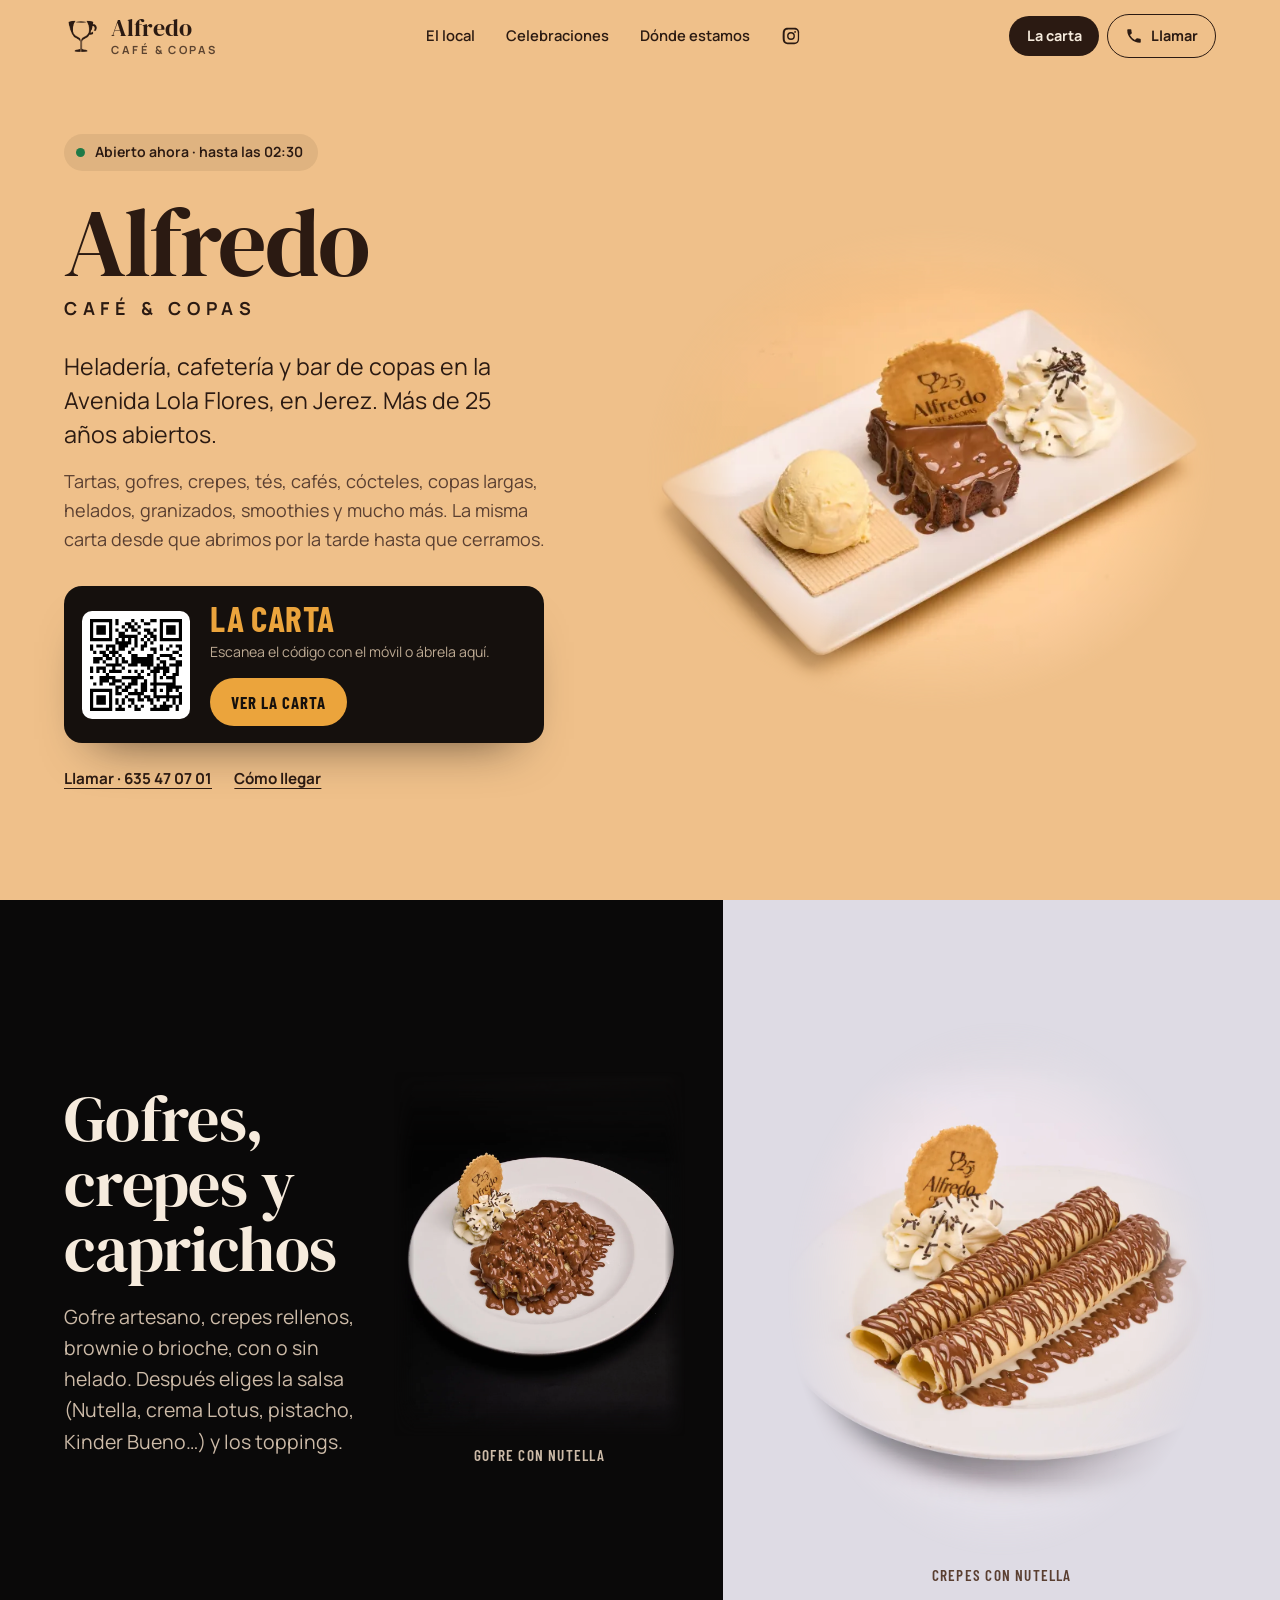
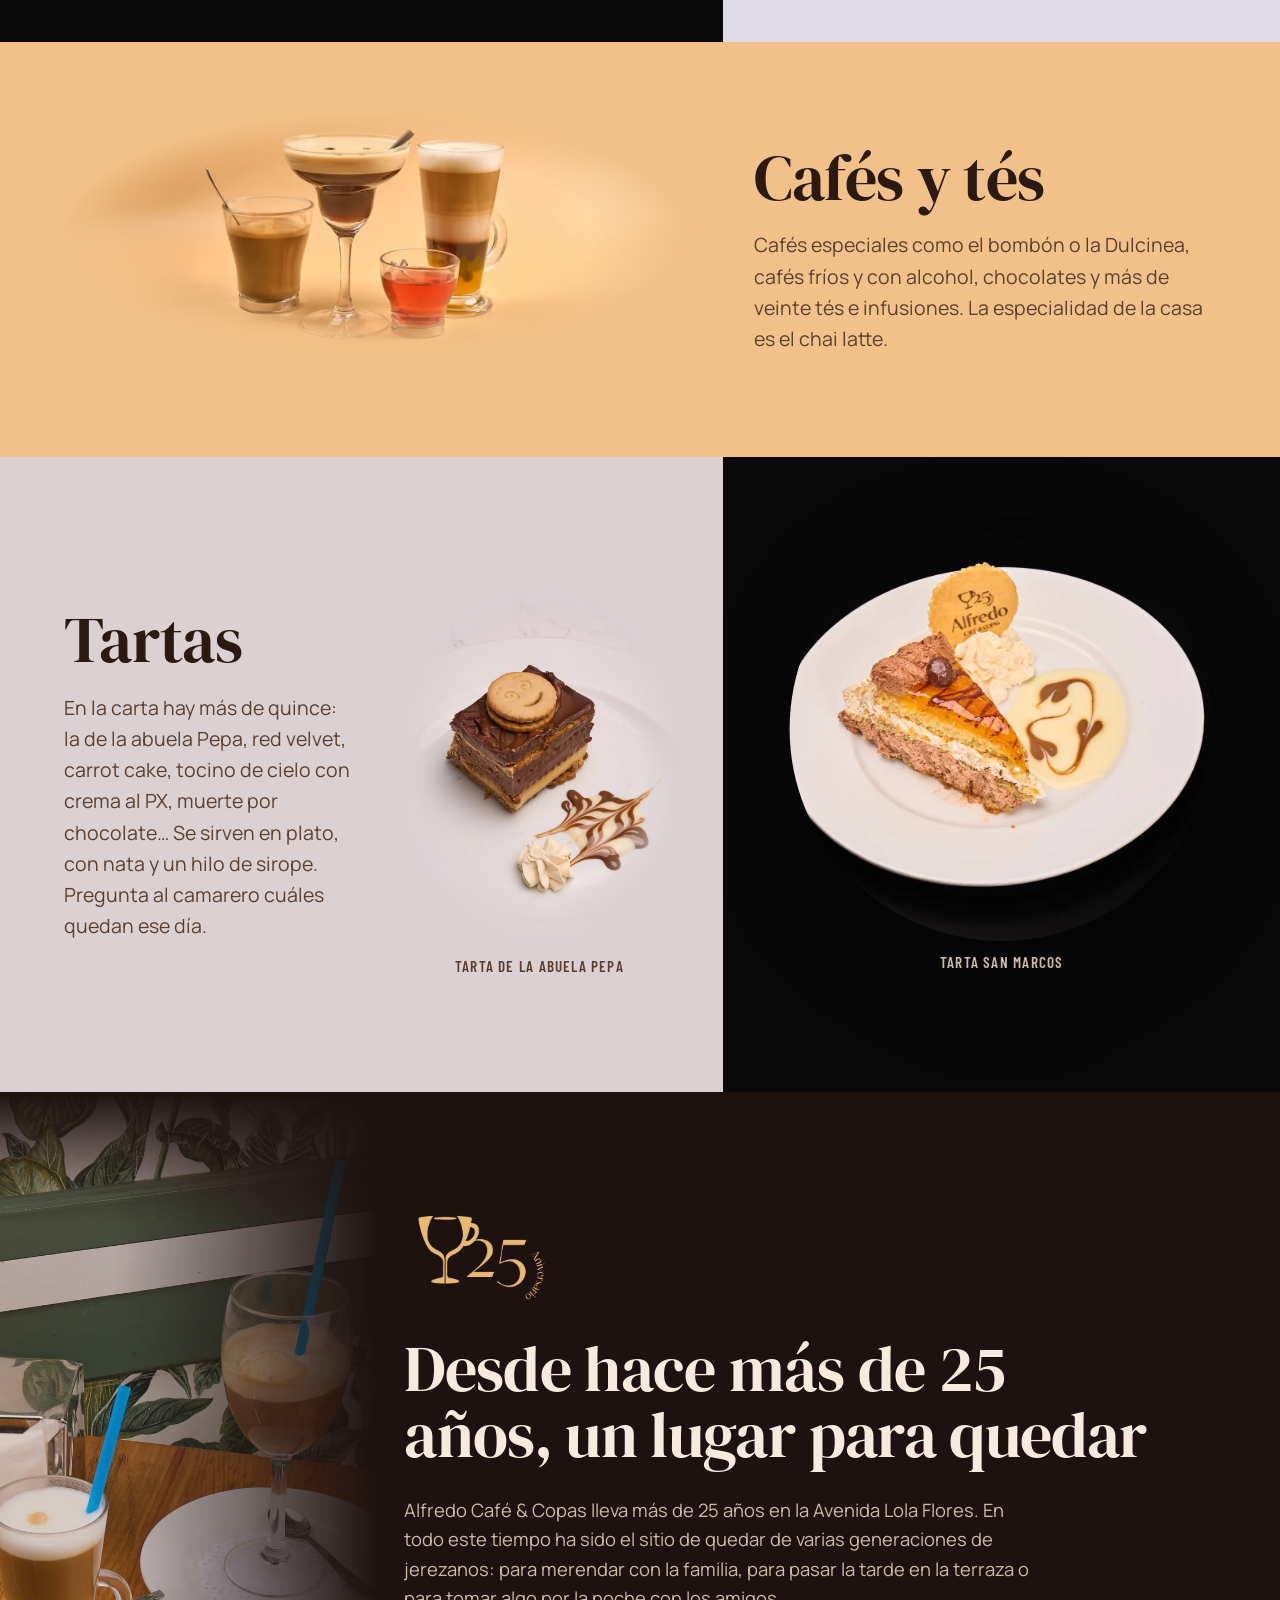
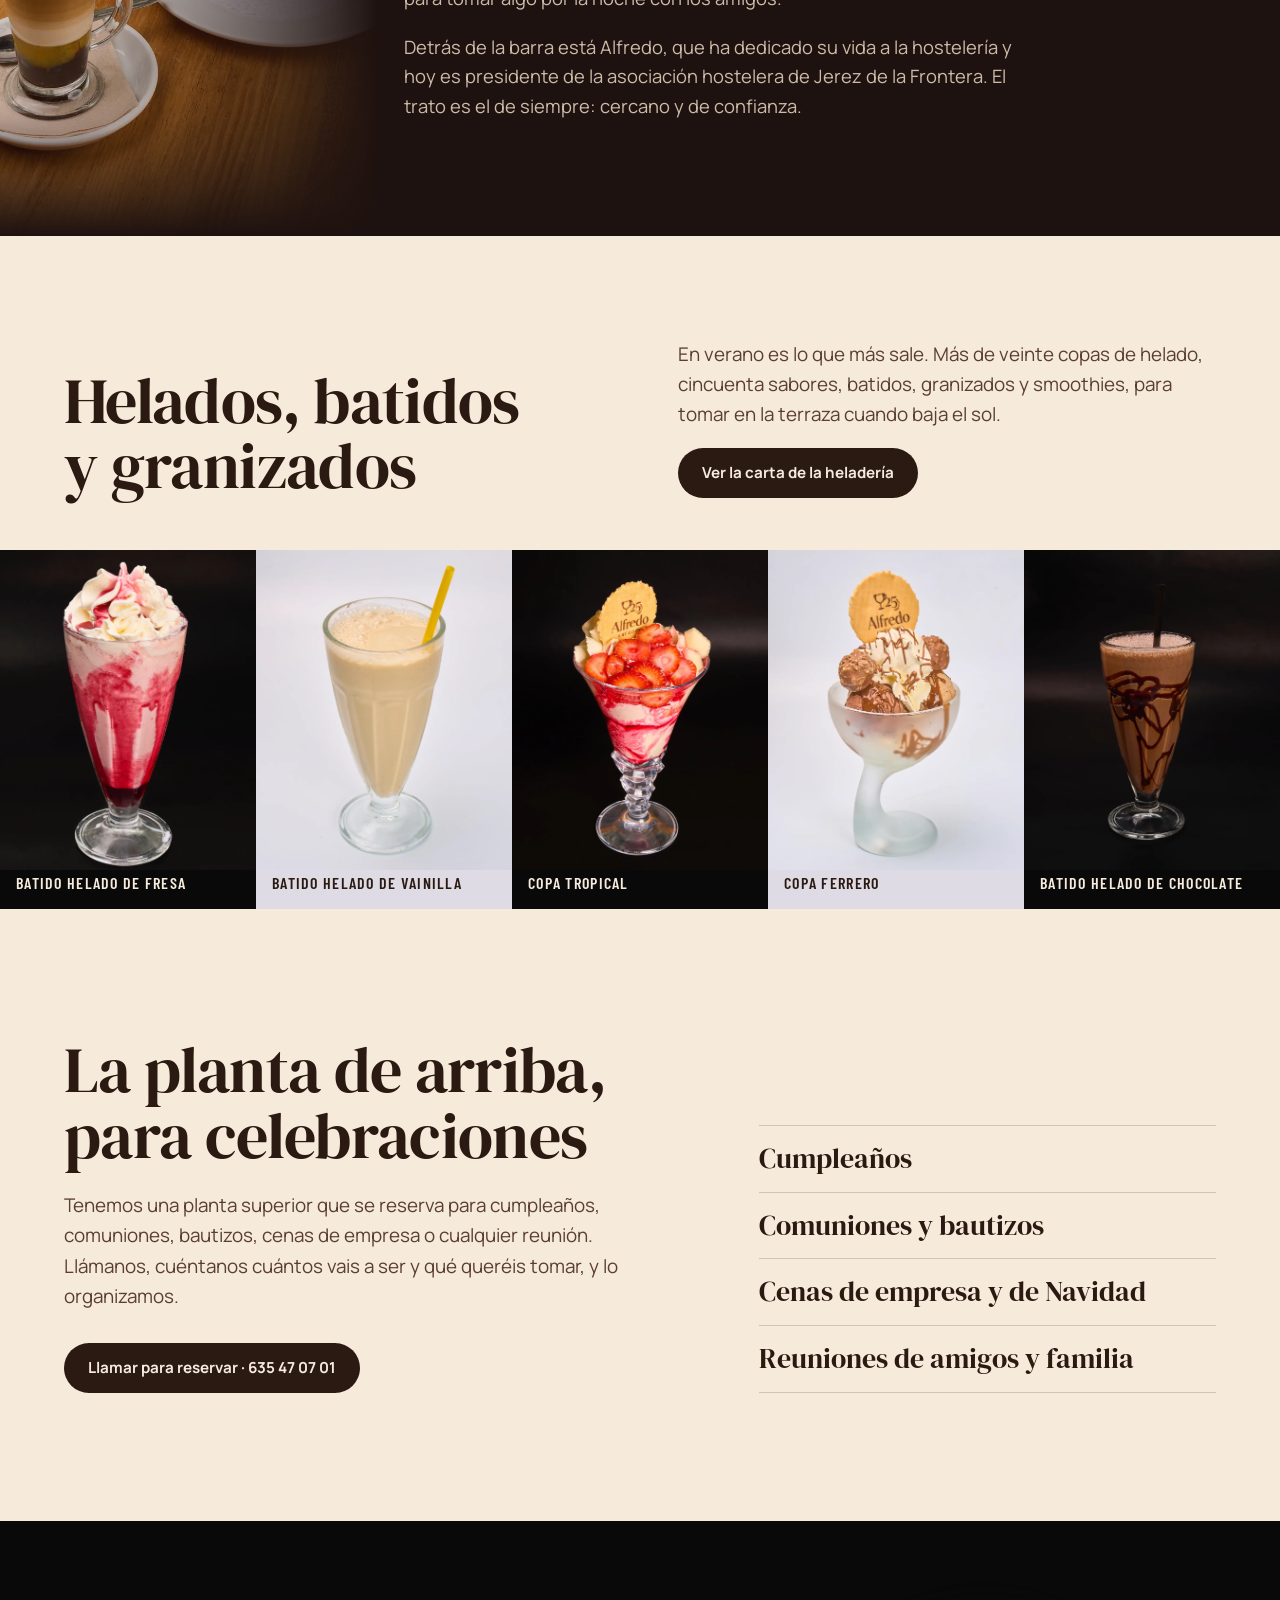
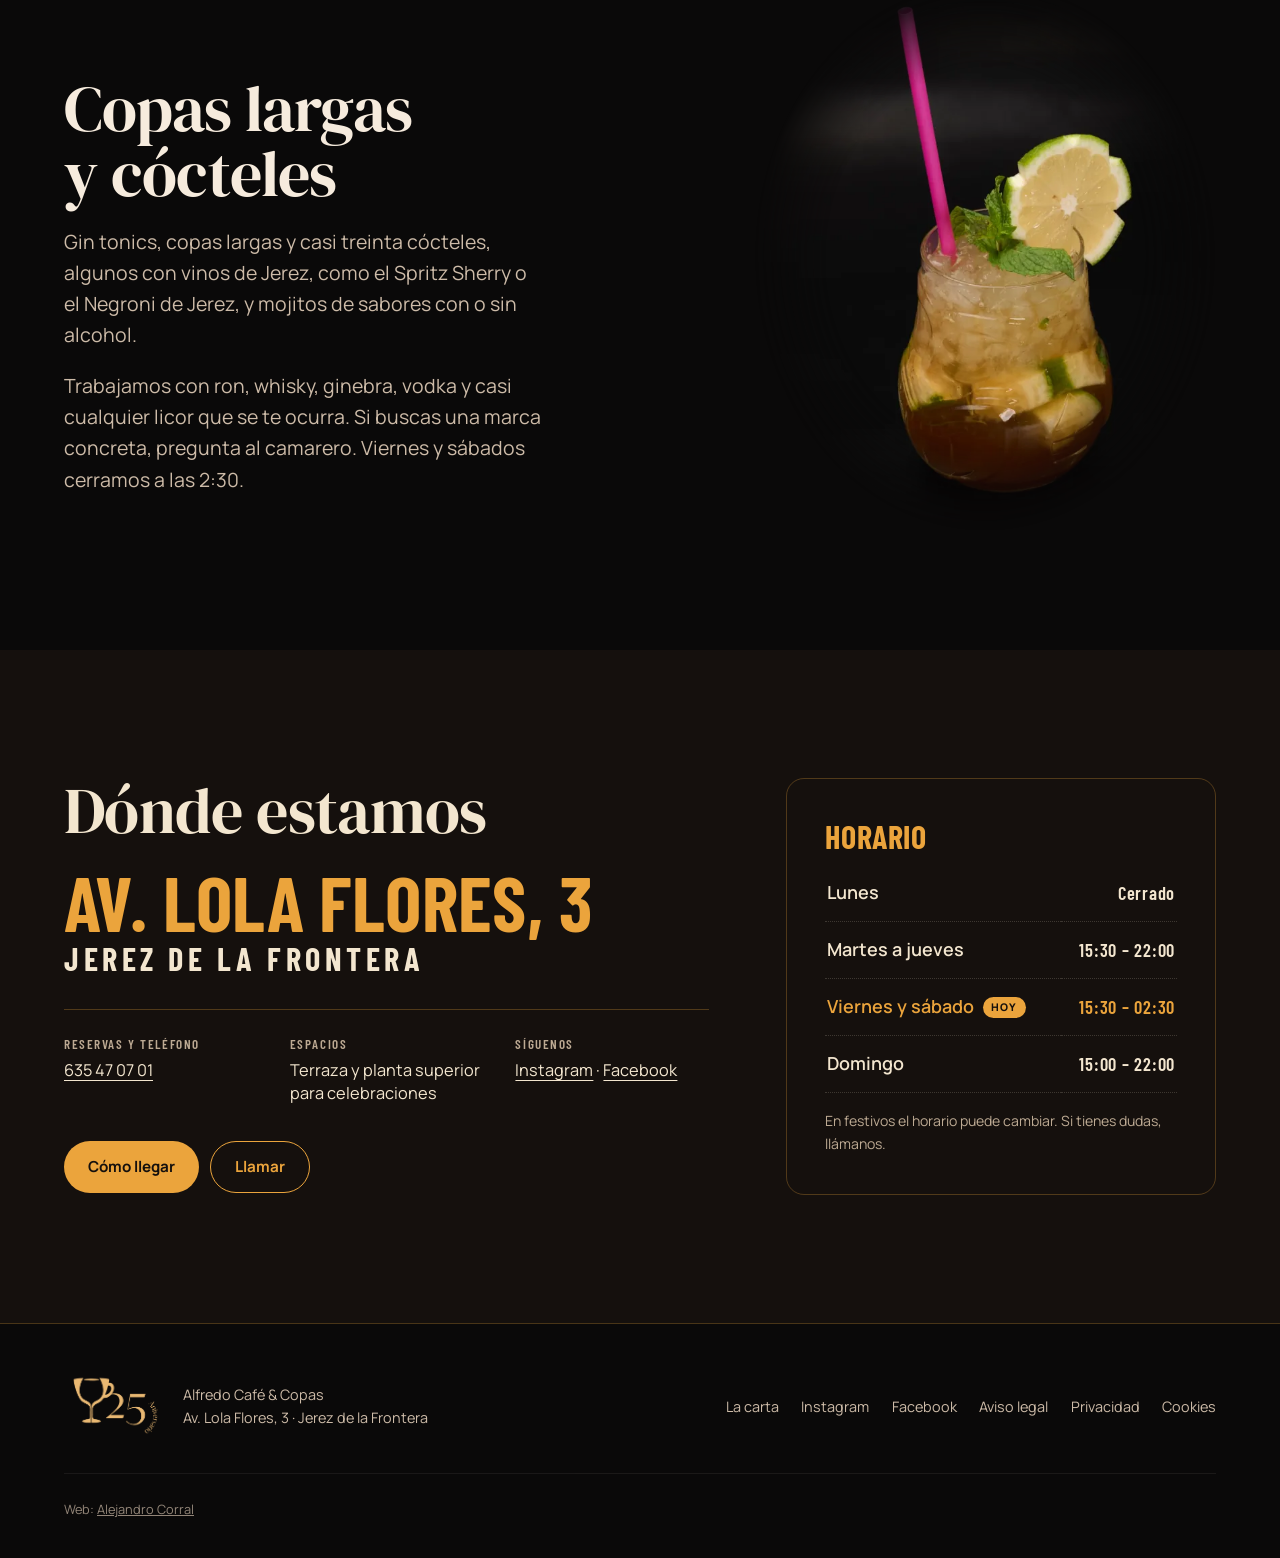
<file: index.html>
<!doctype html>
<html lang="es" class="no-js">
<head>
  <meta charset="utf-8" />
  <meta name="robots" content="noindex, nofollow" />
  <meta name="viewport" content="width=device-width, initial-scale=1" />
  <title>Alfredo Café &amp; Copas · Heladería, cafetería y copas en Jerez</title>
  <meta name="description" content="Heladería, cafetería y bar de copas en la Avenida Lola Flores, en Jerez: 50 sabores de helado, tartas, gofres, crepes, cafés, tés, cócteles y copas. Con terraza y planta para celebraciones." />
  <meta name="theme-color" content="#EFC08A" />

  <meta property="og:type" content="website" />
  <meta property="og:locale" content="es_ES" />
  <meta property="og:title" content="Alfredo Café &amp; Copas · Heladería, cafetería y copas en Jerez" />
  <meta property="og:description" content="Heladería, cafetería y bar de copas en la Avenida Lola Flores, en Jerez. 50 sabores de helado, tartas, cócteles y copas." />
  <meta property="og:url" content="https://alejandrocorral509.github.io/alfredo-cafe-copas/" />
  <meta property="og:image" content="https://alejandrocorral509.github.io/alfredo-cafe-copas/assets/img/compartir.jpg" />
  <meta property="og:image:width" content="1200" />
  <meta property="og:image:height" content="630" />
  <meta property="og:image:alt" content="Alfredo Café &amp; Copas, Av. Lola Flores 3, Jerez" />
  <meta name="twitter:card" content="summary_large_image" />
  <link rel="canonical" href="https://alejandrocorral509.github.io/alfredo-cafe-copas/" />

  <link rel="icon" type="image/png" sizes="32x32" href="assets/img/favicon-32.png" />
  <link rel="icon" type="image/png" sizes="64x64" href="assets/img/favicon.png" />
  <link rel="icon" type="image/png" sizes="192x192" href="assets/img/favicon-192.png" />
  <link rel="apple-touch-icon" href="assets/img/apple-touch-icon.png" />
  <link rel="preload" href="assets/fonts/dm-serif-display.woff2" as="font" type="font/woff2" crossorigin />
  <link rel="preload" href="assets/fonts/manrope.woff2" as="font" type="font/woff2" crossorigin />
  <link rel="stylesheet" href="styles.css?v=20261019c" />

  <script type="application/ld+json">
  {
    "@context": "https://schema.org",
    "@type": ["CafeOrCoffeeShop", "IceCreamShop", "BarOrPub"],
    "description": "Heladería, cafetería y bar de copas en la Avenida Lola Flores, en Jerez de la Frontera.",
    "name": "Alfredo Café & Copas",
    "url": "https://alejandrocorral509.github.io/alfredo-cafe-copas/",
    "image": "https://alejandrocorral509.github.io/alfredo-cafe-copas/assets/img/compartir.jpg",
    "priceRange": "€",
    "telephone": "+34635470701",
    "sameAs": ["https://www.instagram.com/alfredocafecopasjerez/", "https://www.facebook.com/alfredocafecopasjerez/"],
    "servesCuisine": ["Helados", "Café", "Tartas", "Cócteles"],
    "hasMenu": "https://alejandrocorral509.github.io/alfredo-cafe-copas/carta.html",
    "address": {
      "@type": "PostalAddress",
      "streetAddress": "Avenida Lola Flores, 3",
      "addressLocality": "Jerez de la Frontera",
      "addressRegion": "Cádiz",
      "addressCountry": "ES"
    },
    "openingHoursSpecification": [
      { "@type": "OpeningHoursSpecification", "dayOfWeek": ["Tuesday", "Wednesday", "Thursday"], "opens": "15:30", "closes": "22:00" },
      { "@type": "OpeningHoursSpecification", "dayOfWeek": ["Friday", "Saturday"], "opens": "15:30", "closes": "02:30" },
      { "@type": "OpeningHoursSpecification", "dayOfWeek": "Sunday", "opens": "15:00", "closes": "22:00" }
    ]
  }
  </script>

  <script defer src="lib/qrcode.js?v=20261019c"></script>
  <script defer src="qr.js?v=20261019c"></script>
  <script defer src="main.js?v=20261019c"></script>
</head>
<body>
  <a class="skip" href="#contenido">Saltar al contenido</a>

  <header class="nav" data-nav>
    <a class="brand" href="#top" aria-label="Alfredo Café &amp; Copas, inicio">
      <span class="brand-mark" aria-hidden="true"></span>
      <span class="brand-text">
        <span class="brand-name">Alfredo</span>
        <span class="brand-sub">Café &amp; Copas</span>
      </span>
    </a>
    <nav class="nav-links" aria-label="Secciones">
      <a href="#el-local">El local</a>
      <a href="#celebraciones">Celebraciones</a>
      <a href="#donde-estamos">Dónde estamos</a>
      <a class="nav-ig" href="https://www.instagram.com/alfredocafecopasjerez/" target="_blank" rel="noopener" aria-label="Instagram">
        <svg viewBox="0 0 24 24" aria-hidden="true"><path d="M12 7.3a4.7 4.7 0 1 0 0 9.4 4.7 4.7 0 0 0 0-9.4Zm0 7.7a3 3 0 1 1 0-6 3 3 0 0 1 0 6Zm6-7.9a1.1 1.1 0 1 1-2.2 0 1.1 1.1 0 0 1 2.2 0ZM21.9 8c-.1-1.6-.4-3-1.6-4.2C19.1 2.6 17.6 2.2 16 2.1c-1.6-.1-6.4-.1-8 0-1.6.1-3 .4-4.2 1.6S2.2 6.4 2.1 8c-.1 1.6-.1 6.4 0 8 .1 1.6.4 3 1.6 4.2s2.6 1.5 4.2 1.6c1.6.1 6.4.1 8 0 1.6-.1 3-.4 4.2-1.6 1.2-1.2 1.5-2.6 1.6-4.2.1-1.6.1-6.4 0-8Zm-2.1 9.7a3.3 3.3 0 0 1-1.8 1.8c-1.3.5-4.3.4-5.7.4s-4.4.1-5.7-.4a3.3 3.3 0 0 1-1.8-1.8c-.5-1.3-.4-4.3-.4-5.7s-.1-4.4.4-5.7a3.3 3.3 0 0 1 1.8-1.8c1.3-.5 4.3-.4 5.7-.4s4.4-.1 5.7.4a3.3 3.3 0 0 1 1.8 1.8c.5 1.3.4 4.3.4 5.7s.1 4.4-.4 5.7Z"/></svg>
      </a>
    </nav>
    <div class="nav-actions">
    <a class="nav-carta" href="carta.html">La carta</a>
    <a class="nav-call" href="tel:+34635470701" aria-label="Llamar al 635 47 07 01">
      <svg viewBox="0 0 24 24" aria-hidden="true"><path d="M6.6 10.8a15.1 15.1 0 0 0 6.6 6.6l2.2-2.2c.3-.3.7-.4 1-.2 1.1.4 2.3.6 3.6.6.6 0 1 .4 1 1V20c0 .6-.4 1-1 1A17 17 0 0 1 3 4c0-.6.4-1 1-1h3.5c.6 0 1 .4 1 1 0 1.3.2 2.5.6 3.6.1.3 0 .7-.2 1l-2.3 2.2Z"/></svg>
      <span>Llamar</span>
    </a>
    </div>
  </header>

  <main id="top">
    <!-- PORTADA -->
    <section class="hero" data-theme="light">
      <div class="hero-text">
        <p class="status" data-status>
          <span class="status-dot" aria-hidden="true"></span>
          <span data-status-text>Av. Lola Flores, 3 · Jerez</span>
        </p>
        <h1 class="hero-title">Alfredo<span>Café &amp; Copas</span></h1>
        <p class="hero-lead">Heladería, cafetería y bar de copas en la Avenida Lola Flores, en Jerez. Más de 25 años abiertos.</p>
        <p class="hero-list">Tartas, gofres, crepes, tés, cafés, cócteles, copas largas, helados, granizados, smoothies y mucho más. La misma carta desde que abrimos por la tarde hasta que cerramos.</p>
        <div class="hero-carta">
          <div class="hero-carta-qr" data-qr></div>
          <div class="hero-carta-body">
            <p class="hero-carta-title">La carta</p>
            <p class="hero-carta-hint">Escanea el código con el móvil o ábrela aquí.</p>
            <a class="btn btn-dark btn-carta" href="carta.html">Ver la carta</a>
          </div>
        </div>
        <p class="hero-links">
          <a href="tel:+34635470701">Llamar · 635 47 07 01</a>
          <a href="https://www.google.com/maps/search/?api=1&amp;query=Alfredo%20Caf%C3%A9%20%26%20Copas%2C%20Avenida%20Lola%20Flores%203%2C%20Jerez%20de%20la%20Frontera" target="_blank" rel="noopener">Cómo llegar</a>
        </p>
      </div>
      <div class="hero-media">
        <img class="feather" src="assets/img/brownie-helado.webp" alt="Brownie con chocolate, bola de helado y nata, con el barquillo de Alfredo" width="721" height="616" fetchpriority="high" />
      </div>
    </section>

    <div id="contenido"></div>

    <!-- CAPRICHOS · gofre sobre negro | crepes sobre blanco -->
    <section class="split" data-theme="dark">
      <div class="split-panel split-panel--lead split--black">
        <div class="row-text reveal">
          <h2>Gofres, crepes y caprichos</h2>
          <p>Gofre artesano, crepes rellenos, brownie o brioche, con o sin helado. Después eliges la salsa (Nutella, crema Lotus, pistacho, Kinder Bueno…) y los toppings.</p>
        </div>
        <figure class="split-fig" data-drift>
          <img class="soft-edge split-img" src="assets/img/gofre-nutella.webp" alt="Gofre cubierto de Nutella con nata y barquillo de Alfredo" width="1080" height="1350" loading="lazy" />
          <figcaption>Gofre con Nutella</figcaption>
        </figure>
      </div>
      <div class="split-panel split--white" data-theme="light">
        <figure class="split-fig" data-drift>
          <img class="feather split-img" src="assets/img/crepes-chocolate.webp" alt="Dos crepes enrollados con Nutella, nata y barquillo de Alfredo" width="1080" height="1350" loading="lazy" />
          <figcaption>Crepes con Nutella</figcaption>
        </figure>
      </div>
    </section>

    <!-- CAFÉS Y TÉS · fondo melocotón -->
    <section class="row row--peach" data-theme="light">
      <div class="row-media row-media--wide" data-drift>
        <img class="feather row-main" src="assets/img/cafes.webp" alt="Café con leche, café en copa, latte en vaso alto y té" width="1500" height="563" loading="lazy" />
      </div>
      <div class="row-text reveal">
        <h2>Cafés y tés</h2>
        <p>Cafés especiales como el bombón o la Dulcinea, cafés fríos y con alcohol, chocolates y más de veinte tés e infusiones. La especialidad de la casa es el chai latte.</p>
      </div>
    </section>

    <!-- TARTAS · mármol | negro -->
    <section class="split" data-theme="light">
      <div class="split-panel split-panel--lead split--marble">
        <div class="row-text reveal">
          <h2>Tartas</h2>
          <p>En la carta hay más de quince: la de la abuela Pepa, red velvet, carrot cake, tocino de cielo con crema al PX, muerte por chocolate… Se sirven en plato, con nata y un hilo de sirope. Pregunta al camarero cuáles quedan ese día.</p>
        </div>
        <figure class="split-fig" data-drift>
          <img class="feather split-img" src="assets/img/tarta-galleta.webp" alt="Porción de la tarta de la abuela Pepa con nata" width="1080" height="1350" loading="lazy" />
          <figcaption>Tarta de la abuela Pepa</figcaption>
        </figure>
      </div>
      <div class="split-panel split--black" data-theme="dark">
        <figure class="split-fig" data-drift>
          <img class="plate-cut split-img" src="assets/img/tarta-capas.webp" alt="Porción de tarta San Marcos con barquillo de Alfredo y nata" width="1080" height="1350" loading="lazy" />
          <figcaption>Tarta San Marcos</figcaption>
        </figure>
      </div>
    </section>

    <!-- EL LOCAL -->
    <section class="place" id="el-local" data-theme="dark">
      <div class="place-photo">
        <img src="assets/img/terraza-cafe.webp" alt="Mesa de la terraza de Alfredo con un café en vaso alto y un café con hielo" width="1080" height="1350" loading="lazy" />
      </div>
      <div class="place-text reveal">
        <div class="place-logo" aria-hidden="true"></div>
        <h2>Desde hace más de 25 años, un lugar para quedar</h2>
        <p>Alfredo Café &amp; Copas lleva más de 25 años en la Avenida Lola Flores. En todo este tiempo ha sido el sitio de quedar de varias generaciones de jerezanos: para merendar con la familia, para pasar la tarde en la terraza o para tomar algo por la noche con los amigos.</p>
        <p>Detrás de la barra está Alfredo, que ha dedicado su vida a la hostelería y hoy es presidente de la asociación hostelera de Jerez de la Frontera. El trato es el de siempre: cercano y de confianza.</p>
      </div>
    </section>

    <!-- HELADOS Y BATIDOS · vitrina -->
    <section class="vitrina" data-theme="light" aria-labelledby="vitrina-title">
      <div class="vitrina-head reveal">
        <h2 id="vitrina-title">Helados, batidos y granizados</h2>
        <div>
          <p>En verano es lo que más sale. Más de veinte copas de helado, cincuenta sabores, batidos, granizados y smoothies, para tomar en la terraza cuando baja el sol.</p>
          <a class="btn btn-dark vitrina-link" href="carta.html#heladeria">Ver la carta de la heladería</a>
        </div>
      </div>
      <ul class="vitrina-row">
        <li class="vitrina-item vitrina--black"><div class="vitrina-photo"><img src="assets/img/batido-fresa.webp" alt="Batido helado de fresa con nata" width="1080" height="1350" loading="lazy" /></div><span>Batido helado de fresa</span></li>
        <li class="vitrina-item vitrina--white"><div class="vitrina-photo"><img src="assets/img/batido-vainilla.webp" alt="Batido helado de vainilla con pajita" width="1080" height="1350" loading="lazy" /></div><span>Batido helado de vainilla</span></li>
        <li class="vitrina-item vitrina--black"><div class="vitrina-photo"><img src="assets/img/copa-fresas.webp" alt="Copa tropical con fresas, fruta, nata y barquillo de Alfredo" width="1080" height="1350" loading="lazy" /></div><span>Copa tropical</span></li>
        <li class="vitrina-item vitrina--white"><div class="vitrina-photo"><img src="assets/img/copa-bombones.webp" alt="Copa Ferrero con bombones, nata y barquillo de Alfredo" width="1080" height="1350" loading="lazy" /></div><span>Copa Ferrero</span></li>
        <li class="vitrina-item vitrina--black"><div class="vitrina-photo"><img src="assets/img/batido-chocolate.webp" alt="Batido helado de chocolate con sirope" width="1080" height="1350" loading="lazy" /></div><span>Batido helado de chocolate</span></li>
      </ul>
    </section>

    <!-- CELEBRACIONES -->
    <section class="events" id="celebraciones" data-theme="light">
      <div class="events-text reveal">
        <h2>La planta de arriba, para celebraciones</h2>
        <p>Tenemos una planta superior que se reserva para cumpleaños, comuniones, bautizos, cenas de empresa o cualquier reunión. Llámanos, cuéntanos cuántos vais a ser y qué queréis tomar, y lo organizamos.</p>
        <a class="btn btn-dark" href="tel:+34635470701">Llamar para reservar · 635 47 07 01</a>
      </div>
      <ul class="events-list reveal" aria-label="Celebraciones habituales">
        <li>Cumpleaños</li>
        <li>Comuniones y bautizos</li>
        <li>Cenas de empresa y de Navidad</li>
        <li>Reuniones de amigos y familia</li>
      </ul>
    </section>

    <!-- COPAS · fondo negro, mojito a la derecha -->
    <section class="row row--black row--flip" data-theme="dark">
      <div class="row-media" data-drift>
        <img class="feather row-main row-main--drink" src="assets/img/mojito.webp" alt="Mojito con hielo picado, hierbabuena y lima" width="682" height="815" loading="lazy" />
      </div>
      <div class="row-text reveal">
        <h2>Copas largas y cócteles</h2>
        <p>Gin tonics, copas largas y casi treinta cócteles, algunos con vinos de Jerez, como el Spritz Sherry o el Negroni de Jerez, y mojitos de sabores con o sin alcohol.</p>
        <p>Trabajamos con ron, whisky, ginebra, vodka y casi cualquier licor que se te ocurra. Si buscas una marca concreta, pregunta al camarero. Viernes y sábados cerramos a las 2:30.</p>
      </div>
    </section>

    <!-- DÓNDE ESTAMOS -->
    <section class="visit" id="donde-estamos" data-theme="dark" aria-labelledby="visit-title">
      <div class="visit-main">
        <h2 id="visit-title">Dónde estamos</h2>
        <p class="visit-address">Av. Lola Flores, 3<span>Jerez de la Frontera</span></p>
        <dl class="visit-facts">
          <div><dt>Reservas y teléfono</dt><dd><a href="tel:+34635470701">635 47 07 01</a></dd></div>
          <div><dt>Espacios</dt><dd>Terraza y planta superior para celebraciones</dd></div>
          <div><dt>Síguenos</dt><dd><a href="https://www.instagram.com/alfredocafecopasjerez/" target="_blank" rel="noopener">Instagram</a> · <a href="https://www.facebook.com/alfredocafecopasjerez/" target="_blank" rel="noopener">Facebook</a></dd></div>
        </dl>
        <div class="visit-actions">
          <a class="btn btn-gold" href="https://www.google.com/maps/search/?api=1&amp;query=Alfredo%20Caf%C3%A9%20%26%20Copas%2C%20Avenida%20Lola%20Flores%203%2C%20Jerez%20de%20la%20Frontera" target="_blank" rel="noopener">Cómo llegar</a>
          <a class="btn btn-line-gold" href="tel:+34635470701">Llamar</a>
        </div>
      </div>
      <div class="hours">
        <h3>Horario</h3>
        <table>
          <tbody data-hours>
            <tr data-days="1"><th scope="row">Lunes</th><td>Cerrado</td></tr>
            <tr data-days="2 3 4"><th scope="row">Martes a jueves</th><td>15:30 – 22:00</td></tr>
            <tr data-days="5 6"><th scope="row">Viernes y sábado</th><td>15:30 – 02:30</td></tr>
            <tr data-days="0"><th scope="row">Domingo</th><td>15:00 – 22:00</td></tr>
          </tbody>
        </table>
        <p class="hours-note" data-status-full>En festivos el horario puede cambiar. Si tienes dudas, llámanos.</p>
      </div>
    </section>
  </main>

  <footer class="footer" data-theme="dark">
    <div class="footer-brand">
      <span class="footer-logo" aria-hidden="true"></span>
      <p>Alfredo Café &amp; Copas<br />Av. Lola Flores, 3 · Jerez de la Frontera</p>
    </div>
    <nav class="footer-links" aria-label="Enlaces">
      <a href="carta.html">La carta</a>
      <a href="https://www.instagram.com/alfredocafecopasjerez/" target="_blank" rel="noopener">Instagram</a>
      <a href="https://www.facebook.com/alfredocafecopasjerez/" target="_blank" rel="noopener">Facebook</a>
      <a href="legal/index.html#aviso-legal">Aviso legal</a>
      <a href="legal/index.html#privacidad">Privacidad</a>
      <a href="legal/index.html#cookies">Cookies</a>
    </nav>
    <p class="footer-credit">Web: <a href="#" data-todo="web-alejandro">Alejandro Corral</a></p>
  </footer>
</body>
</html>
</file>
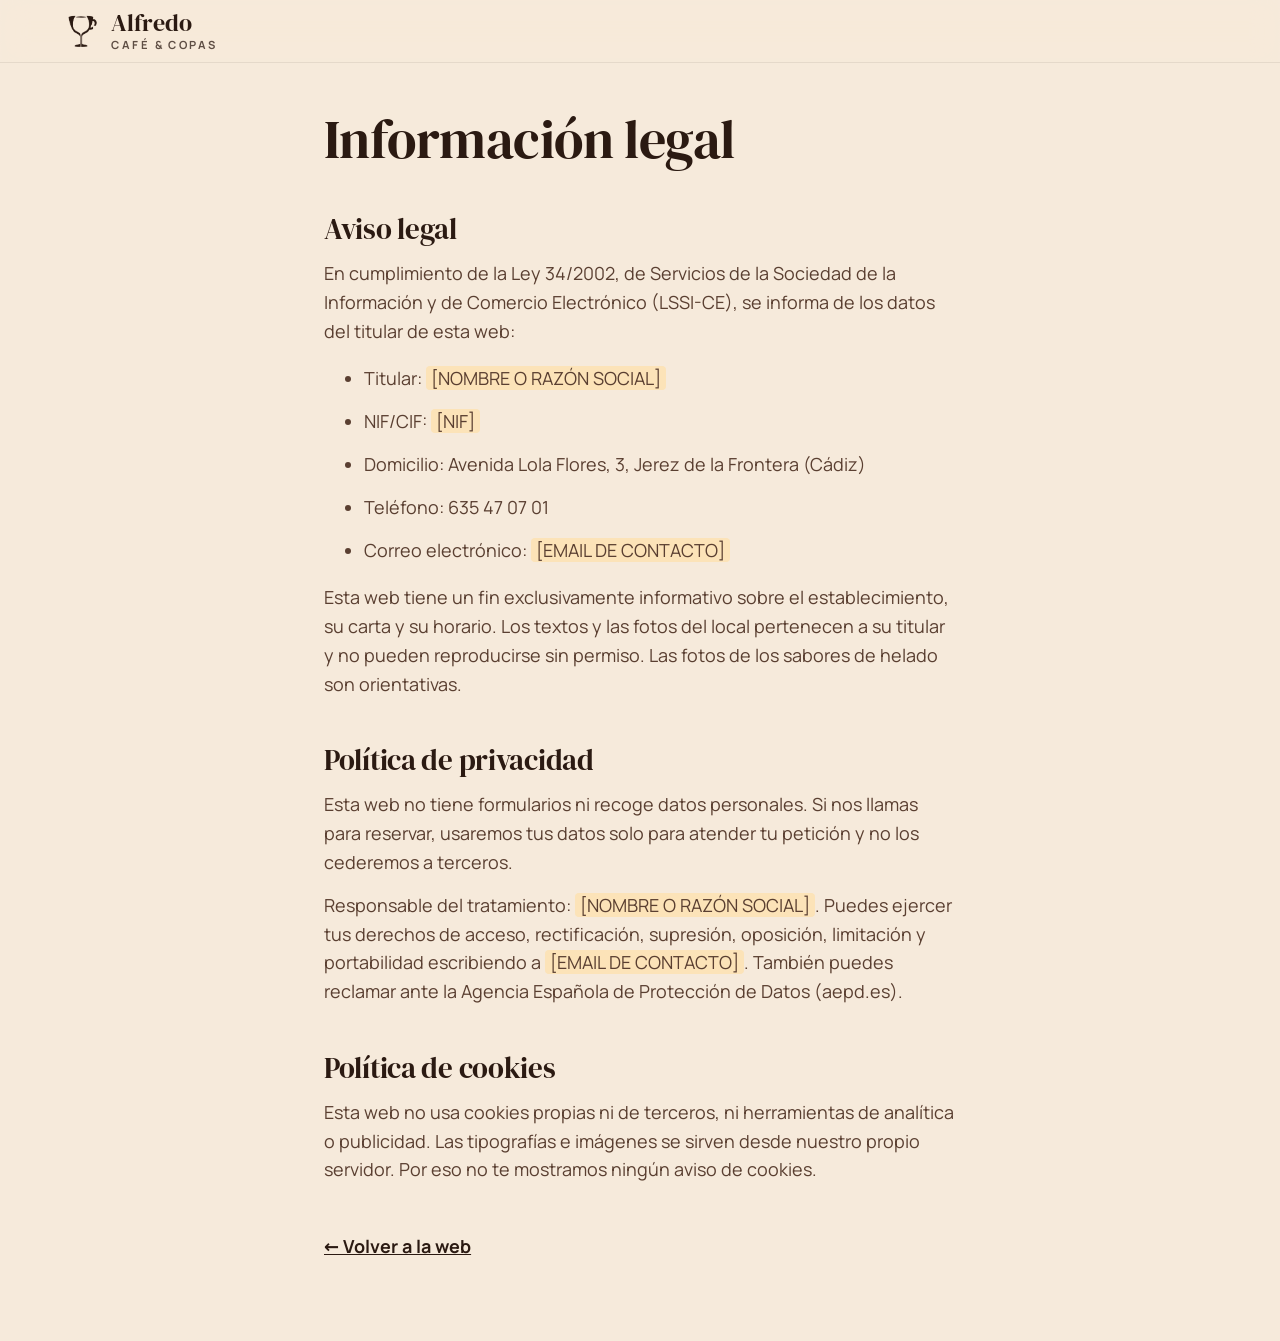
<file: legal/index.html>
<!doctype html>
<html lang="es">
<head>
  <meta charset="utf-8" />
  <meta name="viewport" content="width=device-width, initial-scale=1" />
  <title>Información legal · Alfredo Café &amp; Copas</title>
  <meta name="robots" content="noindex" />
  <link rel="icon" type="image/png" sizes="32x32" href="../assets/img/favicon-32.png" />
  <link rel="icon" type="image/png" sizes="64x64" href="../assets/img/favicon.png" />
  <link rel="icon" type="image/png" sizes="192x192" href="../assets/img/favicon-192.png" />
  <link rel="stylesheet" href="../styles.css?v=20261019c" />
  <style>
    .legal { max-width: 760px; margin: 0 auto; padding: 7rem var(--gutter) 5rem; }
    .legal h1 { font-size: clamp(2.2rem, 5vw, 3.4rem); }
    .legal h2 { font-size: 1.8rem; margin-top: 3rem; scroll-margin-top: 90px; }
    .legal p, .legal li { margin-top: .9rem; color: var(--espresso-2); }
    .legal .todo { background: #FCE3B8; padding: 0 .3rem; border-radius: 4px; }
    .legal-back { display: inline-block; margin-top: 3rem; font-weight: 700; }
  </style>
</head>
<body>
  <header class="nav is-solid">
    <a class="brand" href="../index.html" aria-label="Volver a Alfredo Café &amp; Copas">
      <span class="brand-mark" aria-hidden="true"></span>
      <span class="brand-text"><span class="brand-name">Alfredo</span><span class="brand-sub">Café &amp; Copas</span></span>
    </a>
  </header>

  <main class="legal">
    <h1>Información legal</h1>

    <h2 id="aviso-legal">Aviso legal</h2>
    <p>En cumplimiento de la Ley 34/2002, de Servicios de la Sociedad de la Información y de Comercio Electrónico (LSSI-CE), se informa de los datos del titular de esta web:</p>
    <ul>
      <li>Titular: <span class="todo">[NOMBRE O RAZÓN SOCIAL]</span></li>
      <li>NIF/CIF: <span class="todo">[NIF]</span></li>
      <li>Domicilio: Avenida Lola Flores, 3, Jerez de la Frontera (Cádiz)</li>
      <li>Teléfono: 635 47 07 01</li>
      <li>Correo electrónico: <span class="todo">[EMAIL DE CONTACTO]</span></li>
    </ul>
    <p>Esta web tiene un fin exclusivamente informativo sobre el establecimiento, su carta y su horario. Los textos y las fotos del local pertenecen a su titular y no pueden reproducirse sin permiso. Las fotos de los sabores de helado son orientativas.</p>

    <h2 id="privacidad">Política de privacidad</h2>
    <p>Esta web no tiene formularios ni recoge datos personales. Si nos llamas para reservar, usaremos tus datos solo para atender tu petición y no los cederemos a terceros.</p>
    <p>Responsable del tratamiento: <span class="todo">[NOMBRE O RAZÓN SOCIAL]</span>. Puedes ejercer tus derechos de acceso, rectificación, supresión, oposición, limitación y portabilidad escribiendo a <span class="todo">[EMAIL DE CONTACTO]</span>. También puedes reclamar ante la Agencia Española de Protección de Datos (aepd.es).</p>

    <h2 id="cookies">Política de cookies</h2>
    <p>Esta web no usa cookies propias ni de terceros, ni herramientas de analítica o publicidad. Las tipografías e imágenes se sirven desde nuestro propio servidor. Por eso no te mostramos ningún aviso de cookies.</p>

    <a class="legal-back" href="../index.html">← Volver a la web</a>
  </main>
</body>
</html>
</file>
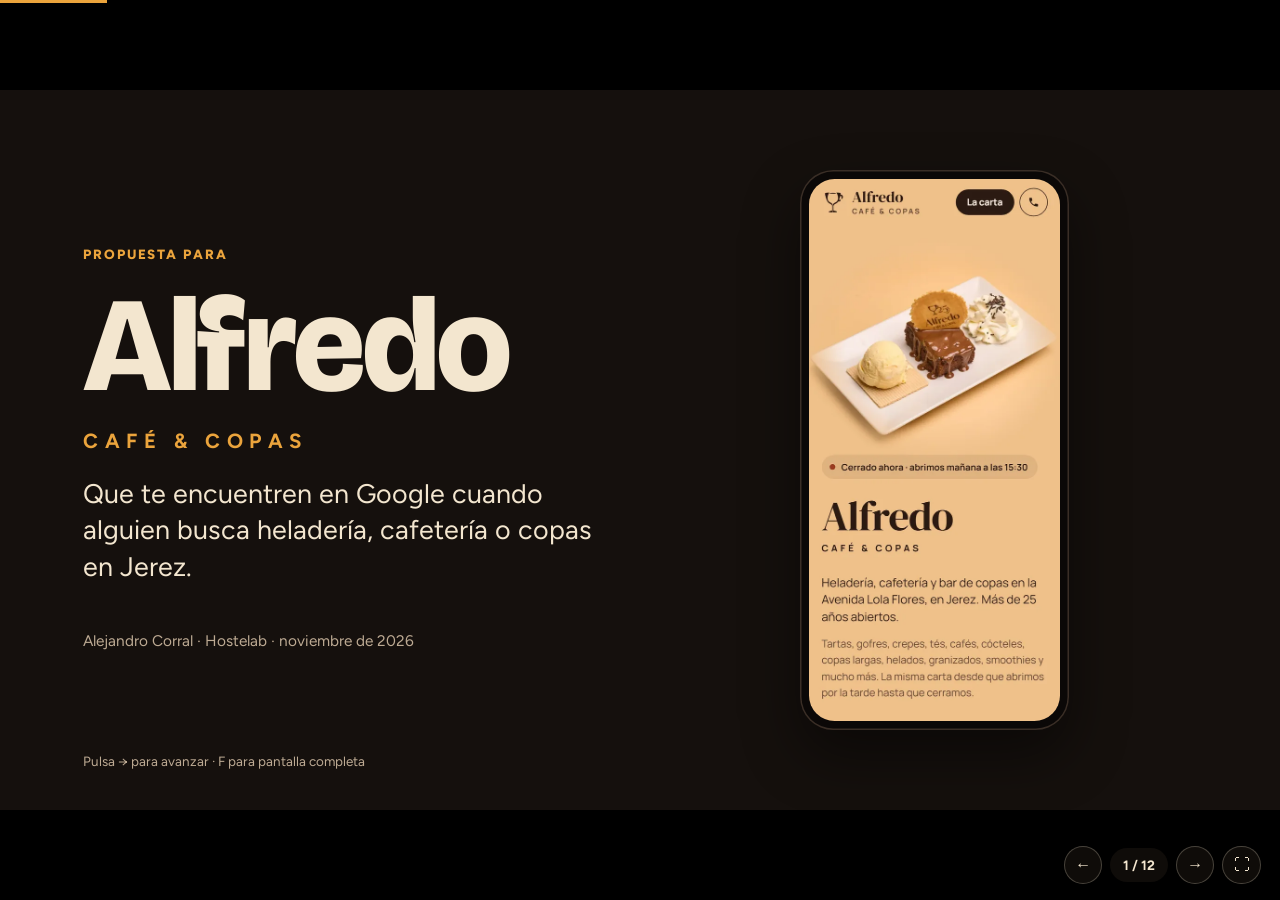
<file: propuesta/index.html>
<!doctype html>
<html lang="es">
<head>
  <meta charset="utf-8" />
  <meta name="viewport" content="width=device-width, initial-scale=1" />
  <title>Propuesta para Alfredo Café &amp; Copas</title>
  <meta name="robots" content="noindex, nofollow" />
  <meta name="theme-color" content="#15100D" />
  <link rel="icon" type="image/png" sizes="32x32" href="../assets/img/favicon-32.png" />
  <link rel="preconnect" href="https://fonts.googleapis.com" />
  <link rel="preconnect" href="https://fonts.gstatic.com" crossorigin />
  <link rel="stylesheet" href="https://fonts.googleapis.com/css2?family=Bricolage+Grotesque:opsz,wght@12..96,500;12..96,700;12..96,800&family=Figtree:wght@400;500;700;800&display=swap" />
  <style>
    /* Presentación horizontal (16:9) para enseñarla en el portátil.
       Flechas ← →, espacio o clic para avanzar; F para pantalla completa.
       En el móvil (pantalla estrecha) las diapositivas se ven una debajo de otra. */
    :root {
      --ff-head: "Bricolage Grotesque", system-ui, sans-serif; --ff-body: "Figtree", system-ui, sans-serif;
      --noche: #15100D; --noche-2: #221A15; --tinta: #F3E6CF; --gris: #BDAA93; --oro: #EBA43C;
      --melocoton: #EEB97F; --nata: #F6EBDD; --espresso: #2A1B14; --verde: #2F7247; --rojo: #C2452D;
      --marron: #553826; --marron-k: #6A3606;
      /* unidad que escala con la diapositiva 16:9 */
      --u: min(1vw, 1.7778vh);
    }
    * { box-sizing: border-box; }
    html, body { margin: 0; height: 100%; background: #000; }
    body { color: var(--tinta); font: 400 calc(var(--u) * 1.55)/1.45 var(--ff-body); -webkit-font-smoothing: antialiased; overflow: hidden; }
    h1, h2, h3, p, ul, ol { margin: 0; }
    h1, h2 { font-family: var(--ff-head); font-weight: 800; line-height: 1; letter-spacing: -.025em; text-wrap: balance; }
    h2 { font-size: calc(var(--u) * 4.6); }
    .kicker { font: 800 calc(var(--u) * 1.05)/1 var(--ff-body); letter-spacing: .14em; text-transform: uppercase; color: var(--oro); margin-bottom: calc(var(--u) * 1.4); }
    .lead { font-size: calc(var(--u) * 2.1); line-height: 1.35; margin-top: calc(var(--u) * 1.8); max-width: 30ch; }
    .small { font-size: calc(var(--u) * 1.15); color: var(--gris); margin-top: calc(var(--u) * 1.8); max-width: 52ch; line-height: 1.5; }

    /* ---------- La baraja ---------- */
    .deck { position: fixed; inset: 0; display: grid; place-items: center; }
    .slide {
      position: absolute; width: calc(var(--u) * 100); height: calc(var(--u) * 56.25);
      padding: calc(var(--u) * 5.5) calc(var(--u) * 6.5); background: var(--noche); overflow: hidden;
      display: grid; align-items: center; gap: calc(var(--u) * 5);
      opacity: 0; visibility: hidden; transition: opacity .45s ease, visibility .45s;
    }
    .slide.is-active { opacity: 1; visibility: visible; }
    @media (prefers-reduced-motion: reduce) { .slide { transition: none; } }
    .two { grid-template-columns: minmax(0, 1fr) minmax(0, 1fr); }
    .two-wide { grid-template-columns: minmax(0, .85fr) minmax(0, 1.15fr); }
    .stack { grid-template-rows: auto 1fr auto; align-items: start; }
    .slide--peach { background: var(--melocoton); color: var(--espresso); }
    .slide--nata { background: var(--nata); color: var(--espresso); }
    .slide--peach .kicker, .slide--nata .kicker { color: var(--marron-k); }
    .slide--peach .small, .slide--nata .small { color: var(--marron); }

    .controls { position: fixed; right: 1.2rem; bottom: 1rem; display: flex; align-items: center; gap: .5rem; z-index: 10; font: 700 .85rem var(--ff-body); color: var(--gris); }
    .controls button { background: rgba(21,16,13,.75); color: var(--tinta); border: 1px solid rgba(243,230,207,.25); border-radius: 999px; width: 2.4rem; height: 2.4rem; font-size: 1rem; cursor: pointer; }
    .controls button:hover { border-color: var(--oro); }
    .controls .count { min-width: 3.6rem; text-align: center; background: rgba(21,16,13,.75); color: var(--tinta); border-radius: 999px; padding: .55rem .4rem; }
    .progress { position: fixed; left: 0; top: 0; height: 3px; background: var(--oro); transition: width .3s; z-index: 10; }
    .hint { position: absolute; left: calc(var(--u) * 6.5); bottom: calc(var(--u) * 3); font-size: calc(var(--u) * 1.05); color: var(--gris); }

    /* ---------- 1. Portada ---------- */
    .cover h1 { font-size: calc(var(--u) * 10.5); }
    .cover .sub { font: 700 calc(var(--u) * 1.6) var(--ff-body); letter-spacing: .32em; text-transform: uppercase; margin-top: calc(var(--u) * 1.2); color: var(--oro); }
    .cover .by { margin-top: calc(var(--u) * 3.5); font-size: calc(var(--u) * 1.2); color: var(--gris); }
    .cover-phone { justify-self: center; width: calc(var(--u) * 21); }

    /* Marco de móvil */
    .frame { border-radius: calc(var(--u) * 2.6); padding: calc(var(--u) * .7); background: #0B0807; box-shadow: 0 calc(var(--u) * 2) calc(var(--u) * 4.5) rgba(0,0,0,.45), inset 0 0 0 1.5px #3A2E26; }
    .frame img { display: block; width: 100%; height: auto; border-radius: calc(var(--u) * 2); aspect-ratio: 390 / 844; object-fit: cover; object-position: top; }

    /* ---------- 2. Google Maps ---------- */
    .maps { background: #fff; color: #202124; border-radius: calc(var(--u) * 1.6); padding: calc(var(--u) * .5) 0; box-shadow: 0 calc(var(--u) * 1.8) calc(var(--u) * 4) rgba(0,0,0,.25); font-family: Arial, var(--ff-body), sans-serif; font-size: calc(var(--u) * 1.35); }
    .maps-q { display: flex; gap: .6em; align-items: center; margin: .4em .8em .3em; padding: .7em 1em; border-radius: 999px; background: #F1F3F4; color: #3C4043; }
    .maps-q svg { width: 1.2em; height: 1.2em; flex: none; }
    .maps ol { padding: 0; }
    .maps li { list-style: none; display: grid; grid-template-columns: 2.4em 1fr; gap: .15em .6em; padding: .6em 1.1em; border-top: 1px solid #ECEDEF; }
    .maps .pos { font-weight: 700; color: #5F6368; grid-row: span 2; align-self: center; }
    .maps .name { font-weight: 700; }
    .maps .meta { font-size: .85em; color: #5F6368; }
    .maps .star { color: #E8A100; }
    .maps .gap { text-align: center; color: #5F6368; letter-spacing: .3em; padding: .15em; display: block; grid-column: 1 / -1; }
    .maps .me { background: #FFF4DF; border-top: 2px solid var(--oro); border-bottom: 2px solid var(--oro); }
    .maps .me .pos { color: var(--rojo); font-size: 1.25em; }

    /* ---------- 3. Puestos ---------- */
    .ranks { display: grid; grid-template-columns: repeat(3, minmax(0, 1fr)); gap: calc(var(--u) * 1.8); align-self: center; }
    .rank { background: var(--noche-2); border: 1px solid rgba(235,164,60,.25); border-radius: calc(var(--u) * 1.8); padding: calc(var(--u) * 2.2); }
    .rank .q { font: 800 calc(var(--u) * 1.05) var(--ff-body); letter-spacing: .12em; text-transform: uppercase; color: var(--gris); }
    .rank .big { font: 800 calc(var(--u) * 7)/1 var(--ff-head); color: var(--oro); margin: calc(var(--u) * 1.2) 0 calc(var(--u) * .8); }
    .rank .big.out { font-size: calc(var(--u) * 3.4); line-height: 1.05; }
    .rank p:last-child { color: var(--gris); font-size: calc(var(--u) * 1.3); }

    /* ---------- 4. Por qué ---------- */
    .why { display: grid; gap: calc(var(--u) * 2.2); }
    .why div { display: grid; grid-template-columns: calc(var(--u) * 4) 1fr; gap: calc(var(--u) * 1.4); align-items: start; }
    .why b { display: block; font-size: calc(var(--u) * 1.9); font-family: var(--ff-head); font-weight: 700; }
    .why span:not(.dot) { color: #4A3526; }
    .dot { width: calc(var(--u) * 4); height: calc(var(--u) * 4); border-radius: 50%; display: grid; place-items: center; font: 800 calc(var(--u) * 1.8) var(--ff-head); }
    .dot.ok { background: #DCEBDD; color: var(--verde); }
    .dot.no { background: #F6D5CC; color: var(--rojo); }

    /* ---------- 5. Móviles ---------- */
    .phones { display: grid; grid-template-columns: repeat(4, calc(var(--u) * 12.5)); justify-content: center; gap: calc(var(--u) * 4); align-self: center; }
    .phone p { margin-top: calc(var(--u) * 1.2); text-align: center; font-size: calc(var(--u) * 1.2); color: var(--gris); }

    /* ---------- 6. La carta para todos ---------- */
    .modos { display: grid; grid-template-columns: repeat(3, minmax(0, 1fr)); gap: calc(var(--u) * 1.8); align-self: center; }
    .modo { background: var(--noche-2); border: 1px solid rgba(235,164,60,.25); border-radius: calc(var(--u) * 1.8); padding: calc(var(--u) * 2.2); }
    .modo svg { width: calc(var(--u) * 3.4); height: calc(var(--u) * 3.4); stroke: var(--oro); fill: none; stroke-width: 1.8; stroke-linecap: round; stroke-linejoin: round; }
    .modo h3 { margin: calc(var(--u) * 1.2) 0 calc(var(--u) * .6); font: 800 calc(var(--u) * 2) var(--ff-head); }
    .modo p { font-size: calc(var(--u) * 1.3); color: var(--gris); }
    .una { display: flex; align-items: center; gap: calc(var(--u) * 1.4); background: rgba(235,164,60,.12); border: 1px solid rgba(235,164,60,.4); border-radius: calc(var(--u) * 1.4); padding: calc(var(--u) * 1.3) calc(var(--u) * 1.8); }
    .una b { font-family: var(--ff-head); font-size: calc(var(--u) * 1.7); color: var(--oro); white-space: nowrap; }
    .una span { font-size: calc(var(--u) * 1.3); }


    /* ---------- Listas de las diapositivas 6 y 7 ---------- */
    .lista { list-style: none; padding: 0; margin-top: calc(var(--u) * 2.4); display: grid; gap: calc(var(--u) * 1.2); font-size: calc(var(--u) * 1.55); }
    .lista li { padding-left: calc(var(--u) * 2.2); position: relative; }
    .lista li::before { content: ""; position: absolute; left: 0; top: .55em; width: calc(var(--u) * .9); height: calc(var(--u) * .9); border-radius: 50%; background: var(--oro); }
    .slide--nata .lista li::before { background: var(--marron-k); }

    /* ---------- La placa de madera ---------- */
    .placas { display: flex; justify-content: center; align-items: center; gap: calc(var(--u) * 3); }
    .placa { width: calc(var(--u) * 19); aspect-ratio: 1; border-radius: calc(var(--u) * 1.2); position: relative; display: flex; flex-direction: column; align-items: center; justify-content: center; text-align: center; color: #3E2410;
      background: repeating-linear-gradient(97deg, rgba(120,72,30,0) 0 calc(var(--u) * .9), rgba(120,72,30,.10) calc(var(--u) * .9) calc(var(--u) * 1)), linear-gradient(135deg, #E2B887, #C99560 55%, #B9844F);
      box-shadow: 0 calc(var(--u) * 1.6) calc(var(--u) * 3) rgba(0,0,0,.5), inset 0 0 0 1px rgba(255,255,255,.15), inset 0 calc(var(--u) * -.4) 0 rgba(0,0,0,.12); }
    .placa--delante { transform: rotate(-4deg); }
    .placa--detras { transform: rotate(5deg) translateY(calc(var(--u) * 2)); }
    .placa-tit { font: 700 calc(var(--u) * 1.7)/1 "Barlow Condensed", var(--ff-head); letter-spacing: .14em; text-transform: uppercase; }
    .placa-qr { width: 60%; aspect-ratio: 1; margin: calc(var(--u) * .9) 0 calc(var(--u) * .7); opacity: .9; }
    .placa-qr svg { width: 100%; height: 100%; display: block; }
    .placa-pie { font: 700 calc(var(--u) * .78) var(--ff-body); }
    .placa-logo { width: 46%; aspect-ratio: 865 / 597; background: #3E2410; opacity: .9;
      -webkit-mask: url("placa/logo-25-negro.png") center / contain no-repeat; mask: url("placa/logo-25-negro.png") center / contain no-repeat; }
    .placa-nom { font: 400 calc(var(--u) * 2.6)/1 Georgia, "DM Serif Display", serif; margin-top: calc(var(--u) * .6); }
    .placa-sub { font: 800 calc(var(--u) * .62) var(--ff-body); letter-spacing: .3em; text-transform: uppercase; margin-top: calc(var(--u) * .5); }

    /* ---------- Las hojas de la carta en papel ---------- */
    .hojas { position: relative; height: calc(var(--u) * 40); }
    .hoja { position: absolute; width: calc(var(--u) * 22); height: auto; border-radius: 3px; box-shadow: 0 calc(var(--u) * 1.4) calc(var(--u) * 3) rgba(42,27,20,.35); background: #fff; }
    .hoja--1 { left: 0; top: 0; transform: rotate(-4deg); }
    .hoja--2 { right: 0; top: calc(var(--u) * 3); transform: rotate(3deg); }

    /* ---------- Lista con marcas ---------- */
    .checks { list-style: none; padding: 0; display: grid; gap: calc(var(--u) * 1.6); }
    .checks li { display: grid; grid-template-columns: calc(var(--u) * 3) 1fr; gap: calc(var(--u) * 1.2); font-size: calc(var(--u) * 1.8); font-weight: 700; }
    .checks li::before { content: "✓"; display: grid; place-items: center; width: calc(var(--u) * 3); height: calc(var(--u) * 3); border-radius: 50%; background: var(--espresso); color: var(--melocoton); font-weight: 800; font-size: calc(var(--u) * 1.4); }
    .checks small { display: block; color: var(--marron); font-size: calc(var(--u) * 1.25); font-weight: 400; }

    /* ---------- 8. Informe ---------- */
    .report { width: 100%; border-collapse: collapse; font-size: calc(var(--u) * 1.8); }
    .report th, .report td { padding: calc(var(--u) * 1.4) calc(var(--u) * .8); text-align: left; border-bottom: 1px solid rgba(42,27,20,.15); }
    .report th { font: 800 calc(var(--u) * 1.05) var(--ff-body); letter-spacing: .12em; text-transform: uppercase; color: var(--marron-k); }
    .report td:nth-child(2) { font-weight: 800; }
    .report td:nth-child(3) { color: var(--marron-k); font-weight: 800; }

    /* ---------- 9. WhatsApp ---------- */
    .chat { background: #ECE5DD; border-radius: calc(var(--u) * 1.8); padding: calc(var(--u) * 2.2); display: grid; gap: calc(var(--u) * 1); font-size: calc(var(--u) * 1.5); }
    .msg { justify-self: end; max-width: 85%; background: #DCF8C6; color: #111; padding: .6em .9em; border-radius: 1em 1em .3em 1em; box-shadow: 0 1px 1px rgba(0,0,0,.15); }
    .msg.reply { justify-self: start; background: #fff; border-radius: 1em 1em 1em .3em; }
    .msg time { display: block; text-align: right; font-size: .7em; color: #4F5F67; margin-top: .15em; }

    /* ---------- 10. Precio ---------- */
    .free { display: inline-block; margin-top: calc(var(--u) * 2); background: var(--verde); color: #fff; font-weight: 800; padding: .45em .9em; border-radius: 999px; font-size: calc(var(--u) * 1.5); }
    .plan { border-radius: calc(var(--u) * 2); padding: calc(var(--u) * 2.8); background: var(--noche-2); border: 2px solid var(--oro); position: relative; }
    .plan .tag { position: absolute; top: calc(var(--u) * -1.2); left: calc(var(--u) * 2.2); background: var(--oro); color: var(--noche); font: 800 calc(var(--u) * .95) var(--ff-body); letter-spacing: .12em; text-transform: uppercase; padding: .4em .7em; border-radius: 6px; }
    .plan h3 { font: 800 calc(var(--u) * 1.9) var(--ff-head); }
    .plan .price { font: 800 calc(var(--u) * 7)/1 var(--ff-head); color: var(--oro); margin: calc(var(--u) * 1.2) 0 calc(var(--u) * .4); }
    .plan .price small { font-size: calc(var(--u) * 1.6); color: var(--gris); font-family: var(--ff-body); font-weight: 700; }
    .plan ul { margin-top: calc(var(--u) * 1.2); padding-left: 1.1em; font-size: calc(var(--u) * 1.4); }
    .plan li { margin-top: .35em; }
    .strike { text-decoration: line-through; }

    /* ---------- 11. Cierre ---------- */
    .end { grid-template-columns: minmax(0, 1.1fr) minmax(0, .9fr); }
    .qr-box { justify-self: center; text-align: center; }
    .qr { width: calc(var(--u) * 22); height: calc(var(--u) * 22); background: #fff; border-radius: calc(var(--u) * 1.6); padding: calc(var(--u) * 1.4); }
    .qr svg { width: 100%; height: 100%; display: block; }
    .qr-box p { margin-top: calc(var(--u) * 1.2); font-weight: 700; color: var(--marron); font-size: calc(var(--u) * 1.3); }
    .link { display: inline-block; margin-top: calc(var(--u) * 2.4); background: var(--espresso); color: var(--melocoton); font-weight: 800; text-decoration: none; padding: .8em 1.3em; border-radius: 999px; font-size: calc(var(--u) * 1.5); }

    /* ---------- Móvil: una debajo de otra ---------- */
    @media screen and (max-width: 760px), screen and (orientation: portrait) and (max-width: 1000px) {
      body { overflow: auto; font-size: 16px; --u: 3.6px; }
      .deck { position: static; display: block; }
      .slide { position: relative; width: 100%; height: auto; min-height: 100svh; opacity: 1; visibility: visible; padding: 3.5rem 1.3rem; grid-template-columns: 1fr !important; --u: 3.6px; }
      .ranks, .modos { grid-template-columns: 1fr; }
      .phones { grid-template-columns: repeat(2, minmax(0, 1fr)); padding: 0; }
      .controls, .progress, .hint { display: none; }
    }

    /* ---------- PDF: una diapositiva por página 16:9 ---------- */
    @media print {
      @page { size: 1280px 720px; margin: 0; }
      html, body { height: auto; overflow: visible; background: none; }
      body { --u: 12.8px; -webkit-print-color-adjust: exact; print-color-adjust: exact; }
      .deck { position: static; display: block; }
      .slide { position: relative; opacity: 1; visibility: visible; width: 1280px; height: 720px; break-after: page; --u: 12.8px; }
      .controls, .progress, .hint { display: none; }
    }
  </style>
</head>
<body>
  <div class="progress" data-progress></div>
  <main class="deck" data-deck>

    <!-- 1 -->
    <section class="slide cover two" aria-label="Portada">
      <div>
        <p class="kicker">Propuesta para</p>
        <h1>Alfredo</h1>
        <p class="sub">Café &amp; Copas</p>
        <p class="lead">Que te encuentren en Google cuando alguien busca heladería, cafetería o copas en Jerez.</p>
        <p class="by">Alejandro Corral · Hostelab · noviembre de 2026</p>
      </div>
      <div class="cover-phone"><div class="frame"><img src="img/portada.webp" alt="La web de Alfredo Café & Copas en el móvil" width="540" height="1169" /></div></div>
      <p class="hint">Pulsa → para avanzar · F para pantalla completa</p>
    </section>

    <!-- 2 -->
    <section class="slide slide--peach two" aria-label="Google Maps hoy">
      <div>
        <p class="kicker">Hoy, en Google Maps</p>
        <h2>Buscas «heladería Jerez» y Alfredo sale el 19.º</h2>
        <p class="small">Con 1.505 reseñas y un 4,5, te adelanta un local de tu misma avenida con 26 reseñas. Búsqueda hecha el 28 de octubre de 2026 sin iniciar sesión; el orden cambia un poco según desde dónde se busque.</p>
      </div>
      <div class="maps" role="img" aria-label="Resultados de Google Maps para heladería en Jerez: Alfredo Café Copas aparece en el puesto 19">
        <div class="maps-q"><svg viewBox="0 0 24 24" aria-hidden="true"><path fill="#5F6368" d="M15.5 14h-.8l-.3-.3A6.5 6.5 0 1 0 9.5 16a6.5 6.5 0 0 0 4.2-1.6l.3.3v.8l5 5 1.5-1.5-5-5Zm-6 0A4.5 4.5 0 1 1 14 9.5 4.5 4.5 0 0 1 9.5 14Z"/></svg>heladería Jerez de la Frontera</div>
        <ol>
          <li><span class="pos">1</span><span class="name">Heladeria Different</span><span class="meta"><span class="star">★</span> 3,5 (26) · Av. Lola Flores, 8</span></li>
          <li><span class="pos">2</span><span class="name">Heladería flor de loto</span><span class="meta"><span class="star">★</span> 4,6 (74) · Av. Voltaire, 1</span></li>
          <li><span class="pos">3</span><span class="name">Margarita la Fresca</span><span class="meta"><span class="star">★</span> 4,6 (482) · C. Lancería, 10</span></li>
          <li><span class="pos">4</span><span class="name">Heladería Sara y María</span><span class="meta"><span class="star">★</span> 3,3 (30)</span></li>
          <li><span class="gap" aria-hidden="true">···</span></li>
          <li class="me"><span class="pos">19</span><span class="name">Alfredo Café Copas</span><span class="meta"><span class="star">★</span> 4,5 (1.505) · Av. Lola Flores, 3</span></li>
        </ol>
      </div>
    </section>

    <!-- 3 -->
    <section class="slide stack" aria-label="Las otras búsquedas">
      <div>
        <p class="kicker">Y con lo demás que vendes</p>
        <h2>Tampoco sales arriba</h2>
      </div>
      <div class="ranks">
        <div class="rank"><p class="q">«heladería Jerez»</p><p class="big">19.º</p><p>Delante, locales con 20 o 30 reseñas.</p></div>
        <div class="rank"><p class="q">«cafetería Jerez»</p><p class="big">7.º</p><p>Primero sale Candié.</p></div>
        <div class="rank"><p class="q">«copas Jerez»</p><p class="big out">Fuera de los 10 primeros</p><p>Primero sale La Palapa, en Av. Lola Flores, 16.</p></div>
      </div>
      <p class="small">Quien busca en el móvil suele quedarse con los primeros resultados.</p>
    </section>

    <!-- 4 -->
    <section class="slide slide--nata two" aria-label="Por qué">
      <div>
        <p class="kicker">¿Por qué?</p>
        <h2>Google solo sabe lo que puede leer</h2>
      </div>
      <div class="why">
        <div><span class="dot ok">✓</span><p><b>Reseñas: las tienes de sobra</b><span>1.505 y un 4,5. Muy por encima de los que salen delante.</span></p></div>
        <div><span class="dot no">✗</span><p><b>Tu ficha no tiene web</b><span>Google no sabe que en Alfredo hay 50 sabores de helado, tartas, cócteles y copas.</span></p></div>
        <div><span class="dot no">✗</span><p><b>La ficha se puede completar mucho más</b><span>Con la carta enlazada, fotos de los helados y las copas, y publicaciones.</span></p></div>
      </div>
    </section>

    <!-- 5 -->
    <section class="slide stack" aria-label="La web">
      <div>
        <p class="kicker">La solución, primera parte</p>
        <h2>Tu web. Ya está hecha</h2>
      </div>
      <div class="phones">
        <div class="phone"><div class="frame"><img src="img/portada.webp" alt="Portada de la web en el móvil" width="540" height="1169" /></div><p>Horario, cómo llegar y llamar con un toque</p></div>
        <div class="phone"><div class="frame"><img src="img/carta.webp" alt="La carta en el móvil" width="540" height="1169" /></div><p>La carta, con precios</p></div>
        <div class="phone"><div class="frame"><img src="img/sabores.webp" alt="Los sabores de helado con foto" width="540" height="1169" /></div><p>Los 50 sabores, cada uno con su foto</p></div>
        <div class="phone"><div class="frame"><img src="img/donde.webp" alt="Dónde estamos y horario" width="540" height="1169" /></div><p>El lunes, cerrado: lo dice solo</p></div>
      </div>
      <p class="small">Esto es para el que te busca antes de venir. Para el que ya está sentado, mira la siguiente.</p>
    </section>

    <!-- 6 -->
    <section class="slide two" aria-label="La placa para la mesa">
      <div>
        <p class="kicker">La carta, en la mesa</p>
        <h2>Una placa de madera, no una pegatina</h2>
        <ul class="lista">
          <li>Por delante, el QR de la carta. Por detrás, tu logo.</li>
          <li>Dentro lleva una etiqueta NFC: acercan el móvil y se abre la carta.</li>
          <li>Se pone al montar la mesa y se recoge al cerrar. No se despega ni se moja como una pegatina.</li>
          <li>10 × 10 cm, madera grabada con láser en un taller de Jerez.</li>
        </ul>
        <p class="small">El diseño lo hago yo. Las placas se pagan aparte: unos 4-10 € cada una, según cuántas.</p>
      </div>
      <div class="placas" aria-label="La placa por delante y por detrás">
        <div class="placa placa--delante">
          <p class="placa-tit">La carta</p>
          <div class="placa-qr" data-qr data-color="#3E2410"></div>
          <p class="placa-pie">Escanea o acerca el móvil</p>
        </div>
        <div class="placa placa--detras">
          <span class="placa-logo" aria-hidden="true"></span>
          <p class="placa-nom">Alfredo</p>
          <p class="placa-sub">Café &amp; Copas</p>
        </div>
      </div>
    </section>

    <!-- 7 -->
    <section class="slide slide--nata two" aria-label="La carta en papel">
      <div>
        <p class="kicker">Y para los de toda la vida</p>
        <h2>La carta en papel, nueva</h2>
        <ul class="lista">
          <li><b>Letra grande</b> y clara, para leerla sin gafas.</li>
          <li><b>Una sola carta:</b> la de la casa y la de la heladería, juntas.</li>
          <li>En la portada, el QR para ver los helados con foto.</li>
          <li>Sale de la misma carta que la web: cambias un precio y se vuelve a imprimir igual.</li>
        </ul>
      </div>
      <div class="hojas" aria-label="Portada y primera página de la carta en papel">
        <img class="hoja hoja--1" src="img/papel-1.webp" alt="Portada de la carta en papel con el QR" width="700" height="990" />
        <img class="hoja hoja--2" src="img/papel-2.webp" alt="Página de cafés de la carta en papel, con letra grande" width="700" height="990" />
      </div>
    </section>

    <!-- 8 -->
    <section class="slide slide--peach two" aria-label="La ficha de Google">
      <div>
        <p class="kicker">La solución, segunda parte</p>
        <h2>Y tu ficha de Google, bien trabajada</h2>
      </div>
      <ul class="checks">
        <li><span>Web y carta enlazadas<small>Para que Google lea que eres heladería, cafetería y bar de copas.</small></span></li>
        <li><span>Las categorías bien puestas<small>Heladería, cafetería y bar de copas.</small></span></li>
        <li><span>Fotos de helados, copas y tartas<small>Las de la web, que ya están hechas.</small></span></li>
        <li><span>Horario siempre al día<small>Lunes cerrado y festivos.</small></span></li>
        <li><span>Publicaciones en las fechas buenas<small>Navidad, verano y la planta de arriba para celebraciones.</small></span></li>
      </ul>
    </section>

    <!-- 9 -->
    <section class="slide slide--nata two" aria-label="El informe">
      <div>
        <p class="kicker">Al acabar el mes de prueba</p>
        <h2>Te enseño cuánto has subido</h2>
        <p class="small">Así decides con datos si te la quedas. También verás las llamadas y las veces que te piden cómo llegar, que Google las cuenta en tu ficha.</p>
      </div>
      <table class="report">
        <thead><tr><th>Búsqueda</th><th>Hoy</th><th>Al mes</th></tr></thead>
        <tbody>
          <tr><td>heladería Jerez</td><td>19.º</td><td>¿?</td></tr>
          <tr><td>cafetería Jerez</td><td>7.º</td><td>¿?</td></tr>
          <tr><td>copas Jerez</td><td>fuera del top 10</td><td>¿?</td></tr>
        </tbody>
      </table>
    </section>

    <!-- 10 -->
    <section class="slide two" aria-label="Cero trabajo">
      <div>
        <p class="kicker">Para ti, cero trabajo</p>
        <h2>Tú no tienes que tocar nada</h2>
        <p class="small">Es un ejemplo: un mensaje y está cambiado, sin imprimir nada. Los cambios de los tres primeros meses van incluidos.</p>
      </div>
      <div class="chat" aria-label="Ejemplo de mensajes de WhatsApp">
        <p class="msg">El gofre sube a 6,50 y quitamos el melón hasta el verano<time>18:02</time></p>
        <p class="msg reply">Hecho, ya está en la carta 👍<time>18:20</time></p>
        <p class="msg">El 8 de diciembre abrimos solo por la tarde<time>11:45</time></p>
        <p class="msg reply">Puesto en Google y en la web<time>12:05</time></p>
      </div>
    </section>

    <!-- 11 -->
    <section class="slide two" aria-label="Precio">
      <div>
        <p class="kicker">Precio</p>
        <h2>Un solo pago. Sin cuotas</h2>
        <span class="free">El primer mes, gratis</span>
        <p class="small">Después, si quieres tenerlo todo al día, 10 € al mes, o cambios sueltos a 10 €. El dominio, unos 10-15 € al año, a tu nombre. Precios sin IVA. A otros locales les cobro <span class="strike">290 € de alta + 39 € al mes</span>. A cambio, solo te pido poder enseñarla como ejemplo.</p>
      </div>
      <div class="plan">
        <span class="tag">Si te gusta, te la quedas</span>
        <h3>Tu web, tu ficha y tu carta</h3>
        <p class="price">150 € <small>una sola vez</small></p>
        <ul>
          <li>La web con tu dominio (el primer año, incluido)</li>
          <li>Tu ficha de Google puesta a punto</li>
          <li>El diseño de la placa de madera con QR y NFC</li>
          <li>La carta en papel nueva, una sola y con letra grande</li>
          <li>Precios y horario al día durante tres meses</li>
          <li>El informe de cuánto has subido en Google</li>
        </ul>
      </div>
    </section>

    <!-- 12 -->
    <section class="slide slide--peach end" aria-label="Cierre">
      <div>
        <h2>¿Lo probamos un mes?</h2>
        <p class="lead">Si en un mes no ves que sirve, se quita y no pasa nada.</p>
        <a class="link" href="https://alejandrocorral509.github.io/alfredo-cafe-copas/">Ver la web</a>
        <p class="small">Alejandro Corral · Hostelab</p>
      </div>
      <div class="qr-box">
        <div class="qr" data-qr role="img" aria-label="Código QR de la web"></div>
        <p>Escanéalo con tu móvil</p>
      </div>
    </section>
  </main>

  <nav class="controls" aria-label="Diapositivas">
    <button type="button" data-prev aria-label="Anterior">←</button>
    <span class="count" data-count>1 / 12</span>
    <button type="button" data-next aria-label="Siguiente">→</button>
    <button type="button" data-full aria-label="Pantalla completa">⛶</button>
  </nav>

  <script src="../lib/qrcode.js"></script>
  <script>
    (function () {
      // QR a la web publicada (cambiar cuando tenga su dominio). Fijo para que también valga en el PDF.
      if (typeof qrcode === "function") document.querySelectorAll("[data-qr]").forEach(function (box) {
        var placa = box.classList.contains("placa-qr");
        var qr = qrcode(0, "M"); qr.addData("https://alejandrocorral509.github.io/alfredo-cafe-copas/" + (placa ? "carta.html" : "")); qr.make();
        box.innerHTML = qr.createSvgTag({ cellSize: 4, margin: 0, scalable: true })
          .replace(/fill="black"/g, 'fill="' + (box.dataset.color || "#000") + '"')
          .replace(/fill="white"/g, placa ? 'fill="transparent"' : 'fill="white"');
      });

      // Navegación de la presentación
      var slides = [].slice.call(document.querySelectorAll(".slide"));
      var count = document.querySelector("[data-count]");
      var bar = document.querySelector("[data-progress]");
      var i = Math.max(0, Math.min(slides.length - 1, (parseInt(location.hash.slice(1), 10) || 1) - 1));
      function go(n) {
        i = Math.max(0, Math.min(slides.length - 1, n));
        slides.forEach(function (s, k) { s.classList.toggle("is-active", k === i); s.setAttribute("aria-hidden", k === i ? "false" : "true"); });
        count.textContent = (i + 1) + " / " + slides.length;
        bar.style.width = ((i + 1) / slides.length * 100) + "%";
        history.replaceState(null, "", "#" + (i + 1));
      }
      function full() { if (!document.fullscreenElement) document.documentElement.requestFullscreen && document.documentElement.requestFullscreen(); else document.exitFullscreen(); }
      document.addEventListener("keydown", function (e) {
        if (["ArrowRight", "PageDown", " ", "Enter"].indexOf(e.key) !== -1) { e.preventDefault(); go(i + 1); }
        else if (["ArrowLeft", "PageUp", "Backspace"].indexOf(e.key) !== -1) { e.preventDefault(); go(i - 1); }
        else if (e.key === "Home") go(0);
        else if (e.key === "End") go(slides.length - 1);
        else if (e.key === "f" || e.key === "F") full();
      });
      document.querySelector("[data-next]").addEventListener("click", function () { go(i + 1); });
      document.querySelector("[data-prev]").addEventListener("click", function () { go(i - 1); });
      document.querySelector("[data-full]").addEventListener("click", full);
      // Clic en la diapositiva: mitad derecha avanza, mitad izquierda retrocede (salvo en enlaces)
      document.querySelector("[data-deck]").addEventListener("click", function (e) {
        if (e.target.closest("a, button")) return;
        go(e.clientX > window.innerWidth / 2 ? i + 1 : i - 1);
      });
      // Saltar a una diapositiva cambiando el número del final de la dirección (#5)
      window.addEventListener("hashchange", function () { var n = parseInt(location.hash.slice(1), 10); if (n && n - 1 !== i) go(n - 1); });
      go(i);
    })();
  </script>
</body>
</html>
</file>
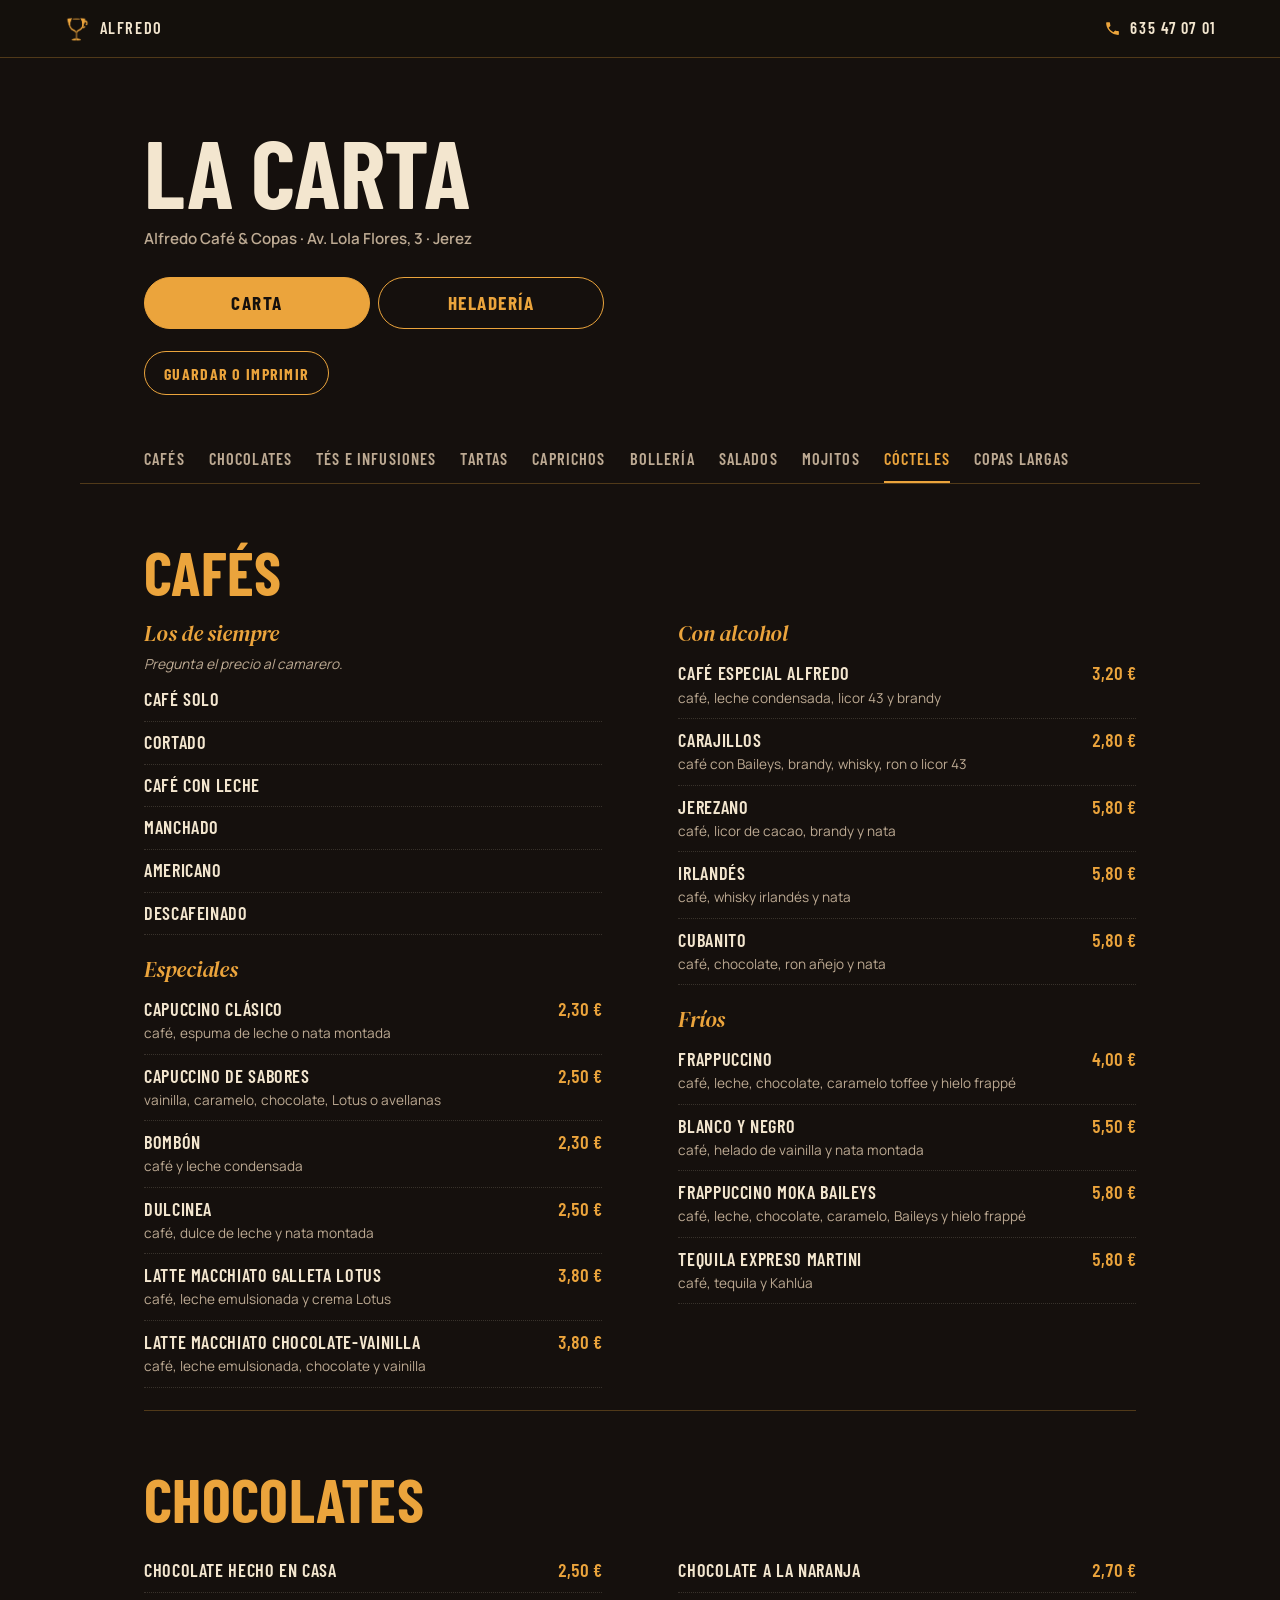
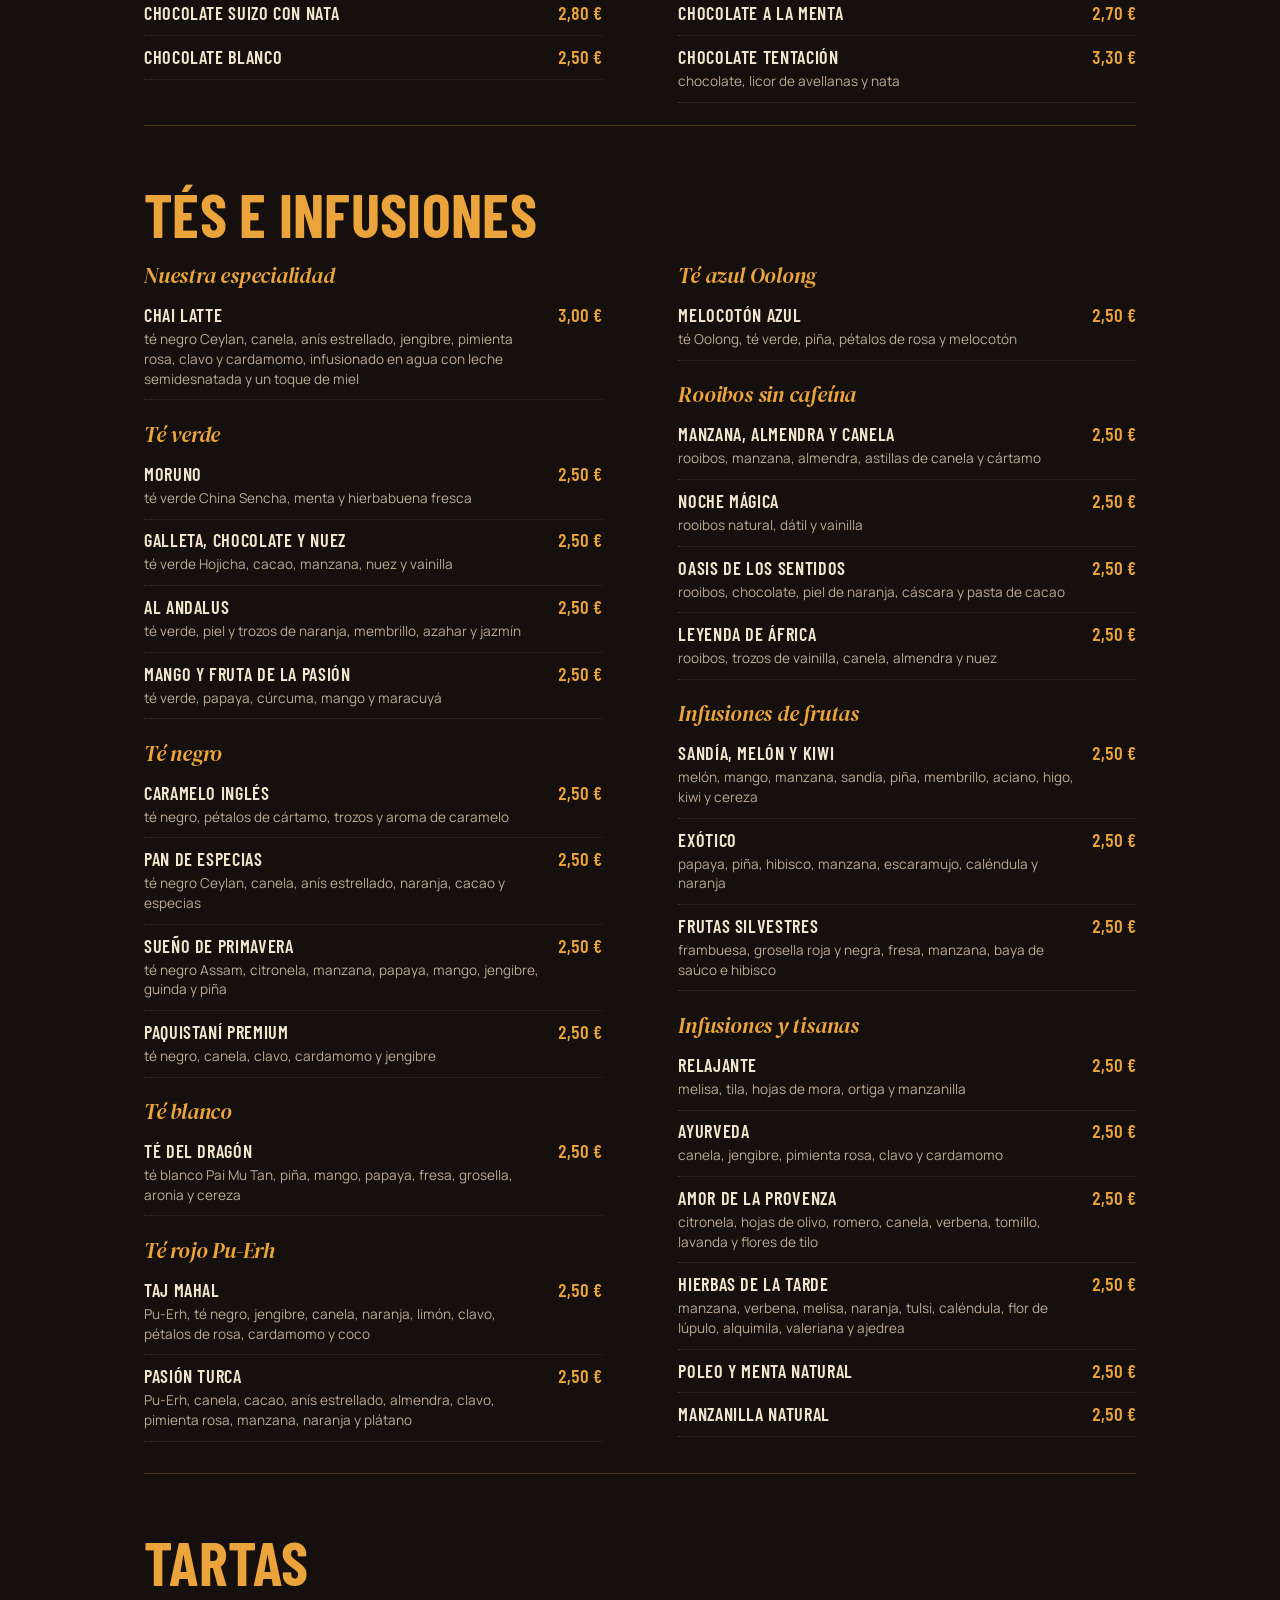
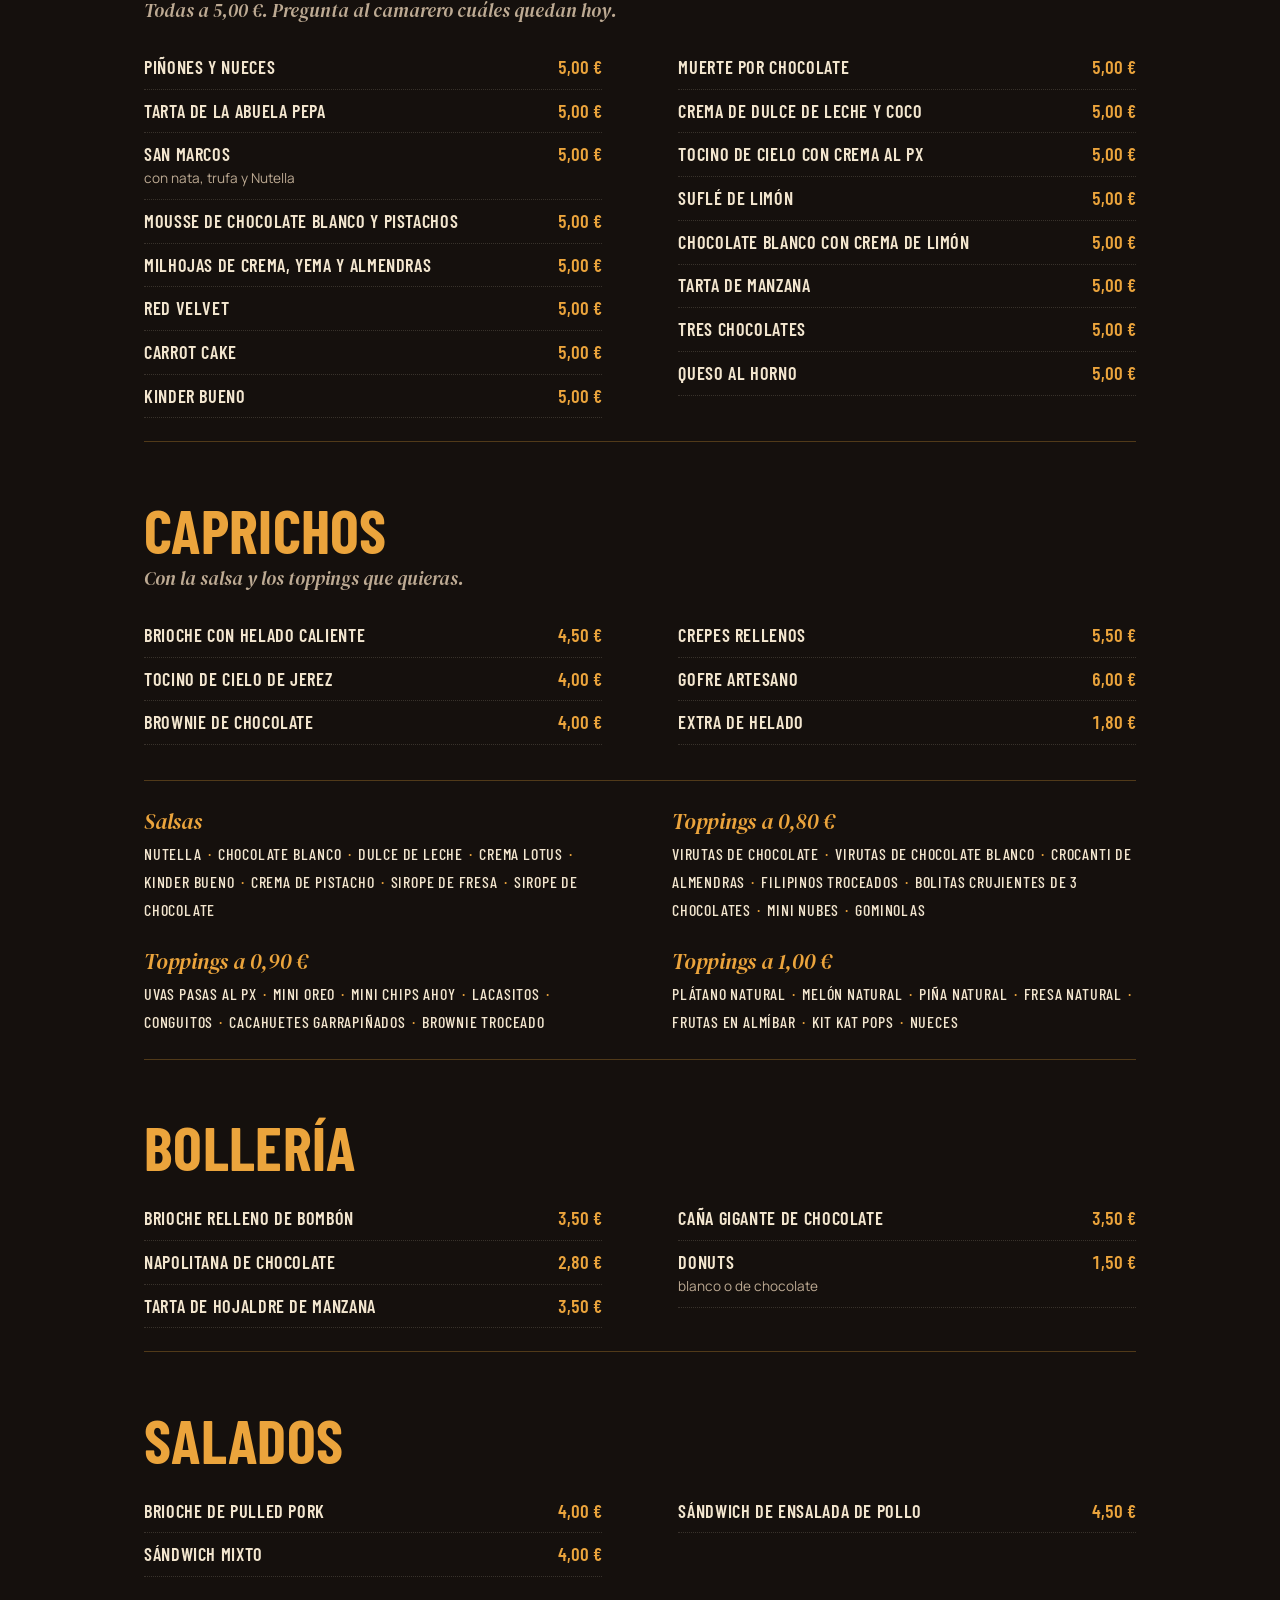
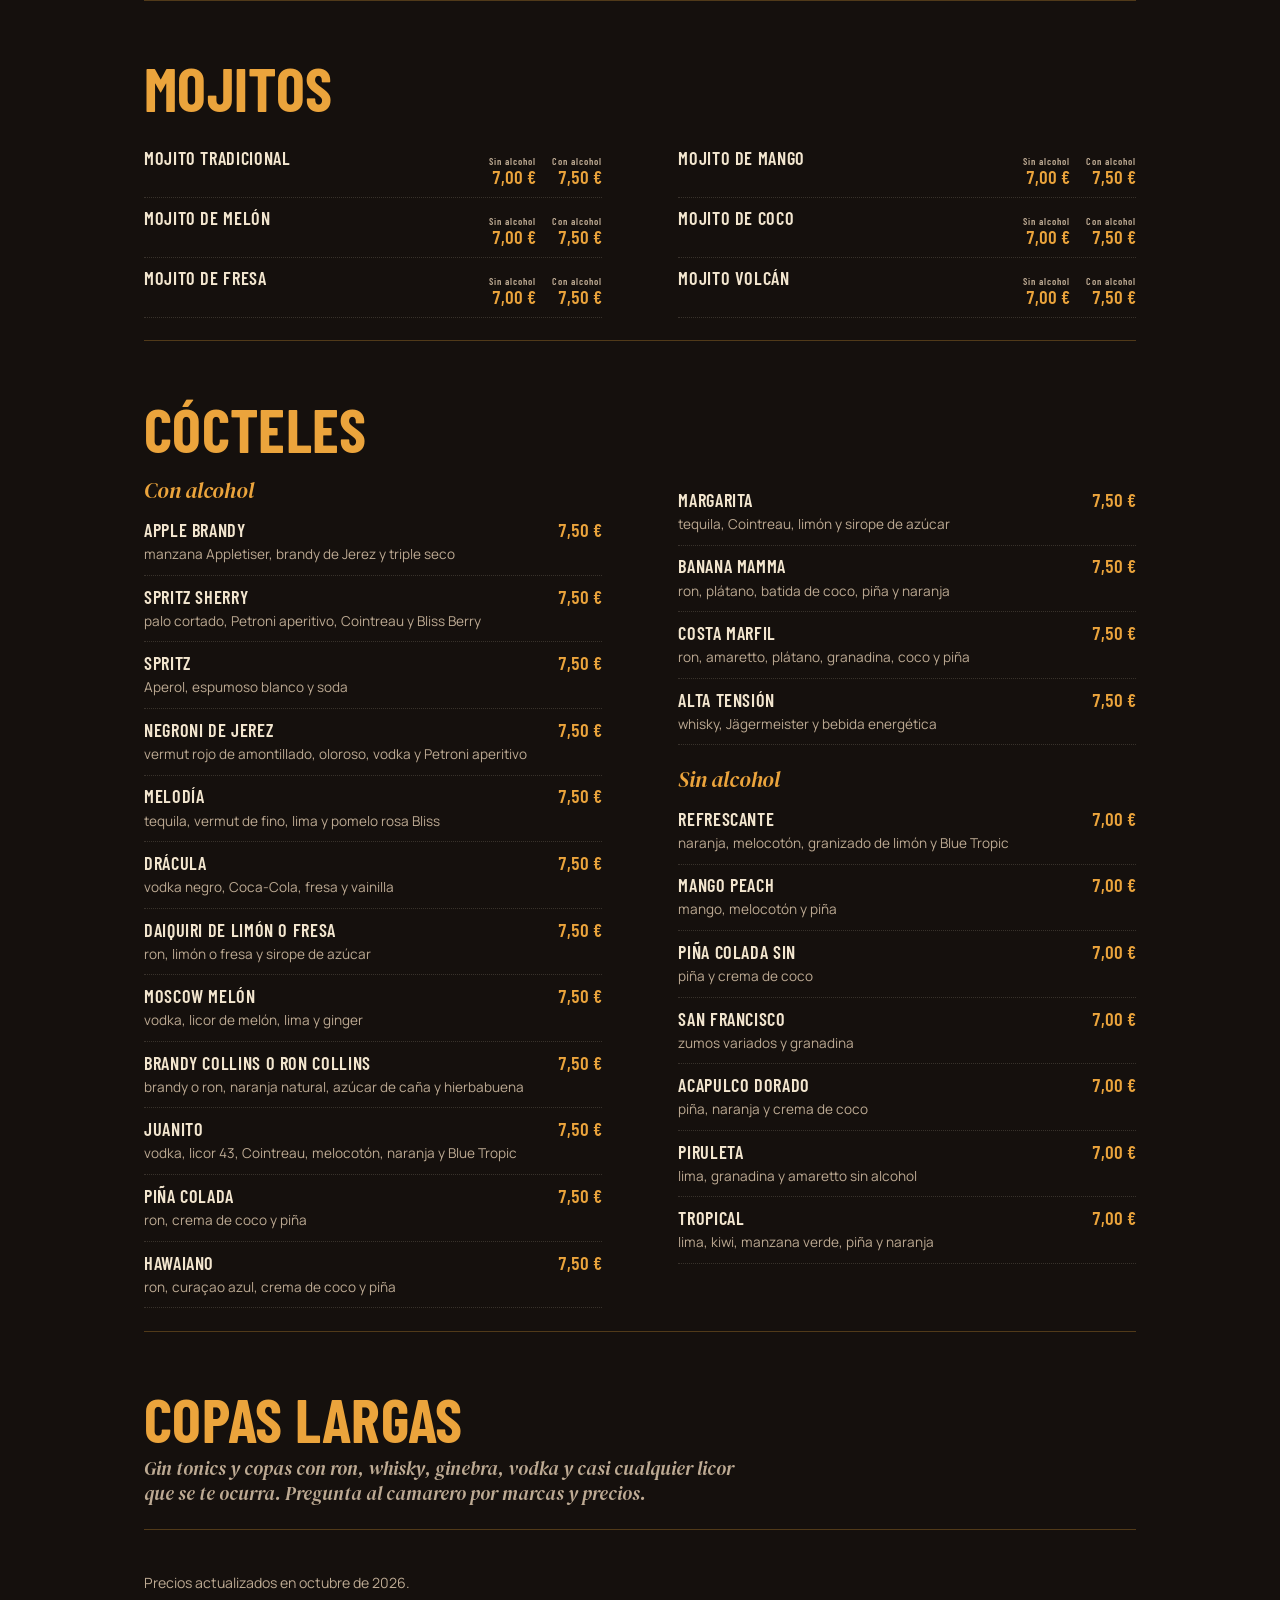
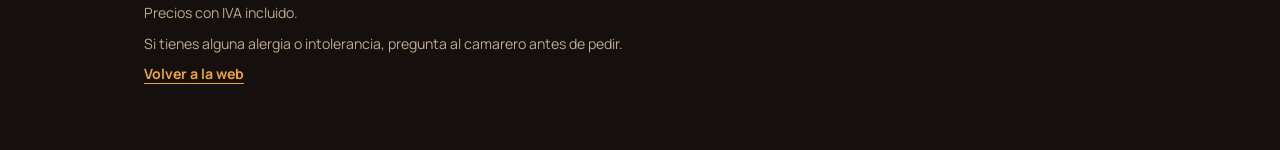
<file: carta.html>
<!doctype html>
<html lang="es" class="no-js menu-root">
<head>
  <meta charset="utf-8" />
  <meta name="robots" content="noindex, nofollow" />
  <meta name="viewport" content="width=device-width, initial-scale=1" />
  <title>La carta · Alfredo Café &amp; Copas, heladería y cafetería en Jerez</title>
  <meta name="description" content="La carta y la carta de la heladería de Alfredo Café &amp; Copas en Jerez, con precios: 50 sabores de helado, copas de helado, batidos, cafés, tés, tartas, gofres, cócteles y copas." />
  <meta name="theme-color" content="#15100D" />
  <meta property="og:type" content="website" />
  <meta property="og:locale" content="es_ES" />
  <meta property="og:title" content="La carta · Alfredo Café &amp; Copas" />
  <meta property="og:description" content="Cafés, tartas, gofres, cócteles y la carta de la heladería con todos los sabores." />
  <meta property="og:url" content="https://alejandrocorral509.github.io/alfredo-cafe-copas/carta.html" />
  <meta property="og:image" content="https://alejandrocorral509.github.io/alfredo-cafe-copas/assets/img/compartir.jpg" />
  <meta property="og:image:width" content="1200" />
  <meta property="og:image:height" content="630" />
  <meta name="twitter:card" content="summary_large_image" />
  <link rel="canonical" href="https://alejandrocorral509.github.io/alfredo-cafe-copas/carta.html" />
  <link rel="icon" type="image/png" sizes="32x32" href="assets/img/favicon-32.png" />
  <link rel="icon" type="image/png" sizes="64x64" href="assets/img/favicon.png" />
  <link rel="icon" type="image/png" sizes="192x192" href="assets/img/favicon-192.png" />
  <link rel="apple-touch-icon" href="assets/img/apple-touch-icon.png" />
  <link rel="preload" href="assets/fonts/barlow-condensed-600.woff2" as="font" type="font/woff2" crossorigin />
  <link rel="preload" href="assets/fonts/manrope.woff2" as="font" type="font/woff2" crossorigin />
  <link rel="stylesheet" href="styles.css?v=20261019c" />
  <script defer src="carta-data.js?v=20261019c"></script>
  <script defer src="carta.js?v=20261019c"></script>
</head>
<body class="menu-page">
  <header class="menu-bar">
    <a class="menu-back" href="index.html" aria-label="Volver a la web de Alfredo Café &amp; Copas">
      <span class="brand-mark" aria-hidden="true"></span>
      <span>Alfredo</span>
    </a>
    <a class="menu-call" href="tel:+34635470701">
      <svg viewBox="0 0 24 24" aria-hidden="true"><path d="M6.6 10.8a15.1 15.1 0 0 0 6.6 6.6l2.2-2.2c.3-.3.7-.4 1-.2 1.1.4 2.3.6 3.6.6.6 0 1 .4 1 1V20c0 .6-.4 1-1 1A17 17 0 0 1 3 4c0-.6.4-1 1-1h3.5c.6 0 1 .4 1 1 0 1.3.2 2.5.6 3.6.1.3 0 .7-.2 1l-2.3 2.2Z"/></svg>
      <span>635 47 07 01</span>
    </a>
  </header>

  <main class="menu-main" id="carta">
    <header class="menu-head">
      <h1 data-menu-title>La carta</h1>
      <p class="menu-place">Alfredo Café &amp; Copas · Av. Lola Flores, 3 · Jerez</p>
      <div class="menu-switch" role="tablist" aria-label="Elige carta" data-menu-switch hidden></div>
      <p class="menu-notice" data-menu-notice hidden>Estamos terminando de pasar la carta a la web. Aquí tienes todo lo que servimos; para sabores y precios, pregunta al camarero.</p>
      <div class="menu-head-actions" data-menu-actions hidden>
        <a class="menu-btn" data-menu-pdf hidden download>Descargar en PDF</a>
        <button class="menu-btn" type="button" data-menu-print hidden>Guardar o imprimir</button>
      </div>
    </header>

    <nav class="menu-tabs" aria-label="Secciones de la carta" data-menu-tabs></nav>

    <div class="menu-list" data-menu-list>
      <noscript>
        <p class="menu-notice">Para ver la carta necesitas tener JavaScript activado. También puedes llamarnos al <a href="tel:+34635470701">635 47 07 01</a>.</p>
      </noscript>
    </div>

    <footer class="menu-foot">
      <p data-menu-updated></p>
      <p>Precios con IVA incluido.</p>
      <p>Si tienes alguna alergia o intolerancia, pregunta al camarero antes de pedir.</p>
      <p><a href="index.html">Volver a la web</a></p>
    </footer>
  </main>
</body>
</html>
</file>
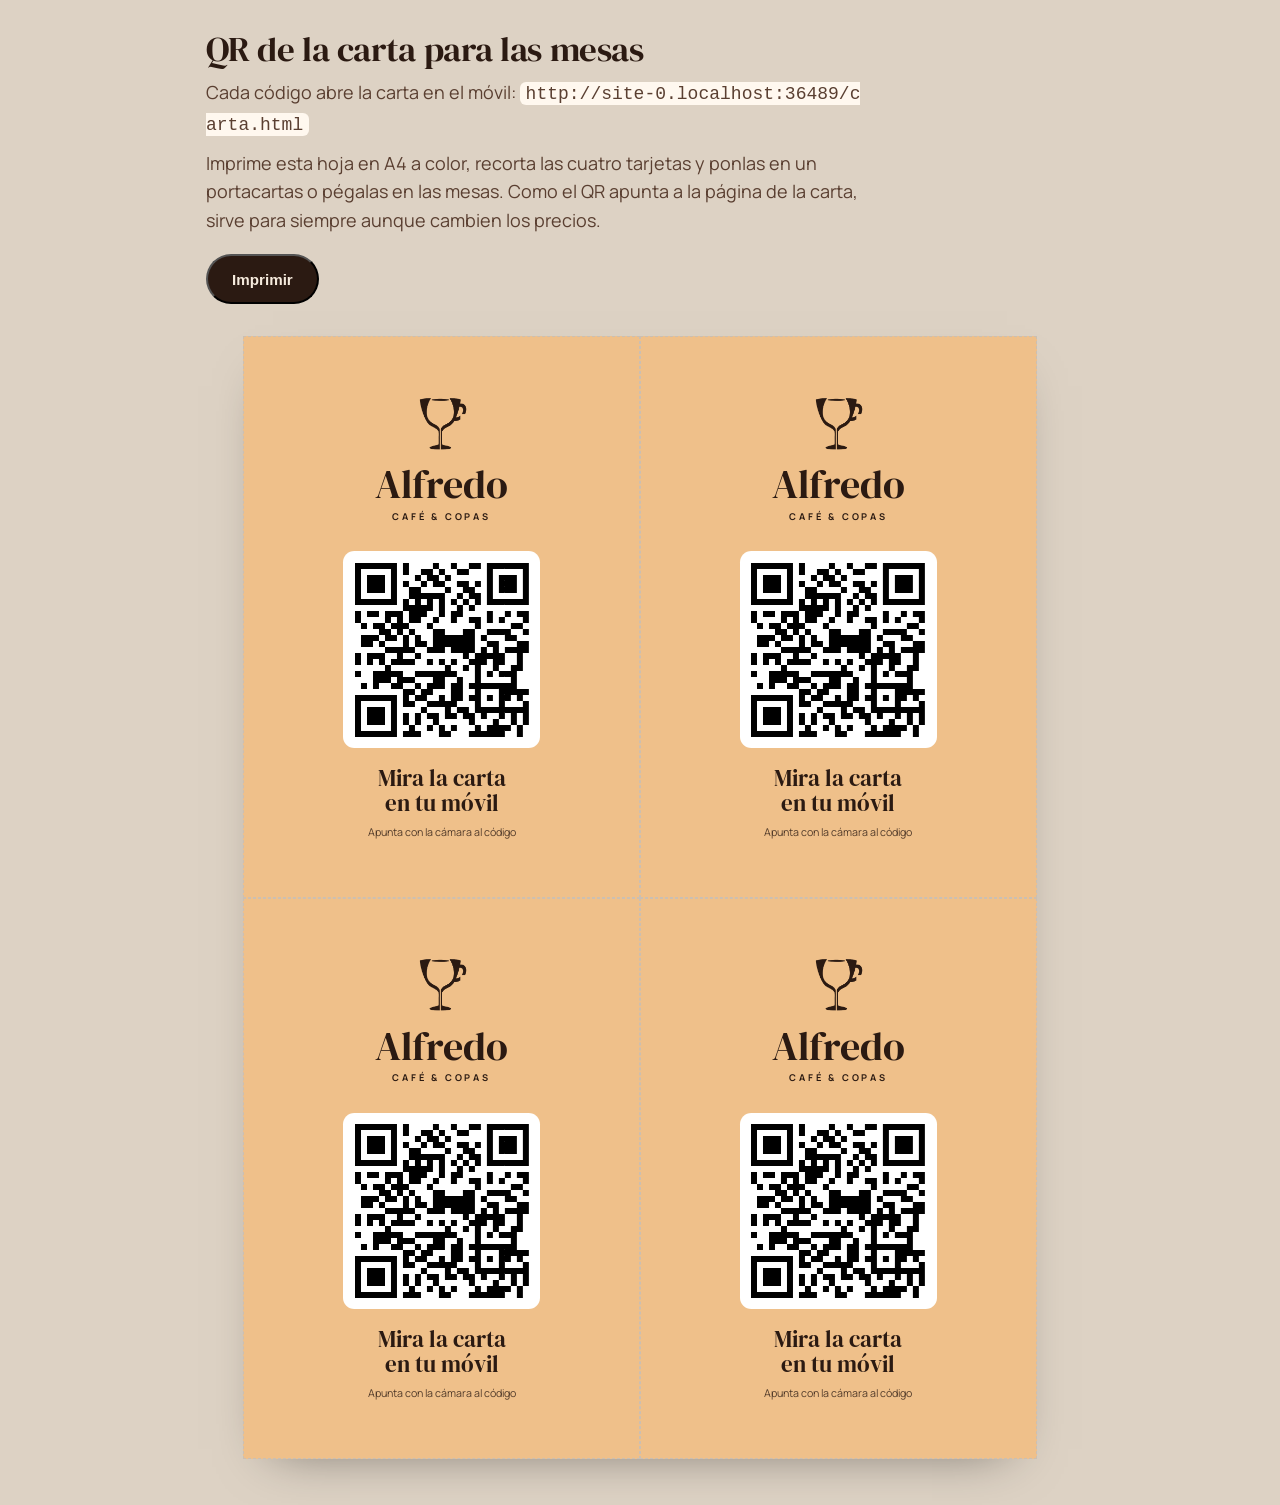
<file: qr.html>
<!doctype html>
<html lang="es">
<head>
  <meta charset="utf-8" />
  <meta name="viewport" content="width=device-width, initial-scale=1" />
  <title>QR de la carta para mesas · Alfredo Café &amp; Copas</title>
  <meta name="robots" content="noindex" />
  <link rel="icon" type="image/png" sizes="32x32" href="assets/img/favicon-32.png" />
  <link rel="icon" type="image/png" sizes="64x64" href="assets/img/favicon.png" />
  <link rel="icon" type="image/png" sizes="192x192" href="assets/img/favicon-192.png" />
  <link rel="stylesheet" href="styles.css?v=20261019c" />
  <script defer src="lib/qrcode.js?v=20261019c"></script>
  <script defer src="qr.js?v=20261019c"></script>
  <style>
    body { background: #ddd2c4; }
    .qr-tools { max-width: 900px; margin: 0 auto; padding: 2rem 16px 1rem; }
    .qr-tools h1 { font-size: 2.2rem; }
    .qr-tools p { margin-top: .6rem; max-width: 60ch; color: var(--espresso-2); }
    .qr-tools code { background: var(--crema-2); padding: .1rem .35rem; border-radius: 6px; word-break: break-all; }
    .qr-tools .btn { margin-top: 1.2rem; }
    /* Hoja A4 con 4 tarjetas A6 para recortar */
    .sheet {
      width: 210mm; height: 297mm; margin: 1rem auto 3rem; background: #fff;
      display: grid; grid-template-columns: 1fr 1fr; grid-template-rows: 1fr 1fr;
      box-shadow: 0 20px 50px -30px rgba(0,0,0,.5);
    }
    .tent {
      display: flex; flex-direction: column; align-items: center; justify-content: center; text-align: center;
      padding: 10mm; border: 1px dashed #cbbfb2; background: var(--melocoton); color: var(--espresso);
    }
    .tent-mark { width: 16mm; height: 16mm; background: var(--espresso);
      -webkit-mask: url("assets/img/icono-copa.webp") center / contain no-repeat;
              mask: url("assets/img/icono-copa.webp") center / contain no-repeat; }
    .tent-name { font-family: var(--ff-display); font-size: 30pt; line-height: 1; margin-top: 3mm; }
    .tent-sub { font-size: 7pt; font-weight: 700; letter-spacing: .3em; text-transform: uppercase; margin-top: 1.5mm; }
    .tent-qr { width: 52mm; height: 52mm; margin: 7mm 0 5mm; padding: 3mm; background: #fff; border-radius: 3mm; }
    .tent-qr svg { width: 100%; height: 100%; display: block; }
    .tent-cta { font-family: var(--ff-display); font-size: 17pt; line-height: 1.1; }
    .tent-hint { font-size: 8pt; margin-top: 2mm; opacity: .8; }
    @page { size: A4; margin: 0; }
    @media print {
      body { background: #fff; }
      .qr-tools { display: none; }
      .sheet { margin: 0; box-shadow: none; }
      .tent { -webkit-print-color-adjust: exact; print-color-adjust: exact; }
    }
    @media screen and (max-width: 860px) {
      .sheet { width: 100%; height: auto; grid-template-columns: 1fr; }
      .tent { min-height: 120vw; }
    }
  </style>
</head>
<body>
  <div class="qr-tools">
    <h1>QR de la carta para las mesas</h1>
    <p>Cada código abre la carta en el móvil: <code data-qr-url>carta.html</code></p>
    <p>Imprime esta hoja en A4 a color, recorta las cuatro tarjetas y ponlas en un portacartas o pégalas en las mesas. Como el QR apunta a la página de la carta, sirve para siempre aunque cambien los precios.</p>
    <p data-qr-warning hidden><strong>Ojo:</strong> ahora estás viendo la web en tu ordenador (localhost) y este QR solo funciona aquí. Imprímelo cuando la web esté publicada con su dominio.</p>
    <button class="btn btn-dark" type="button" data-print>Imprimir</button>
  </div>

  <div class="sheet">
    <div class="tent"><span class="tent-mark"></span><span class="tent-name">Alfredo</span><span class="tent-sub">Café &amp; Copas</span><div class="tent-qr" data-qr></div><span class="tent-cta">Mira la carta<br />en tu móvil</span><span class="tent-hint">Apunta con la cámara al código</span></div>
    <div class="tent"><span class="tent-mark"></span><span class="tent-name">Alfredo</span><span class="tent-sub">Café &amp; Copas</span><div class="tent-qr" data-qr></div><span class="tent-cta">Mira la carta<br />en tu móvil</span><span class="tent-hint">Apunta con la cámara al código</span></div>
    <div class="tent"><span class="tent-mark"></span><span class="tent-name">Alfredo</span><span class="tent-sub">Café &amp; Copas</span><div class="tent-qr" data-qr></div><span class="tent-cta">Mira la carta<br />en tu móvil</span><span class="tent-hint">Apunta con la cámara al código</span></div>
    <div class="tent"><span class="tent-mark"></span><span class="tent-name">Alfredo</span><span class="tent-sub">Café &amp; Copas</span><div class="tent-qr" data-qr></div><span class="tent-cta">Mira la carta<br />en tu móvil</span><span class="tent-hint">Apunta con la cámara al código</span></div>
  </div>
</body>
</html>
</file>
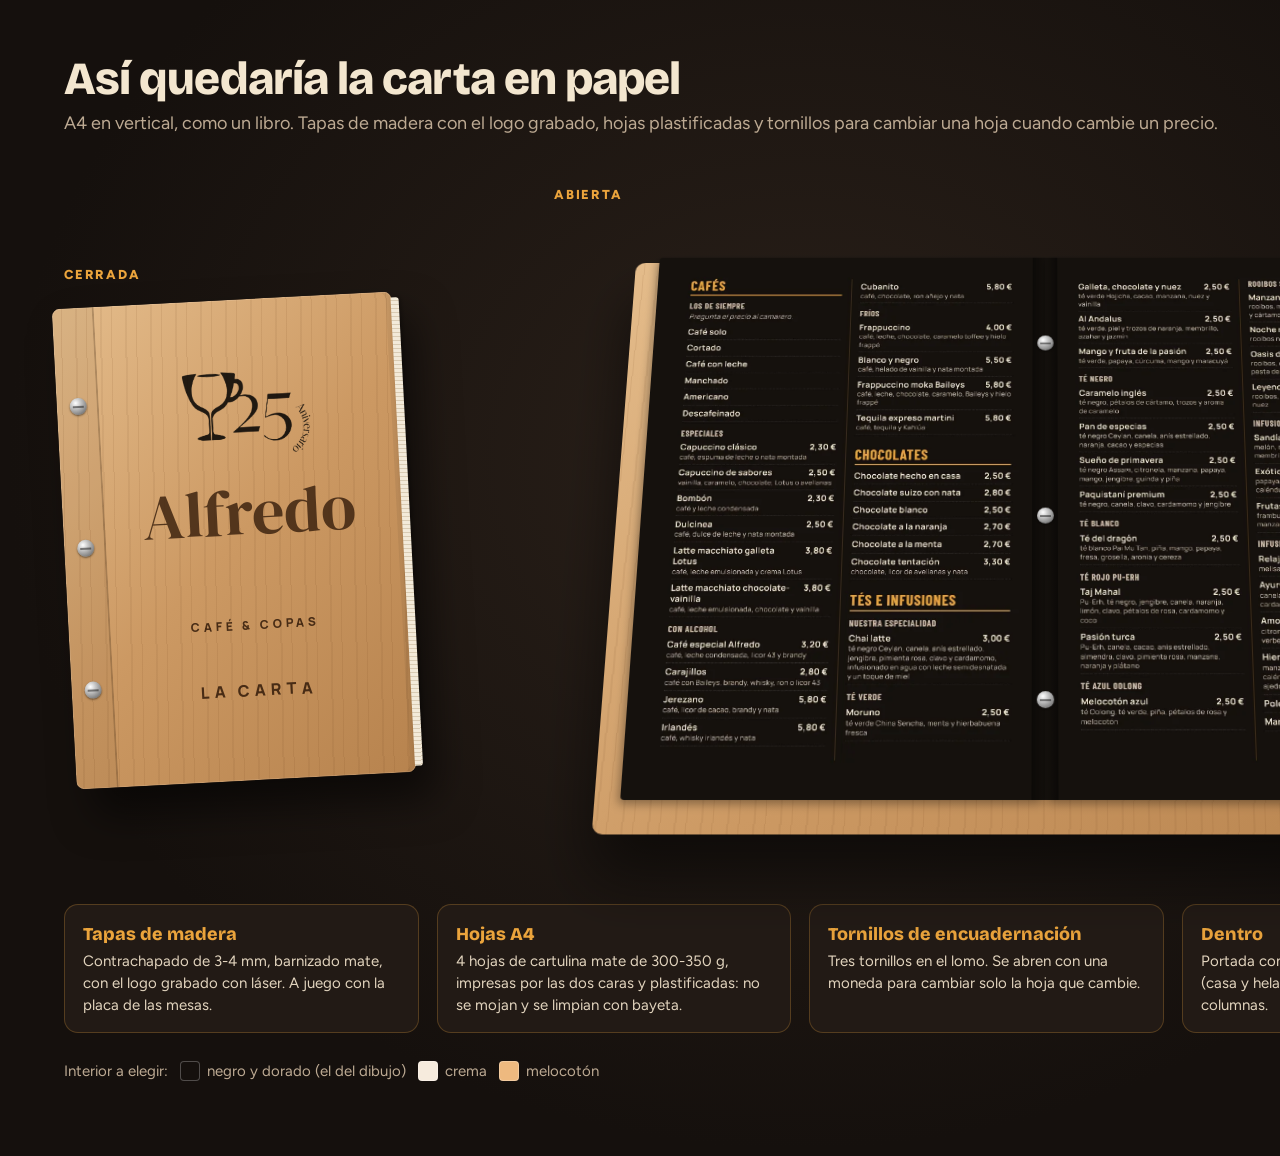
<file: propuesta/carta-boceto.html>
<!doctype html>
<html lang="es">
<head>
<meta charset="utf-8" />
<title>Boceto de la carta en papel · Alfredo Café &amp; Copas</title>
<meta name="robots" content="noindex, nofollow" />
<link rel="preconnect" href="https://fonts.googleapis.com" />
<link rel="preconnect" href="https://fonts.gstatic.com" crossorigin />
<link rel="stylesheet" href="https://fonts.googleapis.com/css2?family=Bricolage+Grotesque:opsz,wght@12..96,700;12..96,800&family=Figtree:wght@400;500;700;800&display=swap" />
<style>
  /* Boceto del resultado final: carta A4 vertical, tapas de madera con el logo grabado y tornillos de encuadernación.
     Se captura a PNG con tools/captura.js (selector .lamina, ancho 1600). */
  @font-face { font-family: "DM Serif Display"; src: url("../assets/fonts/dm-serif-display.woff2") format("woff2"); }
  @font-face { font-family: "Manrope"; src: url("../assets/fonts/manrope.woff2") format("woff2"); font-weight: 200 800; }
  :root { --noche: #15100D; --tinta: #F3E6CF; --gris: #BDAA93; --oro: #EBA43C; --madera-osc: #3E2410; }
  * { box-sizing: border-box; }
  body { margin: 0; background: #15100D; font-family: "Figtree", sans-serif; color: var(--tinta); }
  .lamina { width: 1600px; padding: 56px 64px 60px; background: radial-gradient(ellipse at 50% 40%, #2a2019 0%, #15100D 70%); }
  h1 { font: 800 46px/1 "Bricolage Grotesque", sans-serif; letter-spacing: -.02em; margin: 0; }
  .intro { color: var(--gris); font-size: 18px; margin: 10px 0 0; }
  .escena { display: grid; grid-template-columns: 420px 1fr; gap: 70px; align-items: center; margin-top: 40px; }
  .etq { font: 800 13px "Figtree"; letter-spacing: .14em; text-transform: uppercase; color: var(--oro); margin-bottom: 18px; }

  /* Madera de las tapas */
  .madera { background:
      repeating-linear-gradient(92deg, rgba(110,62,22,0) 0 9px, rgba(110,62,22,.10) 9px 10px, rgba(110,62,22,0) 10px 23px, rgba(90,50,18,.07) 23px 25px),
      linear-gradient(135deg, #E4BC8B, #CC9963 50%, #B7834E); }

  /* Cerrada */
  .cerrada { position: relative; width: 340px; height: 481px; border-radius: 8px; transform: rotate(-3deg);
    box-shadow: 18px 26px 40px rgba(0,0,0,.55), inset 0 0 0 1px rgba(255,255,255,.12), inset -6px 0 0 rgba(0,0,0,.06);
    display: flex; flex-direction: column; align-items: center; justify-content: center; text-align: center; color: var(--madera-osc); }
  .cerrada::after { content: ""; position: absolute; right: -7px; top: 6px; bottom: 6px; width: 8px; border-radius: 0 3px 3px 0;
    background: repeating-linear-gradient(180deg, #f3ead9 0 3px, #d9cbb3 3px 4px); box-shadow: 2px 0 4px rgba(0,0,0,.3); }
  .lomo { position: absolute; left: 0; top: 0; bottom: 0; width: 42px; border-right: 2px solid rgba(62,36,16,.25); border-radius: 8px 0 0 8px; background: rgba(62,36,16,.06); }
  .tornillo { position: absolute; left: 13px; width: 17px; height: 17px; border-radius: 50%;
    background: radial-gradient(circle at 35% 30%, #fff 0%, #c9c9c9 30%, #7d7d7d 75%, #4a4a4a 100%); box-shadow: 0 1px 2px rgba(0,0,0,.5); }
  .tornillo::after { content: ""; position: absolute; left: 3px; right: 3px; top: 7.5px; height: 2px; background: rgba(0,0,0,.45); }
  .t1 { top: 90px; } .t2 { top: 232px; } .t3 { bottom: 90px; }
  .grabado { padding-left: 34px; display: flex; flex-direction: column; align-items: center; }
  .grabado img { width: 150px; opacity: .85; mix-blend-mode: multiply; }
  .grabado .nom { font: 400 64px/1 "DM Serif Display", serif; margin-top: 14px; opacity: .85; }
  .grabado .sub { font: 800 12px "Manrope"; letter-spacing: .32em; text-transform: uppercase; margin-top: 8px; opacity: .92; }
  .grabado .lc { font: 800 16px "Manrope"; letter-spacing: .3em; text-transform: uppercase; margin-top: 34px; opacity: .92; }

  /* Abierta */
  .abierta { position: relative; width: 860px; height: 640px; perspective: 1800px; margin: 0 auto; }
  .base { position: absolute; left: 0; top: 14px; width: 860px; height: 600px; border-radius: 10px; transform: rotateX(18deg); box-shadow: 0 40px 60px rgba(0,0,0,.55); }
  .hojas { position: absolute; left: 22px; top: 4px; width: 816px; height: 577px; display: grid; grid-template-columns: 1fr 1fr; transform: rotateX(18deg); transform-origin: 50% 60%; }
  .hojas img { width: 100%; height: 100%; object-fit: contain; display: block; box-shadow: inset 0 0 0 1px rgba(0,0,0,.4); }
  .hojas .izq { border-radius: 4px 0 0 4px; overflow: hidden; box-shadow: -2px 4px 10px rgba(0,0,0,.35); }
  .hojas .der { border-radius: 0 4px 4px 0; overflow: hidden; box-shadow: 2px 4px 10px rgba(0,0,0,.35); }
  .canal { position: absolute; left: calc(50% - 13px); top: 0; bottom: 0; width: 26px; background: linear-gradient(90deg, rgba(0,0,0,.45), rgba(0,0,0,.1) 40%, rgba(0,0,0,.1) 60%, rgba(0,0,0,.45)); }
  .canal .tornillo { left: 4.5px; }
  .canal .t1 { top: 90px; } .canal .t2 { top: 280px; } .canal .t3 { bottom: 90px; top: auto; }

  /* Leyenda */
  .leyenda { display: grid; grid-template-columns: repeat(4, 1fr); gap: 18px; margin-top: 44px; }
  .item { background: #221A15; border: 1px solid rgba(235,164,60,.25); border-radius: 14px; padding: 18px 18px 16px; }
  .item b { display: block; font: 800 18px "Bricolage Grotesque"; color: var(--oro); margin-bottom: 6px; }
  .item p { margin: 0; font-size: 15px; line-height: 1.45; color: #E2D4BE; }
  .colores { display: flex; align-items: center; gap: 12px; margin-top: 28px; font-size: 15px; color: var(--gris); }
  .colores span { display: inline-flex; align-items: center; gap: 7px; }
  .colores i { width: 20px; height: 20px; border-radius: 4px; display: inline-block; border: 1px solid rgba(255,255,255,.25); }
</style>
</head>
<body>
<div class="lamina">
  <h1>Así quedaría la carta en papel</h1>
  <p class="intro">A4 en vertical, como un libro. Tapas de madera con el logo grabado, hojas plastificadas y tornillos para cambiar una hoja cuando cambie un precio.</p>

  <div class="escena">
    <div>
      <p class="etq">Cerrada</p>
      <div class="cerrada madera">
        <div class="lomo"><span class="tornillo t1"></span><span class="tornillo t2"></span><span class="tornillo t3"></span></div>
        <div class="grabado">
          <img src="placa/logo-25-negro.png" alt="Logo de Alfredo grabado en la tapa" />
          <p class="nom">Alfredo</p>
          <p class="sub">Café &amp; Copas</p>
          <p class="lc">La carta</p>
        </div>
      </div>
    </div>
    <div>
      <p class="etq">Abierta</p>
      <div class="abierta">
        <div class="base madera"></div>
        <div class="hojas">
          <div class="izq"><img src="carta-papel/negro-vertical-2.webp" alt="Página de cafés" /></div>
          <div class="der"><img src="carta-papel/negro-vertical-3.webp" alt="Página de tés" /></div>
          <div class="canal"><span class="tornillo t1"></span><span class="tornillo t2"></span><span class="tornillo t3"></span></div>
        </div>
      </div>
    </div>
  </div>

  <div class="leyenda">
    <div class="item"><b>Tapas de madera</b><p>Contrachapado de 3-4 mm, barnizado mate, con el logo grabado con láser. A juego con la placa de las mesas.</p></div>
    <div class="item"><b>Hojas A4</b><p>4 hojas de cartulina mate de 300-350 g, impresas por las dos caras y plastificadas: no se mojan y se limpian con bayeta.</p></div>
    <div class="item"><b>Tornillos de encuadernación</b><p>Tres tornillos en el lomo. Se abren con una moneda para cambiar solo la hoja que cambie.</p></div>
    <div class="item"><b>Dentro</b><p>Portada con el logo y el QR, y la carta entera (casa y heladería) con letra grande a dos columnas.</p></div>
  </div>
  <p class="colores">Interior a elegir:
    <span><i style="background:#15100D"></i>negro y dorado (el del dibujo)</span>
    <span><i style="background:#F6EBDD"></i>crema</span>
    <span><i style="background:#EEB97F"></i>melocotón</span>
  </p>
</div>
</body>
</html>
</file>
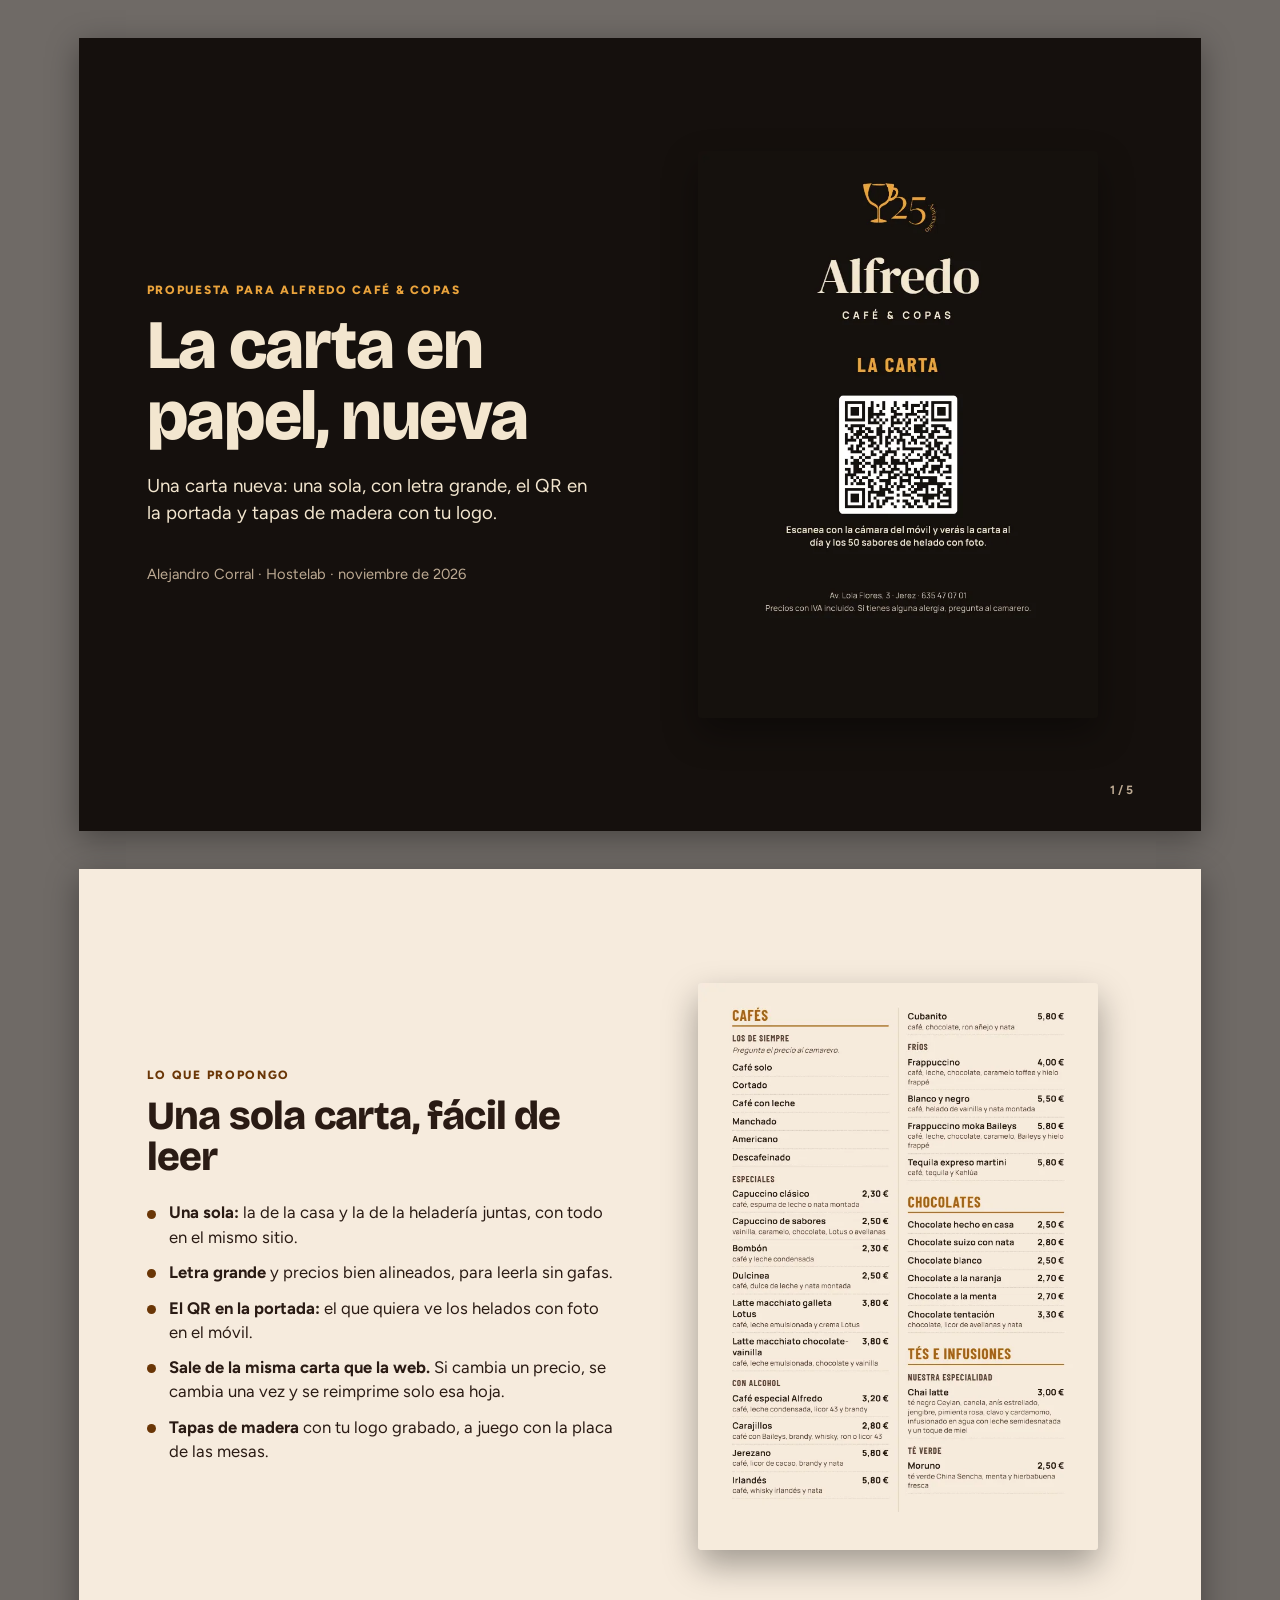
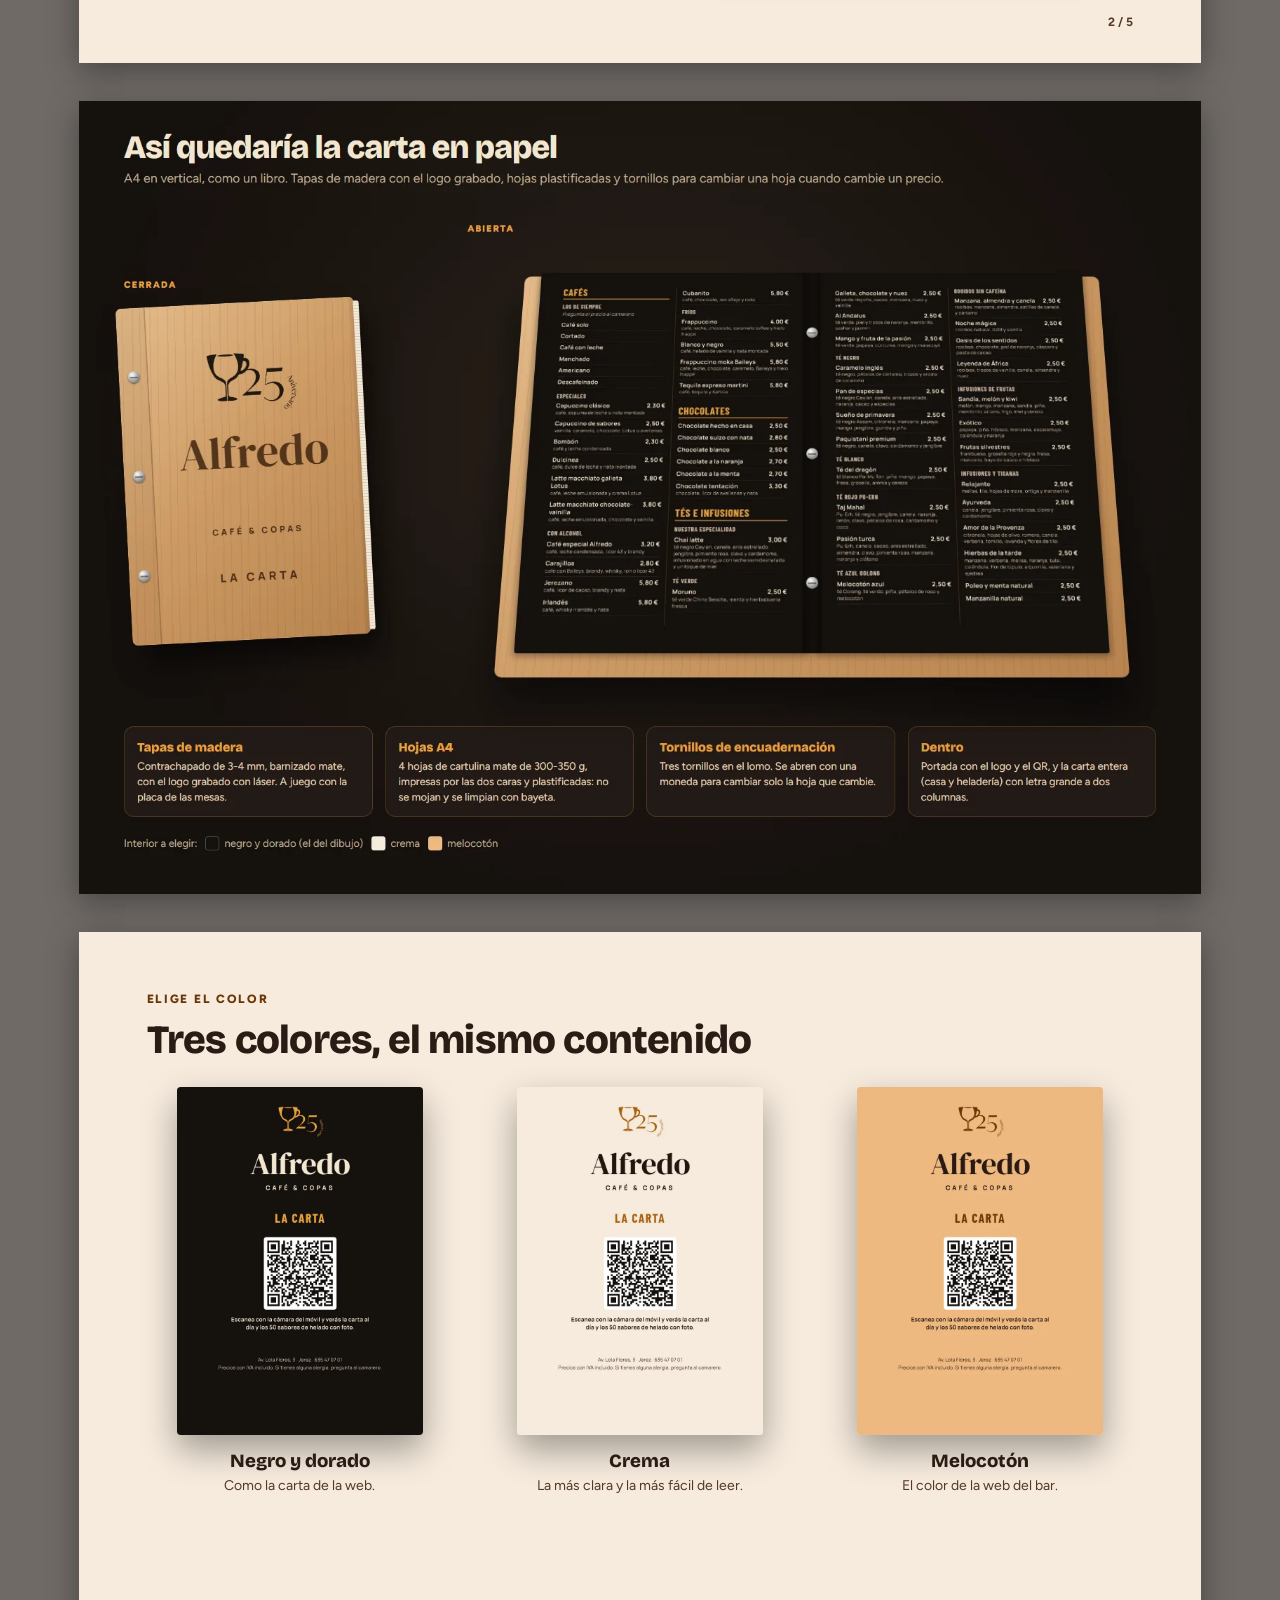
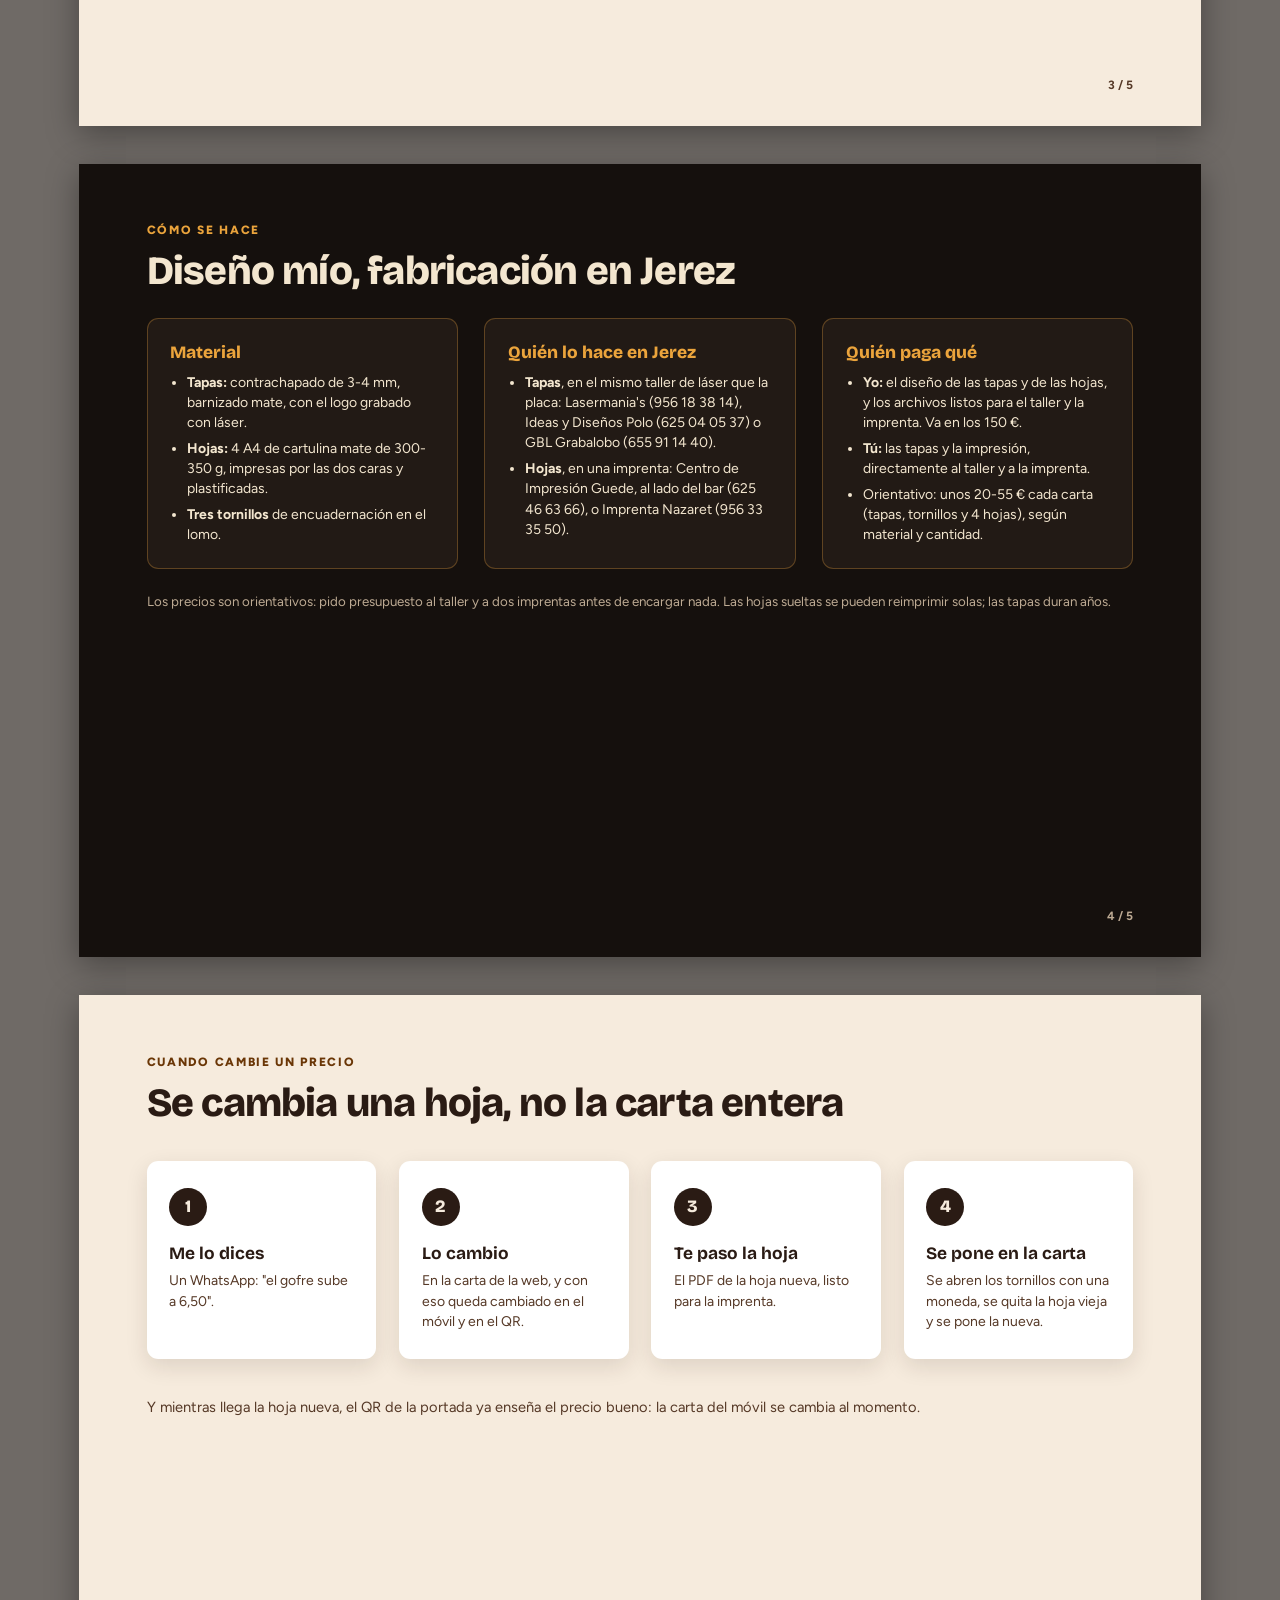
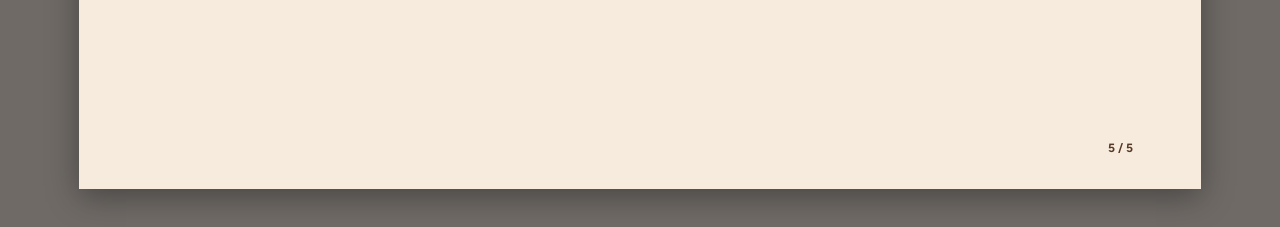
<file: propuesta/carta-papel.html>
<!doctype html>
<html lang="es">
<head>
  <meta charset="utf-8" />
  <meta name="viewport" content="width=device-width, initial-scale=1" />
  <title>La carta en papel · Propuesta para Alfredo Café &amp; Copas</title>
  <meta name="robots" content="noindex, nofollow" />
  <link rel="icon" type="image/png" sizes="32x32" href="../assets/img/favicon-32.png" />
  <link rel="preconnect" href="https://fonts.googleapis.com" />
  <link rel="preconnect" href="https://fonts.gstatic.com" crossorigin />
  <link rel="stylesheet" href="https://fonts.googleapis.com/css2?family=Bricolage+Grotesque:opsz,wght@12..96,700;12..96,800&family=Figtree:wght@400;500;700;800&display=swap" />
  <style>
    /* Propuesta de la carta en papel. Páginas A4 apaisadas (PDF con tools/pdf.js). */
    @page { size: A4 landscape; margin: 0; }
    :root { --noche: #15100D; --noche-2: #221A15; --tinta: #F3E6CF; --gris: #BDAA93; --oro: #EBA43C; --nata: #F6EBDD; --espresso: #2A1B14; --marron: #553826; --marron-k: #6A3606; }
    * { box-sizing: border-box; }
    html { background: #6f6a66; }
    body { margin: 0; font: 400 12.5pt/1.45 "Figtree", system-ui, sans-serif; color: var(--tinta); -webkit-print-color-adjust: exact; print-color-adjust: exact; }
    h1, h2, h3, p, ul { margin: 0; }
    h1, h2 { font-family: "Bricolage Grotesque", system-ui, sans-serif; font-weight: 800; letter-spacing: -.02em; line-height: 1.02; }
    h2 { font-size: 30pt; }
    .pag { width: 297mm; height: 210mm; margin: 10mm auto; padding: 16mm 18mm; background: var(--noche); position: relative; overflow: hidden; box-shadow: 0 8px 30px rgba(0,0,0,.35); break-after: page; }
    @media print { html { background: none; } .pag { margin: 0; box-shadow: none; } }
    .claro { background: var(--nata); color: var(--espresso); }
    .kicker { font: 800 9pt/1 "Figtree"; letter-spacing: .14em; text-transform: uppercase; color: var(--oro); margin-bottom: 4mm; }
    .claro .kicker { color: var(--marron-k); }
    .num { position: absolute; right: 18mm; bottom: 9mm; font: 700 9pt "Figtree"; color: var(--gris); }
    .claro .num { color: var(--marron); }
    .lead { font-size: 14pt; margin-top: 5mm; max-width: 120mm; }
    ul.puntos { list-style: none; padding: 0; display: grid; gap: 3mm; margin-top: 6mm; }
    ul.puntos li { padding-left: 6mm; position: relative; }
    ul.puntos li::before { content: ""; position: absolute; left: 0; top: .55em; width: 2.4mm; height: 2.4mm; border-radius: 50%; background: var(--oro); }
    .claro ul.puntos li::before { background: var(--marron-k); }
    .dos { display: grid; grid-template-columns: 1fr 1fr; gap: 12mm; align-items: center; height: 100%; }
    img { display: block; max-width: 100%; height: auto; }
    .sombra { box-shadow: 0 4mm 9mm rgba(0,0,0,.35); border-radius: 1mm; }
    .pie-foto { font-size: 10pt; color: var(--gris); margin-top: 2.5mm; }
    .claro .pie-foto { color: var(--marron); }

    /* 1. Portada */
    .portada h1 { font-size: 52pt; margin-top: 2mm; }
    .portada .by { margin-top: 10mm; color: var(--gris); font-size: 11pt; }

    /* 2. Lo que hay */
    .actual { display: grid; grid-template-columns: repeat(2, 1fr); gap: 8mm; margin-top: 6mm; }
    .actual img { height: 82mm; width: 100%; object-fit: cover; border-radius: 2mm; }
    .actual b { display: block; margin-top: 3mm; font-family: "Bricolage Grotesque"; font-size: 13pt; }
    .actual p { font-size: 11pt; color: var(--gris); }

    /* 4. Colores */
    .colores { display: grid; grid-template-columns: repeat(3, 1fr); gap: 9mm; margin-top: 7mm; }
    .colores img { height: 92mm; width: auto; margin: 0 auto; }
    .colores h3 { font: 800 14pt "Bricolage Grotesque"; margin-top: 4mm; text-align: center; }
    .colores p { font-size: 10.5pt; color: var(--marron); text-align: center; margin-top: 1mm; }

    /* 5. Formatos */
    .formatos { display: grid; grid-template-columns: 1.3fr 1fr; gap: 10mm; margin-top: 5mm; align-items: start; }
    .formato h3 { font: 800 15pt "Bricolage Grotesque"; margin-top: 4mm; }
    .formato p { font-size: 10.5pt; color: var(--gris); margin-top: 1mm; }
    .formato.h img { width: 100%; }
    .formato.v img { height: 86mm; width: auto; }

    /* 6. Fabricación */
    .tres { display: grid; grid-template-columns: repeat(3, 1fr); gap: 7mm; margin-top: 7mm; }
    .caja { background: var(--noche-2); border: 1px solid rgba(235,164,60,.3); border-radius: 3mm; padding: 6mm; }
    .caja h3 { font: 800 13pt "Bricolage Grotesque"; color: var(--oro); margin-bottom: 2.5mm; }
    .caja p, .caja li { font-size: 10.5pt; }
    .caja ul { padding-left: 4.5mm; }
    .caja li { margin-top: 1.4mm; }
    .nota { margin-top: 6mm; font-size: 10pt; color: var(--gris); }

    /* 7. Cuando cambia un precio */
    .pasos { display: grid; grid-template-columns: repeat(4, 1fr); gap: 6mm; margin-top: 10mm; counter-reset: paso; }
    .paso { background: #fff; border-radius: 3mm; padding: 7mm 6mm; box-shadow: 0 2mm 6mm rgba(42,27,20,.12); counter-increment: paso; }
    .paso::before { content: counter(paso); display: grid; place-items: center; width: 10mm; height: 10mm; border-radius: 50%; background: var(--espresso); color: var(--nata); font: 800 13pt "Bricolage Grotesque"; margin-bottom: 4mm; }
    .paso b { display: block; font-family: "Bricolage Grotesque"; font-size: 13pt; margin-bottom: 1.5mm; }
    .paso p { font-size: 10.5pt; color: var(--marron); }
  </style>
</head>
<body>

  <!-- 1 -->
  <section class="pag portada">
    <div class="dos">
      <div>
        <p class="kicker">Propuesta para Alfredo Café &amp; Copas</p>
        <h1>La carta en papel, nueva</h1>
        <p class="lead">Una carta nueva: una sola, con letra grande, el QR en la portada y tapas de madera con tu logo.</p>
        <p class="by">Alejandro Corral · Hostelab · noviembre de 2026</p>
      </div>
      <img class="sombra" src="carta-papel/negro-vertical-1.webp" alt="Portada de la carta en papel en negro y dorado" width="700" height="990" style="height:150mm;width:auto;justify-self:center" />
    </div>
    <span class="num">1 / 5</span>
  </section>

  <!-- 2 -->
  <section class="pag claro">
    <div class="dos">
      <div>
        <p class="kicker">Lo que propongo</p>
        <h2>Una sola carta, fácil de leer</h2>
        <ul class="puntos">
          <li><b>Una sola:</b> la de la casa y la de la heladería juntas, con todo en el mismo sitio.</li>
          <li><b>Letra grande</b> y precios bien alineados, para leerla sin gafas.</li>
          <li><b>El QR en la portada:</b> el que quiera ve los helados con foto en el móvil.</li>
          <li><b>Sale de la misma carta que la web.</b> Si cambia un precio, se cambia una vez y se reimprime solo esa hoja.</li>
          <li><b>Tapas de madera</b> con tu logo grabado, a juego con la placa de las mesas.</li>
        </ul>
      </div>
      <img class="sombra" src="carta-papel/crema-vertical-2.webp" alt="Página interior de la carta en papel, color crema" width="700" height="990" style="height:150mm;width:auto;justify-self:center" />
    </div>
    <span class="num">2 / 5</span>
  </section>

  <!-- 3 -->
  <section class="pag" style="padding:0">
    <img src="carta-papel/boceto.webp" alt="Boceto de la carta: cerrada con tapas de madera y logo grabado, y abierta con tornillos de encuadernación" width="1600" height="1156" style="width:100%;height:100%;object-fit:cover" />
  </section>

  <!-- 4 -->
  <section class="pag claro">
    <p class="kicker">Elige el color</p>
    <h2>Tres colores, el mismo contenido</h2>
    <div class="colores">
      <div><img class="sombra" src="carta-papel/negro-vertical-1.webp" alt="Carta en negro y dorado" width="700" height="990" /><h3>Negro y dorado</h3><p>Como la carta de la web.</p></div>
      <div><img class="sombra" src="carta-papel/crema-vertical-1.webp" alt="Carta en crema" width="700" height="990" /><h3>Crema</h3><p>La más clara y la más fácil de leer.</p></div>
      <div><img class="sombra" src="carta-papel/melocoton-vertical-1.webp" alt="Carta en melocotón" width="700" height="990" /><h3>Melocotón</h3><p>El color de la web del bar.</p></div>
    </div>
    <span class="num">3 / 5</span>
  </section>

  <!-- 5 -->
  <section class="pag">
    <p class="kicker">Cómo se hace</p>
    <h2>Diseño mío, fabricación en Jerez</h2>
    <div class="tres">
      <div class="caja"><h3>Material</h3><ul><li><b>Tapas:</b> contrachapado de 3-4 mm, barnizado mate, con el logo grabado con láser.</li><li><b>Hojas:</b> 4 A4 de cartulina mate de 300-350 g, impresas por las dos caras y plastificadas.</li><li><b>Tres tornillos</b> de encuadernación en el lomo.</li></ul></div>
      <div class="caja"><h3>Quién lo hace en Jerez</h3><ul><li><b>Tapas</b>, en el mismo taller de láser que la placa: Lasermania's (956 18 38 14), Ideas y Diseños Polo (625 04 05 37) o GBL Grabalobo (655 91 14 40).</li><li><b>Hojas</b>, en una imprenta: Centro de Impresión Guede, al lado del bar (625 46 63 66), o Imprenta Nazaret (956 33 35 50).</li></ul></div>
      <div class="caja"><h3>Quién paga qué</h3><ul><li><b>Yo:</b> el diseño de las tapas y de las hojas, y los archivos listos para el taller y la imprenta. Va en los 150 €.</li><li><b>Tú:</b> las tapas y la impresión, directamente al taller y a la imprenta.</li><li>Orientativo: unos 20-55 € cada carta (tapas, tornillos y 4 hojas), según material y cantidad.</li></ul></div>
    </div>
    <p class="nota">Los precios son orientativos: pido presupuesto al taller y a dos imprentas antes de encargar nada. Las hojas sueltas se pueden reimprimir solas; las tapas duran años.</p>
    <span class="num">4 / 5</span>
  </section>

  <!-- 6 -->
  <section class="pag claro">
    <p class="kicker">Cuando cambie un precio</p>
    <h2>Se cambia una hoja, no la carta entera</h2>
    <div class="pasos">
      <div class="paso"><b>Me lo dices</b><p>Un WhatsApp: "el gofre sube a 6,50".</p></div>
      <div class="paso"><b>Lo cambio</b><p>En la carta de la web, y con eso queda cambiado en el móvil y en el QR.</p></div>
      <div class="paso"><b>Te paso la hoja</b><p>El PDF de la hoja nueva, listo para la imprenta.</p></div>
      <div class="paso"><b>Se pone en la carta</b><p>Se abren los tornillos con una moneda, se quita la hoja vieja y se pone la nueva.</p></div>
    </div>
    <p class="nota" style="color:var(--marron);margin-top:10mm;font-size:11pt">Y mientras llega la hoja nueva, el QR de la portada ya enseña el precio bueno: la carta del móvil se cambia al momento.</p>
    <span class="num">5 / 5</span>
  </section>
</body>
</html>
</file>
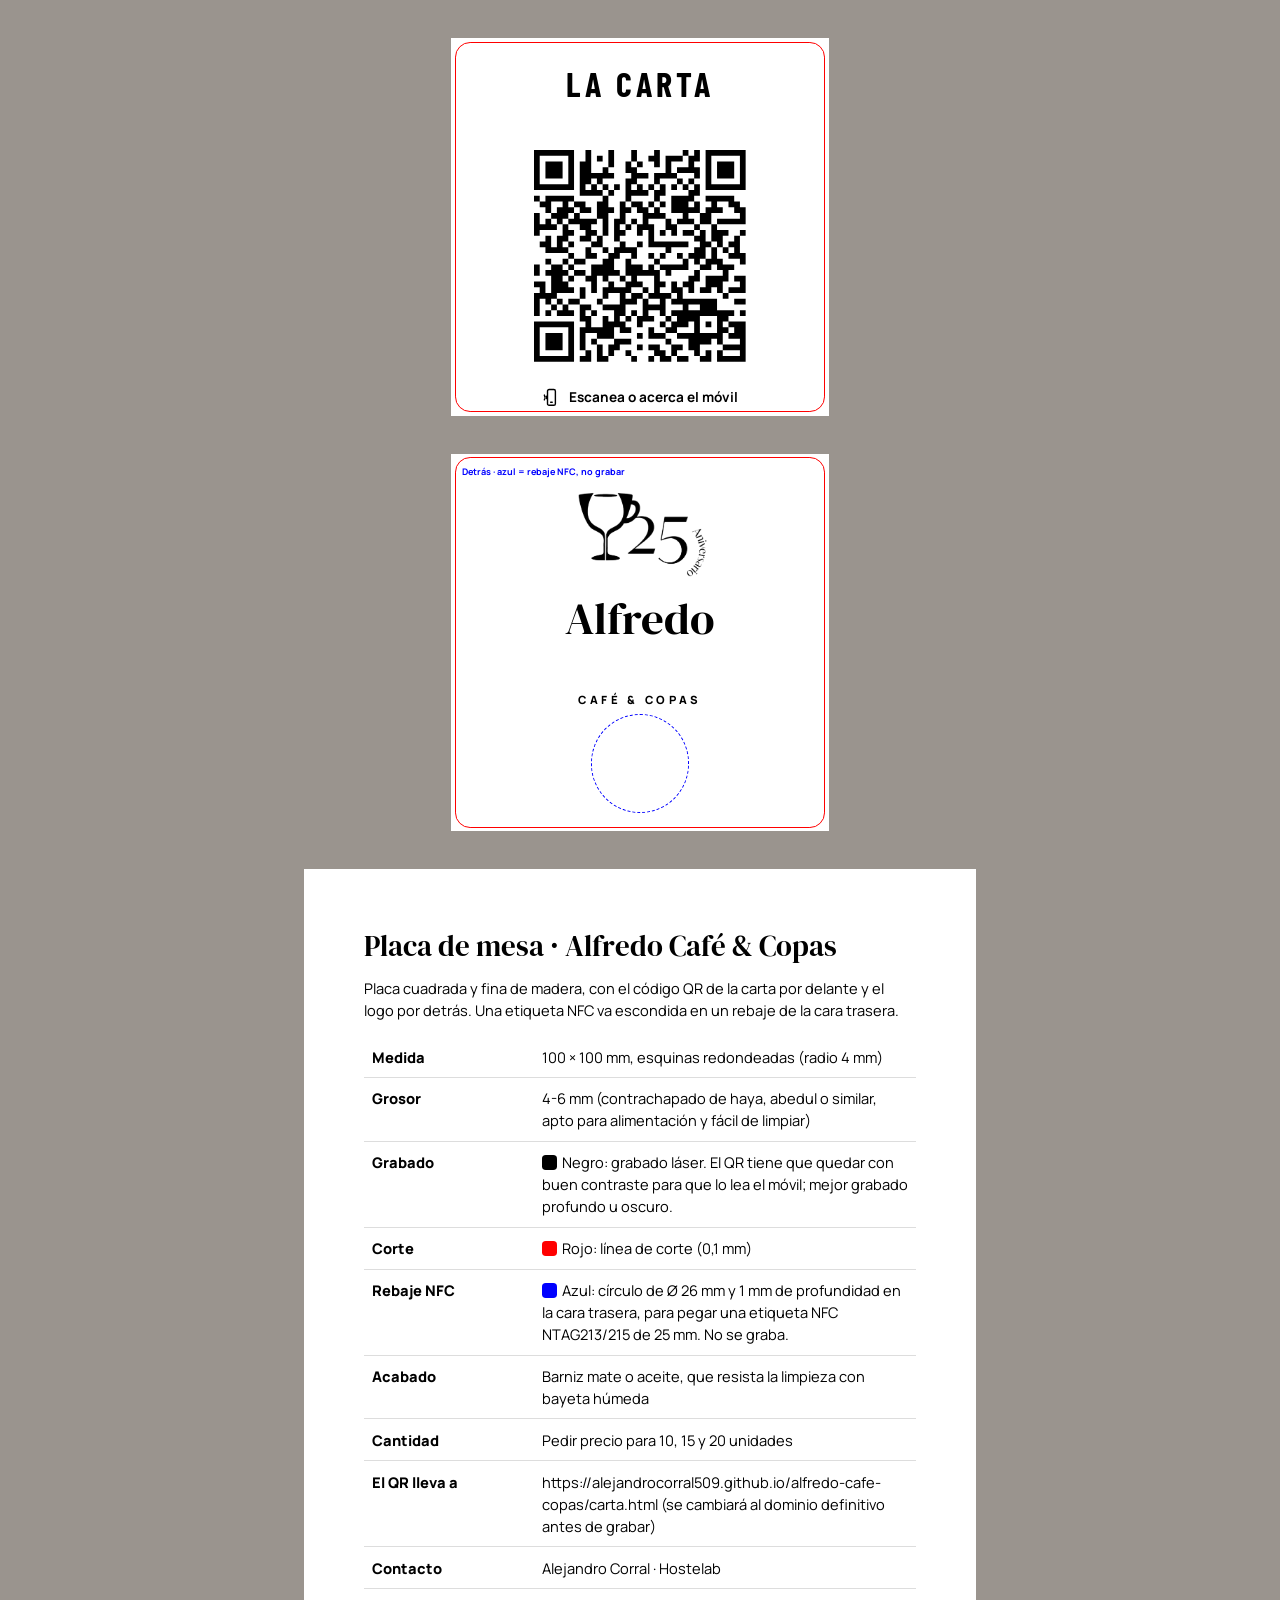
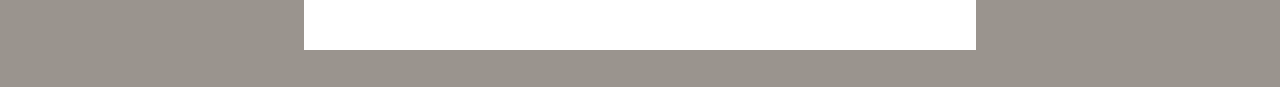
<file: propuesta/placa/placa-grabado.html>
<!doctype html>
<html lang="es">
<head>
<meta charset="utf-8" />
<title>Placa de mesa · archivo para grabar</title>
<!-- Archivo para el taller: placa cuadrada de madera de 100 × 100 mm.
     Negro = grabado · Rojo = línea de corte · Azul = rebaje para la etiqueta NFC (no se graba).
     Se exporta a PDF con tools/pdf.js: páginas de 100 × 100 mm y una hoja A4 de instrucciones. -->
<style>
  @font-face { font-family: "DM Serif Display"; src: url("../../assets/fonts/dm-serif-display.woff2") format("woff2"); }
  @font-face { font-family: "Manrope"; src: url("../../assets/fonts/manrope.woff2") format("woff2"); font-weight: 200 800; }
  @font-face { font-family: "Barlow Condensed"; src: url("../../assets/fonts/barlow-condensed-700.woff2") format("woff2"); font-weight: 700; }
  @page placa { size: 100mm 100mm; margin: 0; }
  @page info { size: A4; margin: 16mm; }
  * { box-sizing: border-box; }
  body { margin: 0; font-family: "Manrope", sans-serif; color: #000; background: #9a948e; -webkit-print-color-adjust: exact; print-color-adjust: exact; }
  .cara { page: placa; width: 100mm; height: 100mm; position: relative; background: #fff; margin: 10mm auto; break-after: page; overflow: hidden; }
  @media print { body { background: none; } .cara { margin: 0; } }
  .corte { position: absolute; inset: 1mm; border: .1mm solid #f00; border-radius: 4mm; }
  .delante { display: flex; flex-direction: column; align-items: center; justify-content: center; text-align: center; }
  .titulo { font: 700 9mm/1 "Barlow Condensed"; letter-spacing: .12em; text-transform: uppercase; }
  .qr { width: 56mm; height: 56mm; margin: 4mm 0 3.5mm; }
  .qr svg { display: block; width: 100%; height: 100%; }
  .pie { font: 700 3.6mm/1.25 "Manrope"; display: flex; align-items: center; gap: 2mm; }
  .pie svg { width: 5mm; height: 5mm; stroke: #000; fill: none; stroke-width: 1.8; stroke-linecap: round; stroke-linejoin: round; }
  .detras { display: flex; flex-direction: column; align-items: center; justify-content: flex-start; text-align: center; padding-top: 8mm; }
  .logo { width: 40mm; }
  .nombre { font: 400 12mm/1 "DM Serif Display"; margin-top: 2mm; }
  .sub { font: 800 3mm/1 "Manrope"; letter-spacing: .32em; text-transform: uppercase; margin-top: 2mm; }
  .nfc { position: absolute; left: 50%; bottom: 5mm; width: 26mm; height: 26mm; margin-left: -13mm; border: .1mm dashed #00f; border-radius: 50%; display: none; }
  .con-guia .nfc { display: block; }
  .etiqueta { position: absolute; left: 3mm; top: 3mm; font: 700 2.4mm "Manrope"; color: #00f; }
  .info { page: info; background: #fff; padding: 0; max-width: 178mm; margin: 10mm auto; font-size: 11pt; line-height: 1.5; }
  @media screen { .info { padding: 16mm; } }
  .info h1 { font: 400 22pt/1.1 "DM Serif Display"; margin: 0 0 4mm; }
  .info table { border-collapse: collapse; width: 100%; margin-top: 4mm; }
  .info td { border-bottom: 1px solid #ddd; padding: 2.5mm 2mm; vertical-align: top; }
  .info td:first-child { font-weight: 800; width: 45mm; }
  .c { display: inline-block; width: 4mm; height: 4mm; border-radius: 1mm; vertical-align: -.5mm; margin-right: 1.5mm; }
</style>
</head>
<body>
  <!-- Cara delantera -->
  <section class="cara delante">
    <div class="corte"></div>
    <p class="titulo">La carta</p>
    <div class="qr" data-qr></div>
    <p class="pie"><svg viewBox="0 0 24 24" aria-hidden="true"><rect x="7" y="2" width="10" height="20" rx="2"/><path d="M11 18h2M3 9a6 6 0 0 1 0 6M5.5 10.5a2.5 2.5 0 0 1 0 3"/></svg>Escanea o acerca el móvil</p>
  </section>

  <!-- Cara trasera (con la guía del rebaje NFC en azul) -->
  <section class="cara detras con-guia">
    <div class="corte"></div>
    <span class="etiqueta">Detrás · azul = rebaje NFC, no grabar</span>
    <img class="logo" src="logo-25-negro.png" alt="Logo de Alfredo Café & Copas" />
    <p class="nombre">Alfredo</p>
    <p class="sub">Café &amp; Copas</p>
    <div class="nfc"></div>
  </section>

  <!-- Instrucciones para el taller -->
  <section class="info">
    <h1>Placa de mesa · Alfredo Café &amp; Copas</h1>
    <p>Placa cuadrada y fina de madera, con el código QR de la carta por delante y el logo por detrás. Una etiqueta NFC va escondida en un rebaje de la cara trasera.</p>
    <table>
      <tr><td>Medida</td><td>100 × 100 mm, esquinas redondeadas (radio 4 mm)</td></tr>
      <tr><td>Grosor</td><td>4-6 mm (contrachapado de haya, abedul o similar, apto para alimentación y fácil de limpiar)</td></tr>
      <tr><td>Grabado</td><td><span class="c" style="background:#000"></span>Negro: grabado láser. El QR tiene que quedar con buen contraste para que lo lea el móvil; mejor grabado profundo u oscuro.</td></tr>
      <tr><td>Corte</td><td><span class="c" style="background:#f00"></span>Rojo: línea de corte (0,1 mm)</td></tr>
      <tr><td>Rebaje NFC</td><td><span class="c" style="background:#00f"></span>Azul: círculo de Ø 26 mm y 1 mm de profundidad en la cara trasera, para pegar una etiqueta NFC NTAG213/215 de 25 mm. No se graba.</td></tr>
      <tr><td>Acabado</td><td>Barniz mate o aceite, que resista la limpieza con bayeta húmeda</td></tr>
      <tr><td>Cantidad</td><td>Pedir precio para 10, 15 y 20 unidades</td></tr>
      <tr><td>El QR lleva a</td><td>https://alejandrocorral509.github.io/alfredo-cafe-copas/carta.html (se cambiará al dominio definitivo antes de grabar)</td></tr>
      <tr><td>Contacto</td><td>Alejandro Corral · Hostelab</td></tr>
    </table>
  </section>

  <script src="../../lib/qrcode.js"></script>
  <script>
    document.querySelectorAll("[data-qr]").forEach(function (el) {
      var qr = qrcode(0, "M"); qr.addData("https://alejandrocorral509.github.io/alfredo-cafe-copas/carta.html"); qr.make();
      el.innerHTML = qr.createSvgTag({ cellSize: 4, margin: 0, scalable: true });
    });
  </script>
</body>
</html>
</file>
<file: styles.css>
/* =========================================================
   Alfredo Café & Copas — estilos
   Idea: "escaparate". Cada producto ocupa una franja con el
   mismo color de fondo que su foto de estudio (melocotón,
   negro, mármol, amarillo) y los bordes de la foto se funden
   con la página.
   ========================================================= */

@font-face {
  font-family: "DM Serif Display";
  src: url("assets/fonts/dm-serif-display.woff2") format("woff2");
  font-weight: 400; font-style: normal; font-display: swap;
}
@font-face {
  font-family: "DM Serif Display";
  src: url("assets/fonts/dm-serif-display-italic.woff2") format("woff2");
  font-weight: 400; font-style: italic; font-display: swap;
}
@font-face {
  font-family: "Barlow Condensed";
  src: url("assets/fonts/barlow-condensed-500.woff2") format("woff2");
  font-weight: 500; font-style: normal; font-display: swap;
}
@font-face {
  font-family: "Barlow Condensed";
  src: url("assets/fonts/barlow-condensed-600.woff2") format("woff2");
  font-weight: 600; font-style: normal; font-display: swap;
}
@font-face {
  font-family: "Barlow Condensed";
  src: url("assets/fonts/barlow-condensed-700.woff2") format("woff2");
  font-weight: 700; font-style: normal; font-display: swap;
}
@font-face {
  font-family: "Manrope";
  src: url("assets/fonts/manrope.woff2") format("woff2");
  font-weight: 300 800; font-style: normal; font-display: swap;
}

:root {
  /* Fondos sacados de las propias fotos */
  --melocoton: #EFC08A;   /* brownie */
  --melocoton-2: #F2C189; /* cafés */
  --negro: #0A0909;       /* gofre, batido, granizados, mojito */
  --marmol: #DBD1D3;      /* tartas */
  --amarillo: #FFC84C;    /* spritz */
  --blanco-estudio: #DEDBE4; /* crepes, batido de vainilla, copa de bombones */

  --crema: #F6EADB;
  --crema-2: #FFF8EF;
  --espresso: #2B1A12;
  --espresso-2: #5A3F31;
  --noche: #1E1210;
  --nata: #F6EBDD;
  --nata-2: #CDBBA8;
  --oro: #E9B872;
  --teja: #9C3B24;

  --ff-display: "DM Serif Display", Georgia, "Times New Roman", serif;
  --ff-body: "Manrope", system-ui, -apple-system, "Segoe UI", sans-serif;
  --ff-cond: "Barlow Condensed", "Arial Narrow", sans-serif;

  /* La carta: los colores de la carta impresa de Alfredo */
  --carta-bg: #15100D;
  --carta-ink: #F3E6CF;
  --carta-mute: #BDAA93;
  --carta-gold: #EBA43C;
  --carta-rule: rgba(235,164,60,.28);
  --ease-out: cubic-bezier(.22, 1, .36, 1);
  --gutter: clamp(16px, 5vw, 80px);
  --nav-h: 72px;
}

*, *::before, *::after { box-sizing: border-box; }
html { overflow-x: clip; scroll-behavior: smooth; -webkit-text-size-adjust: 100%; }
@media (prefers-reduced-motion: reduce) {
  html { scroll-behavior: auto; }
  .reveal { opacity: 1; transform: none; transition: none; }
  [data-drift] { translate: none; }
}
body {
  margin: 0; overflow-x: clip;
  background: var(--crema); color: var(--espresso);
  font-family: var(--ff-body); font-size: clamp(16px, 1vw + 10px, 18px); line-height: 1.6;
  -webkit-font-smoothing: antialiased;
}
img { display: block; max-width: 100%; height: auto; }
a { color: inherit; }
h1, h2, h3 { font-family: var(--ff-display); font-weight: 400; line-height: 1.02; margin: 0; letter-spacing: -0.01em; }
p { margin: 0; }
section[id], #contenido { scroll-margin-top: 64px; }

.skip { position: absolute; left: 12px; top: -60px; z-index: 100; background: var(--espresso); color: var(--nata); padding: .6rem 1rem; border-radius: 10px; }
.skip:focus { top: 12px; }
:focus-visible { outline: 2px solid var(--teja); outline-offset: 3px; border-radius: 6px; }
::selection { background: var(--espresso); color: var(--nata); }
html { scrollbar-color: var(--espresso-2) var(--crema); caret-color: var(--teja); }

/* Bordes de la foto fundidos con el fondo */
.feather {
  -webkit-mask-image: radial-gradient(closest-side, #000 68%, transparent 100%);
          mask-image: radial-gradient(closest-side, #000 68%, transparent 100%);
}

/* Foto que llena su encuadre: se funden solo los bordes rectos, sin dibujar ninguna forma */
.soft-edge {
  -webkit-mask-image: linear-gradient(90deg, transparent 0, #000 7%, #000 93%, transparent 100%), linear-gradient(180deg, transparent 0, #000 24%, #000 90%, transparent 100%);
  -webkit-mask-composite: source-in;
          mask-image: linear-gradient(90deg, transparent 0, #000 7%, #000 93%, transparent 100%), linear-gradient(180deg, transparent 0, #000 24%, #000 90%, transparent 100%);
          mask-composite: intersect;
}

/* Aparición suave (con red de seguridad en JS) */
.reveal { opacity: 0; transform: translateY(24px); transition: opacity .9s var(--ease-out), transform .9s var(--ease-out); }
.reveal.is-visible { opacity: 1; transform: none; }
.reveal[data-split] { opacity: 1; transform: none; }
.no-js .reveal { opacity: 1; transform: none; }
[data-drift] { translate: 0 var(--drift, 0px); }
.feather, [data-drift] { pointer-events: none; }
.row { overflow: clip; }

/* ---------- Botones ---------- */
.btn {
  display: inline-flex; align-items: center; justify-content: center; gap: .5rem;
  min-height: 50px; padding: .8rem 1.5rem; border-radius: 999px;
  font-weight: 700; font-size: .95rem; text-decoration: none;
  transition: background-color .25s, color .25s, border-color .25s, transform .3s var(--ease-out);
}
.btn:hover { transform: translateY(-2px); }
.btn-dark { background: var(--espresso); color: var(--nata); }
.btn-dark:hover { background: var(--teja); }
.btn-outline { border: 1.5px solid var(--espresso); color: var(--espresso); }
.btn-outline:hover { background: var(--espresso); color: var(--nata); }

/* =========================================================
   NAV
   ========================================================= */
.nav {
  position: fixed; inset: 0 0 auto 0; z-index: 50; height: var(--nav-h);
  display: flex; align-items: center; justify-content: space-between; gap: 1.5rem;
  padding: 0 var(--gutter); color: var(--espresso);
  transition: background-color .4s, color .4s, height .4s var(--ease-out), box-shadow .4s;
}
.nav.is-solid { height: 62px; background: rgba(246,234,219,.92); box-shadow: 0 1px 0 rgba(43,26,18,.08); }
@supports (backdrop-filter: blur(12px)) {
  .nav.is-solid { background: rgba(246,234,219,.75); backdrop-filter: blur(14px) saturate(140%); -webkit-backdrop-filter: blur(14px) saturate(140%); }
}
.nav.is-dark { color: var(--nata); }
.nav.is-dark.is-solid { background: rgba(10,9,9,.8); box-shadow: 0 1px 0 rgba(246,235,221,.08); }

.brand { display: flex; align-items: center; gap: .7rem; text-decoration: none; }
.brand-mark {
  width: 36px; height: 36px; background: currentColor;
  -webkit-mask: url("assets/img/icono-copa.webp") center / contain no-repeat;
          mask: url("assets/img/icono-copa.webp") center / contain no-repeat;
}
.brand-text { display: flex; flex-direction: column; line-height: 1; }
.brand-name { font-family: var(--ff-display); font-size: 1.5rem; }
.brand-sub { font-size: .7rem; letter-spacing: .22em; text-transform: uppercase; font-weight: 700; margin-top: .25rem; opacity: .75; }

.nav-links { display: flex; align-items: center; gap: clamp(1rem, 2.4vw, 2.2rem); }
.nav-links a { text-decoration: none; font-weight: 600; font-size: .92rem; }
.nav-links a:not(.nav-ig):hover { text-decoration: underline; text-underline-offset: 6px; }
.nav-ig svg { width: 20px; height: 20px; fill: currentColor; display: block; }
.nav-ig:hover { opacity: .7; }
.nav-call {
  display: inline-flex; align-items: center; gap: .5rem; text-decoration: none;
  font-weight: 700; font-size: .9rem; padding: .6rem 1.05rem; border-radius: 999px;
  border: 1.5px solid currentColor; transition: background-color .25s, color .25s;
}
.nav-call svg { width: 18px; height: 18px; fill: currentColor; }
.nav-call:hover { background: var(--espresso); border-color: var(--espresso); color: var(--nata); }
.nav.is-dark .nav-call:hover { background: var(--nata); border-color: var(--nata); color: var(--espresso); }
@media (max-width: 860px) { .nav-links { display: none; } }

/* =========================================================
   PORTADA
   ========================================================= */
.hero {
  display: grid; grid-template-columns: minmax(0, 1fr) minmax(0, 1.05fr); align-items: center;
  gap: clamp(1rem, 3vw, 3rem);
  min-height: 100vh; min-height: 100svh;
  padding: calc(var(--nav-h) + 2.5rem) var(--gutter) clamp(3rem, 6vw, 5rem);
  background: var(--melocoton);
}
.status {
  display: inline-flex; align-items: center; gap: .6rem; margin-bottom: 1.8rem;
  padding: .45rem .95rem .45rem .75rem; border-radius: 999px;
  background: rgba(43,26,18,.08); font-size: .88rem; font-weight: 650;
}
.status-dot { width: 9px; height: 9px; border-radius: 50%; background: var(--espresso-2); }
.status.is-open .status-dot { background: #1F7A47; box-shadow: 0 0 0 0 rgba(31,122,71,.5); animation: pulse 2.2s infinite; }
.status.is-closed .status-dot { background: var(--teja); }
@keyframes pulse { 70% { box-shadow: 0 0 0 9px rgba(31,122,71,0); } 100% { box-shadow: 0 0 0 0 rgba(31,122,71,0); } }

.hero-title { font-size: clamp(4rem, 9vw, 6rem); line-height: .9; letter-spacing: -.02em; }
.hero-title span {
  display: block; margin-top: .9rem;
  font-family: var(--ff-body); font-size: clamp(.9rem, 1.4vw, 1.15rem); font-weight: 700;
  letter-spacing: .32em; text-transform: uppercase; line-height: 1;
}
.hero-lead { margin-top: 2rem; max-width: 34ch; font-size: clamp(1.15rem, .8vw + .95rem, 1.45rem); line-height: 1.45; }
.hero-list { margin-top: 1rem; max-width: 46ch; color: var(--espresso-2); }
.hero-actions { display: flex; flex-wrap: wrap; gap: .7rem; margin-top: 2.2rem; }
.hero-media img { width: 100%; max-width: 760px; margin-inline: auto; animation: heroIn 1.4s var(--ease-out) both; }
@keyframes heroIn { from { opacity: 0; transform: scale(.94); } to { opacity: 1; transform: none; } }

@media (max-width: 900px) {
  .hero { grid-template-columns: 1fr; min-height: 0; padding-top: calc(var(--nav-h) + 1.6rem); }
  .hero-media { order: -1; margin: -.5rem -8% -1.5rem; }
}

/* =========================================================
   FRANJAS DE PRODUCTO
   ========================================================= */
.row {
  --row-bg: var(--crema); --row-ink: var(--espresso); --row-ink-2: var(--espresso-2);
  display: grid; grid-template-columns: minmax(0, 1.15fr) minmax(0, .85fr); align-items: center;
  gap: clamp(1.5rem, 5vw, 5rem);
  padding: clamp(3rem, 7vw, 6.5rem) var(--gutter);
  background: var(--row-bg); color: var(--row-ink);
}
.row--black  { --row-bg: var(--negro);  --row-ink: var(--nata); --row-ink-2: var(--nata-2); }
.row--marble { --row-bg: var(--marmol); }
.row--peach  { --row-bg: var(--melocoton-2); }
.row--flip .row-media { order: 2; }

.row-media { position: relative; }
.row-main { width: 100%; max-width: 620px; margin-inline: auto; }
.row-media--wide .row-main { max-width: 760px; }
.row-side { position: absolute; width: 48%; right: -6%; bottom: -12%; }
.row--flip .row-side { right: auto; left: -6%; }

/* El gofre llena el encuadre con el plato: se recorta en círculo, como un plato sobre la mesa */
.plate-cut {
  aspect-ratio: 1; object-fit: cover; max-width: 540px !important;
  clip-path: circle(49.5% at 50% 50%);
}
.row-media:has(.plate-cut), .split-fig:has(.plate-cut) { filter: drop-shadow(0 30px 40px rgba(0,0,0,.6)); }

.row-text h2, .place-text h2, .events-text h2, .visit-text h2 { font-size: clamp(2.5rem, 5vw, 4.4rem); text-wrap: balance; }
.row-text p { margin-top: 1.2rem; max-width: 40ch; font-size: clamp(1.05rem, .45vw + .95rem, 1.22rem); color: var(--row-ink-2); }

@media (max-width: 860px) {
  .row { grid-template-columns: 1fr; gap: 1.2rem; padding-top: 2.5rem; }
  .row .row-media, .row--flip .row-media { order: 0; margin-inline: -4%; }
  .row-side { width: 40%; bottom: -6%; }
}

/* =========================================================
   EL LOCAL
   ========================================================= */
.place {
  position: relative; display: grid; grid-template-columns: minmax(0, .42fr) minmax(0, 1fr); align-items: stretch;
  background: var(--noche); color: var(--nata); overflow: clip;
}
.place-photo { position: relative; min-height: 100%; }
.place-photo img {
  position: absolute; inset: 0; width: 100%; height: 100%; object-fit: cover; object-position: center 55%;
  opacity: .85;
  -webkit-mask-image: linear-gradient(90deg, #000 30%, transparent 100%), linear-gradient(180deg, transparent 0, #000 18%, #000 82%, transparent 100%);
  -webkit-mask-composite: source-in;
          mask-image: linear-gradient(90deg, #000 30%, transparent 100%), linear-gradient(180deg, transparent 0, #000 18%, #000 82%, transparent 100%);
          mask-composite: intersect;
}
.place-text { position: relative; align-self: center; padding: clamp(4.5rem, 9vw, 8rem) var(--gutter) clamp(4.5rem, 9vw, 8rem) clamp(1rem, 2vw, 2rem); }
.place-logo {
  width: 150px; aspect-ratio: 865 / 597; background: var(--oro); margin-bottom: 1.6rem;
  -webkit-mask: url("assets/img/logo-25.webp") center / contain no-repeat;
          mask: url("assets/img/logo-25.webp") center / contain no-repeat;
}
.place-text p { margin-top: 1.2rem; max-width: 58ch; color: var(--nata-2); font-size: clamp(1.02rem, .4vw + .95rem, 1.15rem); }
.place-text p:first-of-type { margin-top: 1.8rem; }
@media (max-width: 860px) {
  .place { grid-template-columns: 1fr; }
  .place-photo { aspect-ratio: 16 / 10; min-height: 0; }
  .place-photo img {
    -webkit-mask-image: linear-gradient(180deg, #000 45%, transparent 100%);
            mask-image: linear-gradient(180deg, #000 45%, transparent 100%);
  }
  .place-text { padding: 1.4rem var(--gutter) clamp(4rem, 9vw, 6rem); margin-top: 0; }
}

/* =========================================================
   CELEBRACIONES
   ========================================================= */
.events {
  display: grid; grid-template-columns: minmax(0, 1.15fr) minmax(0, .85fr); align-items: end;
  gap: clamp(2rem, 6vw, 6rem);
  padding: clamp(5rem, 10vw, 8rem) var(--gutter);
  background: var(--crema);
}
.events-text p { margin: 1.4rem 0 2rem; max-width: 50ch; color: var(--espresso-2); font-size: clamp(1.02rem, .4vw + .95rem, 1.18rem); }
.events-list { list-style: none; margin: 0; padding: 0; border-top: 1px solid rgba(43,26,18,.18); }
.events-list li {
  font-family: var(--ff-display); font-size: clamp(1.4rem, 2.2vw, 1.9rem); line-height: 1.2;
  padding: 1rem 0; border-bottom: 1px solid rgba(43,26,18,.18);
}
@media (max-width: 860px) { .events { grid-template-columns: 1fr; } }

/* =========================================================
   FRANJAS PARTIDAS (caprichos, tartas, copas)
   Cada mitad lleva el fondo de su foto de estudio.
   ========================================================= */
.split { display: grid; grid-template-columns: minmax(0, 1.3fr) minmax(0, 1fr); }
.split-panel {
  display: grid; place-items: center; overflow: clip;
  padding: clamp(3.5rem, 7vw, 6rem) var(--gutter);
  --row-ink-2: var(--espresso-2);
}
.split-panel--lead {
  grid-template-columns: minmax(0, 1fr) minmax(0, 1fr); align-items: center; gap: clamp(1.5rem, 3vw, 3rem);
  padding-right: clamp(1.5rem, 3vw, 3rem);
}
.split--black  { background: var(--negro); color: var(--nata); --row-ink-2: var(--nata-2); }
.split--white  { background: var(--blanco-estudio); color: var(--espresso); }
.split--marble { background: var(--marmol); color: var(--espresso); }
.split--yellow { background: var(--amarillo); color: var(--espresso); }
.split-fig { margin: 0; width: 100%; max-width: 440px; justify-self: center; text-align: center; }
.split-img { width: 100%; margin-inline: auto; }
.split-fig figcaption {
  margin-top: .6rem; font: 600 .95rem var(--ff-cond); letter-spacing: .08em; text-transform: uppercase;
  color: var(--row-ink-2);
}
.split--half { grid-template-columns: minmax(0, 1fr) minmax(0, 1fr); }
.split-panel--text { place-items: center start; }
.split-panel--pair { grid-template-columns: minmax(0, 1fr) minmax(0, 1fr); gap: clamp(1rem, 2.5vw, 2.5rem); align-items: center; }
.split-panel--pair .split-fig { max-width: 340px; }
.split--white .split-fig:has(.plate-cut) { filter: drop-shadow(0 26px 32px rgba(43,26,18,.28)); }
.row-main--drink { max-width: 460px; }
@media (max-width: 1000px) {
  .split { grid-template-columns: 1fr; }
  .split-panel--lead { grid-template-columns: 1fr; padding-right: var(--gutter); }
  .split-fig { max-width: 380px; }
  .split-panel--pair { gap: 1rem; padding-left: 1rem; padding-right: 1rem; }
}

/* =========================================================
   VITRINA (helados y batidos): una fila de fotos a sangre,
   cada una sobre su propio fondo de estudio.
   ========================================================= */
.vitrina { background: var(--crema); padding-top: clamp(4rem, 8vw, 6.5rem); }
.vitrina-head {
  display: grid; grid-template-columns: minmax(0, 1fr) minmax(0, 1fr); align-items: end; gap: 1rem clamp(2rem, 6vw, 6rem);
  padding: 0 var(--gutter);
}
.vitrina-head h2 { font-size: clamp(2.5rem, 5vw, 4.4rem); text-wrap: balance; }
.vitrina-link { margin-top: 1.2rem; }
.vitrina-head p { max-width: 46ch; color: var(--espresso-2); font-size: clamp(1.02rem, .4vw + .95rem, 1.18rem); }
.vitrina-row {
  list-style: none; margin: clamp(2.2rem, 4vw, 3.2rem) 0 0; padding: 0;
  display: grid; grid-template-columns: repeat(5, minmax(0, 1fr));
}
.vitrina-item { display: flex; flex-direction: column; overflow: hidden; }
.vitrina--black { background: var(--negro); color: var(--nata); }
.vitrina--white { background: var(--blanco-estudio); color: var(--espresso); }
.vitrina-photo { overflow: hidden; }
.vitrina-photo img {
  display: block; width: 100%; aspect-ratio: 4 / 5; object-fit: cover;
  transition: transform .9s var(--ease-out);
}
.vitrina-item:hover .vitrina-photo img { transform: scale(1.05); }
.vitrina-item span {
  padding: .2rem 1rem 1.1rem;
  font: 600 1rem var(--ff-cond); letter-spacing: .08em; text-transform: uppercase;
}
@media (max-width: 860px) {
  .vitrina-head { grid-template-columns: 1fr; }
  .vitrina-row {
    grid-template-columns: none; grid-auto-flow: column; grid-auto-columns: 68vw;
    overflow-x: auto; scroll-snap-type: x mandatory; scrollbar-width: none;
  }
  .vitrina-row::-webkit-scrollbar { display: none; }
  .vitrina-item { scroll-snap-align: start; }
}

/* =========================================================
   DÓNDE ESTAMOS
   ========================================================= */
.visit {
  display: grid; grid-template-columns: minmax(0, 1.2fr) minmax(0, .8fr); gap: clamp(2.5rem, 6vw, 6rem);
  align-items: start;
  padding: clamp(5rem, 10vw, 8rem) var(--gutter);
  background: var(--carta-bg); color: var(--carta-ink);
}
.visit h2 { font-size: clamp(2.5rem, 5vw, 4.4rem); color: var(--carta-ink); }
.visit-address {
  margin-top: 1.4rem; font: 700 clamp(2.6rem, 6vw, 5rem)/.92 var(--ff-cond); text-transform: uppercase;
  letter-spacing: .005em; color: var(--carta-gold);
}
.visit-address span { display: block; margin-top: .5rem; font-size: .42em; letter-spacing: .14em; color: var(--carta-ink); }
.visit-facts { margin: 2.2rem 0 0; display: grid; grid-template-columns: repeat(3, minmax(0, 1fr)); gap: 1.4rem 2rem; border-top: 1px solid var(--carta-rule); padding-top: 1.6rem; }
.visit-facts dt { font: 600 .82rem var(--ff-cond); letter-spacing: .12em; text-transform: uppercase; color: var(--carta-mute); }
.visit-facts dd { margin: .45rem 0 0; font-size: 1.02rem; line-height: 1.45; color: var(--carta-ink); }
.visit-facts a { color: var(--carta-ink); text-underline-offset: 4px; display: inline-block; padding: .5rem 0; margin: -.5rem 0; }
.visit-facts a:hover { color: var(--carta-gold); }
.visit-actions { display: flex; flex-wrap: wrap; gap: .7rem; margin-top: 2.2rem; }
.btn-gold { background: var(--carta-gold); color: var(--carta-bg); }
.btn-gold:hover { background: var(--carta-ink); }
.btn-line-gold { border: 1.5px solid var(--carta-gold); color: var(--carta-gold); }
.btn-line-gold:hover { background: var(--carta-gold); color: var(--carta-bg); }
.hours { border: 1px solid var(--carta-rule); border-radius: 18px; padding: clamp(1.6rem, 3vw, 2.4rem); }
.hours h3 { font: 700 2rem var(--ff-cond); text-transform: uppercase; letter-spacing: .02em; color: var(--carta-gold); margin-bottom: .6rem; }
.hours table { width: 100%; border-collapse: collapse; }
.hours th, .hours td { padding: .85rem .1rem; border-bottom: 1px dotted rgba(243,230,207,.18); text-align: left; font-variant-numeric: tabular-nums; }
.hours th { font-weight: 600; color: var(--carta-ink); }
.hours td { text-align: right; font: 600 1.15rem var(--ff-cond); letter-spacing: .04em; white-space: nowrap; color: var(--carta-ink); }
.hours tr.is-today th, .hours tr.is-today td { color: var(--carta-gold); }
.hours tr.is-today th::after {
  content: "Hoy"; margin-left: .55rem; font-size: .66rem; font-weight: 800; letter-spacing: .12em; text-transform: uppercase;
  padding: .2rem .5rem; border-radius: 999px; background: var(--carta-gold); color: var(--carta-bg); vertical-align: 2px;
}
.hours-note { margin-top: 1.1rem; font-size: .88rem; color: var(--carta-mute); }
@media (max-width: 960px) {
  .visit { grid-template-columns: 1fr; }
}
@media (max-width: 620px) {
  .visit-facts { grid-template-columns: 1fr; }
}

/* =========================================================
   PIE
   ========================================================= */
.footer {
  display: grid; grid-template-columns: 1fr auto; gap: 2rem 3rem; align-items: center;
  padding: 3rem var(--gutter) 2.4rem; background: var(--negro); color: var(--nata-2); font-size: .9rem;
  border-top: 1px solid var(--carta-rule);
}
.footer-brand { display: flex; align-items: center; gap: 1.2rem; }
.footer-logo {
  width: 100px; aspect-ratio: 865 / 597; flex: none; background: var(--oro);
  -webkit-mask: url("assets/img/logo-25.webp") center / contain no-repeat;
          mask: url("assets/img/logo-25.webp") center / contain no-repeat;
}
.footer-links { display: flex; flex-wrap: wrap; gap: 0 1.4rem; }
.footer-links a { text-decoration: none; display: inline-block; padding: .7rem 0; }
.footer-links a:hover { color: var(--oro); }
.footer-credit { grid-column: 1 / -1; padding-top: 1.6rem; border-top: 1px solid rgba(246,235,221,.1); font-size: .8rem; opacity: .7; }
@media (max-width: 760px) { .footer { grid-template-columns: 1fr; } }

/* =========================================================
   LA CARTA: acceso desde la barra y la portada
   ========================================================= */
.nav-actions { display: flex; align-items: center; gap: .5rem; }
.nav-carta {
  display: inline-flex; align-items: center; min-height: 40px; padding: .55rem 1.1rem; border-radius: 999px;
  background: var(--espresso); color: var(--nata); font-weight: 700; font-size: .9rem; text-decoration: none;
  transition: background-color .25s, color .25s;
}
.nav-carta:hover { background: var(--teja); }
.nav.is-dark .nav-carta { background: var(--oro); color: var(--espresso); }
.nav.is-dark .nav-carta:hover { background: var(--nata); }
@media (max-width: 520px) {
  .nav-call { padding: .55rem; min-width: 44px; min-height: 44px; justify-content: center; }
  .nav-call span { display: none; }
}

.hero-carta {
  display: flex; align-items: center; gap: 1.3rem; margin-top: 2rem; max-width: 480px;
  padding: 1.1rem 1.4rem 1.1rem 1.1rem; border-radius: 18px;
  background: var(--carta-bg); color: var(--carta-ink);
  box-shadow: 0 26px 50px -30px rgba(21,16,13,.7);
}
.hero-carta-qr { flex: none; width: 108px; height: 108px; padding: 8px; border-radius: 10px; background: #fff; }
.hero-carta-qr svg { width: 100%; height: 100%; display: block; }
.hero-carta-qr:empty { display: none; }
.hero-carta-title { font-family: var(--ff-cond); font-weight: 700; font-size: 2.2rem; line-height: .9; text-transform: uppercase; letter-spacing: .01em; color: var(--carta-gold); }
.hero-carta-hint { margin-top: .4rem; font-size: .88rem; color: var(--carta-mute); }
.btn-carta { margin-top: .9rem; min-height: 44px; padding: .65rem 1.3rem; background: var(--carta-gold); color: var(--carta-bg); font-family: var(--ff-cond); font-weight: 700; font-size: 1.05rem; text-transform: uppercase; letter-spacing: .06em; }
.btn-carta:hover { background: var(--carta-ink); color: var(--carta-bg); }
.hero-links { display: flex; flex-wrap: wrap; gap: 0 1.4rem; margin-top: .8rem; font-weight: 700; font-size: .95rem; }
.hero-links a { text-underline-offset: 4px; display: inline-block; padding: .65rem 0; }
.hero-links a:hover { color: var(--teja); }
@media (hover: none), (max-width: 700px) {
  /* En el móvil el QR no tiene sentido: ya estás en el móvil */
  .hero-carta-qr, .hero-carta-hint { display: none; }
  .hero-carta { max-width: none; padding: 1rem 1rem 1rem 1.3rem; }
  .hero-carta-body { display: flex; align-items: center; justify-content: space-between; gap: 1rem; width: 100%; }
  .btn-carta { margin-top: 0; }
}

/* =========================================================
   PÁGINA DE LA CARTA (carta.html)
   Solo tipografía: los colores de la carta impresa de Alfredo
   (negro y dorado) y una lista densa a dos columnas, con
   filetes finos y precios alineados.
   ========================================================= */
html.menu-root, html:has(.menu-page) { scrollbar-color: #5A4636 var(--carta-bg); background: var(--carta-bg); }
.menu-page { background: var(--carta-bg); color: var(--carta-ink); }
.menu-page ::selection { background: var(--carta-gold); color: var(--carta-bg); }
.menu-page :focus-visible { outline-color: var(--carta-gold); }

.menu-bar {
  position: sticky; top: 0; z-index: 20; height: 58px;
  display: flex; align-items: center; justify-content: space-between; gap: 1rem;
  padding: 0 var(--gutter); background: rgba(21,16,13,.94);
  border-bottom: 1px solid var(--carta-rule);
}
.menu-back, .menu-call {
  display: inline-flex; align-items: center; gap: .6rem; text-decoration: none;
  font-family: var(--ff-cond); font-weight: 600; font-size: 1.02rem; letter-spacing: .1em; text-transform: uppercase;
  color: var(--carta-ink); min-height: 44px;
}
.menu-back .brand-mark { width: 26px; height: 26px; background: var(--carta-gold); }
.menu-call svg { width: 17px; height: 17px; fill: var(--carta-gold); }
.menu-back:hover, .menu-call:hover { color: var(--carta-gold); }

.menu-main { max-width: 1120px; margin: 0 auto; padding: clamp(2.5rem, 6vw, 4.5rem) var(--gutter) 4rem; }
.menu-head h1 {
  font-family: var(--ff-cond); font-weight: 700; text-transform: uppercase;
  font-size: clamp(3.6rem, 14vw, 6rem); line-height: .86; letter-spacing: -.005em; color: var(--carta-ink);
}
.menu-place { margin-top: .9rem; color: var(--carta-mute); font-weight: 600; font-size: .95rem; }
.menu-notice {
  margin-top: 1.6rem; max-width: 62ch; padding: .95rem 1.1rem; border: 1px solid var(--carta-gold);
  border-radius: 10px; font-size: .93rem; line-height: 1.5; color: var(--carta-ink);
}
.menu-switch { display: grid; grid-template-columns: 1fr 1fr; gap: .5rem; max-width: 460px; margin-top: 1.6rem; }
.menu-switch[hidden] { display: none; }
.menu-switch button {
  min-height: 52px; padding: .7rem 1rem; border-radius: 999px; cursor: pointer;
  border: 1px solid var(--carta-gold); background: transparent; color: var(--carta-gold);
  font: 700 1.2rem var(--ff-cond); letter-spacing: .08em; text-transform: uppercase;
  transition: background-color .2s, color .2s;
}
.menu-switch button:hover { background: rgba(235,164,60,.12); }
.menu-switch button[aria-selected="true"] { background: var(--carta-gold); color: var(--carta-bg); }
.menu-note { margin: .1rem 0 .3rem; font-size: .86rem; font-style: italic; color: var(--carta-mute); }
.menu-head-actions { display: flex; flex-wrap: wrap; gap: .6rem; margin-top: 1.4rem; }
.menu-head-actions[hidden], .menu-head-actions [hidden] { display: none; }
.menu-btn {
  display: inline-flex; align-items: center; min-height: 44px; padding: .6rem 1.2rem; border-radius: 999px; cursor: pointer;
  border: 1px solid var(--carta-gold); background: transparent; color: var(--carta-gold); text-decoration: none;
  font: 700 1rem var(--ff-cond); letter-spacing: .08em; text-transform: uppercase;
}
.menu-btn:hover { background: var(--carta-gold); color: var(--carta-bg); }

.menu-tabs {
  position: sticky; top: 58px; z-index: 10; display: flex; gap: 1.5rem; overflow-x: auto; scrollbar-width: none;
  margin: 2.4rem calc(var(--gutter) * -1) 0; padding: 0 var(--gutter);
  background: var(--carta-bg); border-bottom: 1px solid var(--carta-rule);
}
.menu-tabs::-webkit-scrollbar { display: none; }
.menu-tabs a {
  flex: none; padding: .95rem 0 .85rem; text-decoration: none; white-space: nowrap;
  font: 600 1.02rem var(--ff-cond); letter-spacing: .07em; text-transform: uppercase; color: var(--carta-mute);
  border-bottom: 2px solid transparent; transition: color .2s, border-color .2s;
}
.menu-tabs a:hover { color: var(--carta-ink); }
.menu-tabs a.is-active { color: var(--carta-gold); border-bottom-color: var(--carta-gold); }

.menu-cat { padding: clamp(2.6rem, 6vw, 3.8rem) 0 1.4rem; border-bottom: 1px solid var(--carta-rule); scroll-margin-top: 112px; }
.menu-cat-head h2 {
  font-family: var(--ff-cond); font-weight: 700; text-transform: uppercase;
  font-size: clamp(2.5rem, 7vw, 3.8rem); line-height: .9; letter-spacing: .005em; color: var(--carta-gold);
}
.menu-cat-text { margin-top: .55rem; max-width: 60ch; font-family: var(--ff-display); font-style: italic; font-size: 1.18rem; line-height: 1.35; color: var(--carta-mute); }

.menu-colhead {
  display: flex; justify-content: flex-end; gap: 1.2rem; margin-top: 1.6rem;
  font: 600 .74rem var(--ff-cond); letter-spacing: .12em; text-transform: uppercase; color: var(--carta-mute);
}
.menu-body { margin-top: 1.4rem; column-gap: clamp(2.5rem, 6vw, 5rem); }
@media (min-width: 900px) { .menu-body { columns: 2; } }
.menu-block + .menu-block { margin-top: 1.4rem; }
.menu-group {
  font-family: var(--ff-display); font-style: italic; font-weight: 400; font-size: 1.4rem; line-height: 1.1;
  color: var(--carta-gold); margin: 0 0 .35rem; break-after: avoid;
}
.menu-items { list-style: none; margin: 0; padding: 0; }
.menu-item {
  display: grid; grid-template-columns: minmax(0, 1fr) auto; column-gap: 1rem; align-items: baseline;
  padding: .62rem 0; border-bottom: 1px dotted rgba(243,230,207,.16); break-inside: avoid;
}
.menu-item-name { font: 600 1.14rem/1.2 var(--ff-cond); letter-spacing: .035em; text-transform: uppercase; color: var(--carta-ink); }
.menu-item-dots { display: none; }
.menu-item-price, .menu-item-prices {
  grid-column: 2; grid-row: 1 / span 2; font: 600 1.14rem var(--ff-cond); color: var(--carta-gold);
  font-variant-numeric: tabular-nums; white-space: nowrap;
}
.menu-item-prices { display: flex; gap: 1rem; }
.menu-item-prices span { display: flex; flex-direction: column; align-items: flex-end; line-height: 1.1; }
.menu-item-prices small { font-size: .62rem; letter-spacing: .1em; color: var(--carta-mute); }
.menu-item-desc { grid-column: 1; margin-top: .2rem; font-size: .85rem; line-height: 1.45; color: var(--carta-mute); }

.menu-extras { display: grid; gap: 1.6rem 4rem; margin-top: 2.2rem; padding-top: 1.8rem; border-top: 1px solid var(--carta-rule); }
@media (min-width: 900px) { .menu-extras { grid-template-columns: 1fr 1fr; } }
.menu-extra p { font: 500 1rem/1.75 var(--ff-cond); letter-spacing: .05em; text-transform: uppercase; color: var(--carta-ink); }
.menu-extra p span { color: var(--carta-gold); padding: 0 .15rem; }

/* Sabores de helado con foto */
.menu-flavours-block { margin-top: 2rem; }
.menu-flavours-block + .menu-flavours-block { padding-top: 1.8rem; border-top: 1px solid var(--carta-rule); }
.menu-flavours { list-style: none; display: grid; grid-template-columns: repeat(auto-fill, minmax(92px, 1fr)); gap: 1.1rem .7rem; margin: 1rem 0 0; padding: 0; }
@media (min-width: 640px) { .menu-flavours { grid-template-columns: repeat(auto-fill, minmax(136px, 1fr)); gap: 1.6rem 1.2rem; } }
.menu-flavours li { display: flex; flex-direction: column; align-items: center; text-align: center; }
.menu-flavours img { width: 100%; height: auto; aspect-ratio: 8 / 5; object-fit: contain; }
.menu-flavours span { margin-top: .45rem; font: 500 .86rem/1.2 var(--ff-cond); letter-spacing: .05em; text-transform: uppercase; color: var(--carta-ink); }
.menu-flavours-more { margin-top: 1.6rem; }
.menu-flavours-block ~ .menu-note { margin-top: 1.8rem; }
.menu-flavours-more em { font-family: var(--ff-display); font-style: italic; text-transform: none; letter-spacing: 0; color: var(--carta-gold); padding-right: .3rem; }

.menu-foot { margin-top: 2.6rem; font-size: .88rem; color: var(--carta-mute); }
.menu-foot p + p { margin-top: .5rem; }
.menu-foot a { color: var(--carta-gold); font-weight: 700; text-underline-offset: 4px; }

@media print {
  html:has(.menu-page), .menu-page { background: #fff; color: #111; }
  .menu-bar, .menu-tabs, .menu-switch, .menu-head-actions, .menu-foot a, .menu-notice { display: none !important; }
  .menu-main { padding: 0; max-width: none; }
  .menu-head h1, .menu-item-name { color: #111; }
  .menu-cat-head h2, .menu-group, .menu-item-price, .menu-item-prices { color: #7a4a00; }
  .menu-item-desc, .menu-cat-text, .menu-place { color: #444; }
  .menu-cat { break-inside: avoid-page; padding: 1.2rem 0; border-color: #ccc; }
  .menu-flavours img { display: none; }
  .menu-flavours span, .menu-extra p { color: #111; }
}
</file>
